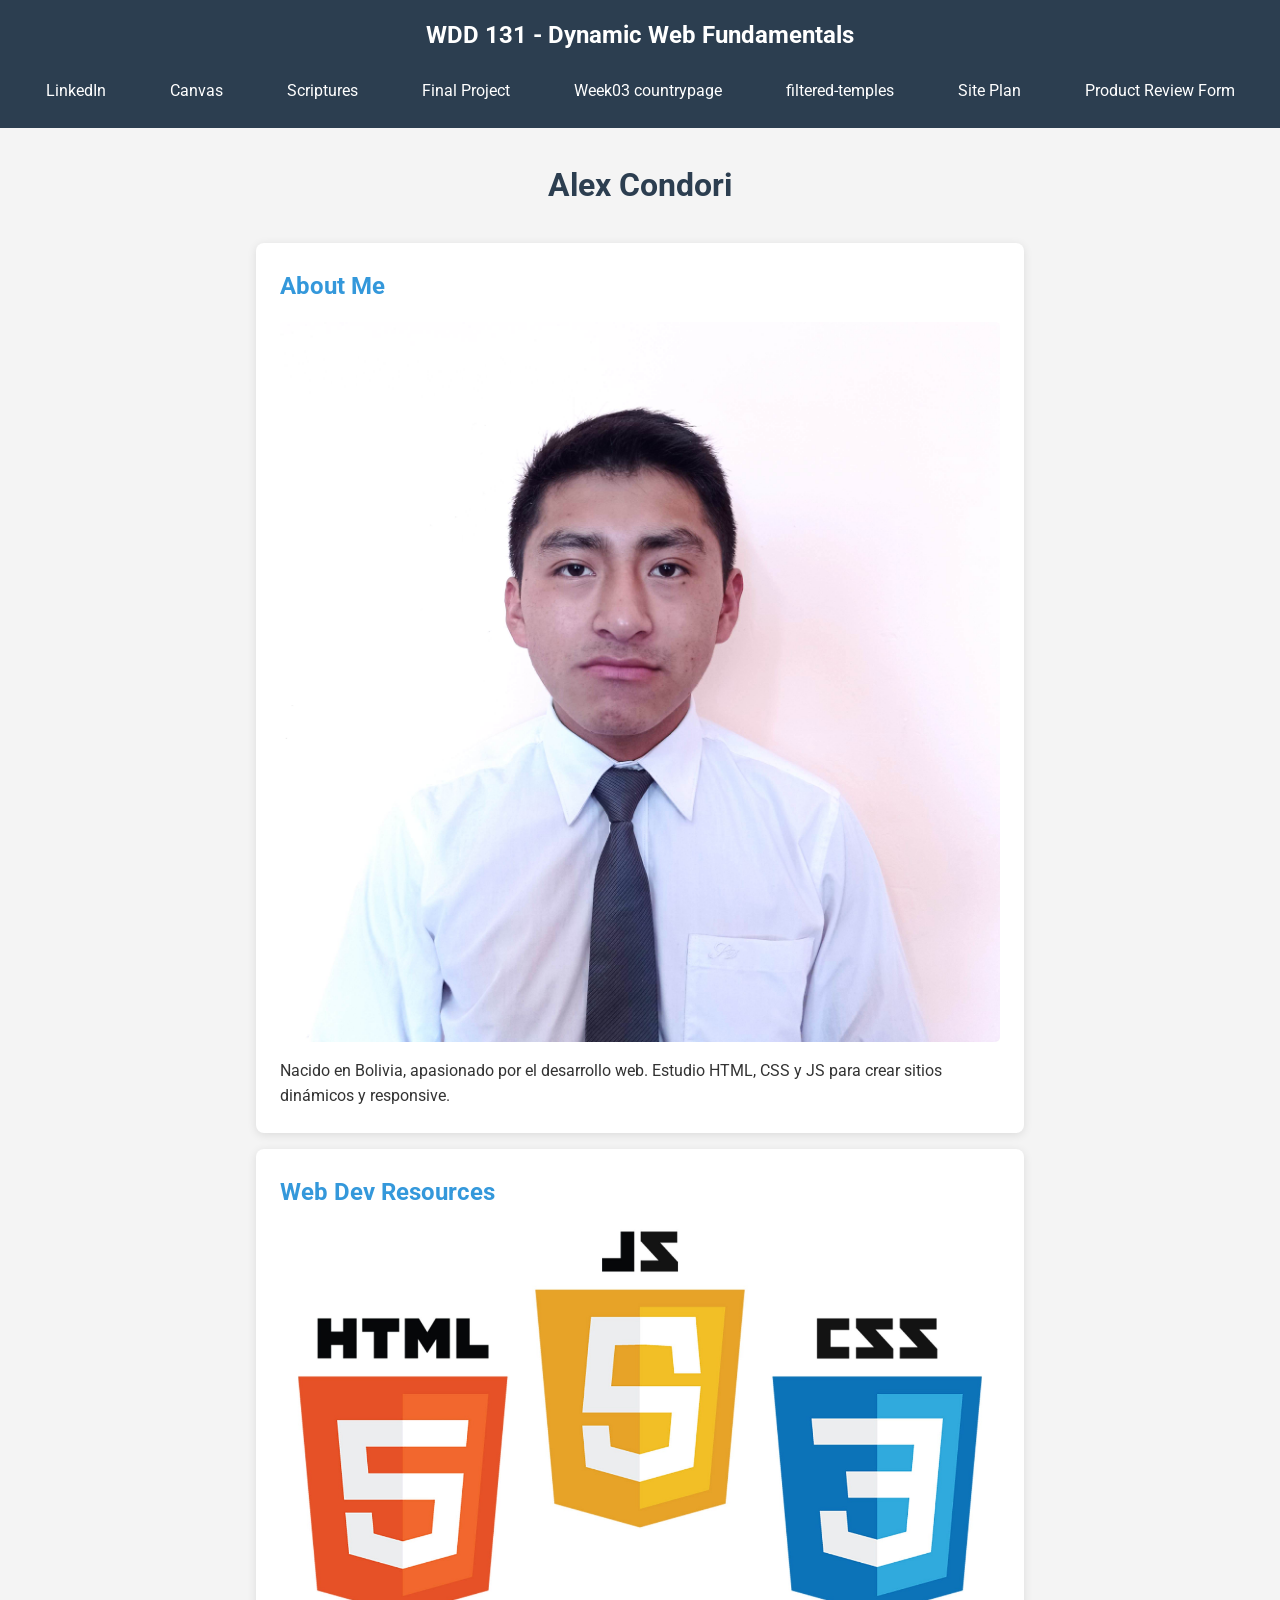
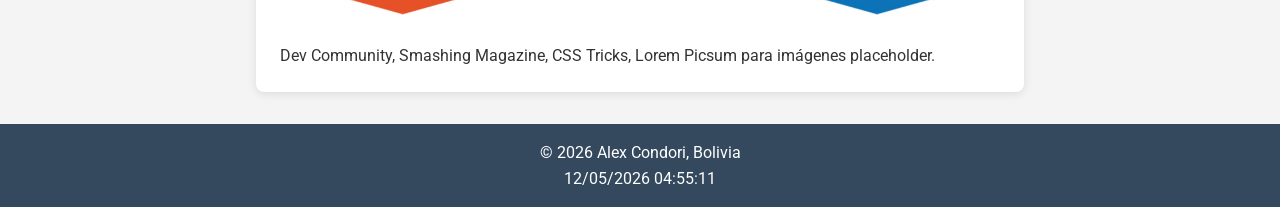
<file: index.html>
<!DOCTYPE html>
<html lang="en">
<head>
    <meta charset="UTF-8">
    <meta name="viewport" content="width=device-width, initial-scale=1.0">
    <title>WDD 131 - Dynamic Web Fundamentals - Alex Condori</title>
    <meta name="description" content="WDD 131 - Dynamic Web Fundamentals Alex Condori. HTML, CSS, JavaScript, responsive design, web development fundamentals.">
    <meta name="author" content="Alex Condori">
    <link rel="stylesheet" href="styles/base.css">
    <link rel="preconnect" href="https://fonts.googleapis.com">
    <link rel="preconnect" href="https://fonts.gstatic.com" crossorigin>
    <link href="https://fonts.googleapis.com/css2?family=Roboto:wght@400;700&display=swap" rel="stylesheet">
    <script src="scripts/getdates.js" defer></script>
</head>
<body>
    <header>
        <span id="course-title">WDD 131 - Dynamic Web Fundamentals</span>
        <nav>
            <a href="https://www.linkedin.com/in/alexcondori" target="_blank">LinkedIn</a>
            <a href="https://byupw.instructure.com/" target="_blank">Canvas</a>
            <a href="https://www.churchofjesuschrist.org/study/scriptures/bofm/hel/10?lang=spa" target="_blank">Scriptures</a>
            <a href="proyect/index.html">Final Project</a>
            <a href="place.html">Week03 countrypage</a>
            <a href="week5/filtered-temples.html">filtered-temples</a>
            <a href="proyect/siteplan.html">Site Plan</a> 
            <a href="product review form/form.html">Product Review Form</a> 
        </nav>  
    </header>

    <main>
        <h1>Alex Condori</h1>

        <section class="card">
            <h2>About Me</h2>
            <img src="images/about.jpg" alt="Foto personal de Alex Condori" loading="lazy" width="300" height="200">
            <p>Nacido en Bolivia, apasionado por el desarrollo web. Estudio HTML, CSS y JS para crear sitios dinámicos y responsive.</p>
        </section>

        <section class="card">
            <h2>Web Dev Resources</h2>
            <img src="images/resources.jpg" alt="Herramientas de desarrollo web" loading="lazy" width="300" height="200">
            <p>Dev Community, Smashing Magazine, CSS Tricks, Lorem Picsum para imágenes placeholder.</p>
        </section>
    </main>

    <footer>
        <p>&copy; <span id="currentyear"></span> Alex Condori, Bolivia</p>
        <p id="lastModified"></p>
    </footer>
</body>
</html>
</file>
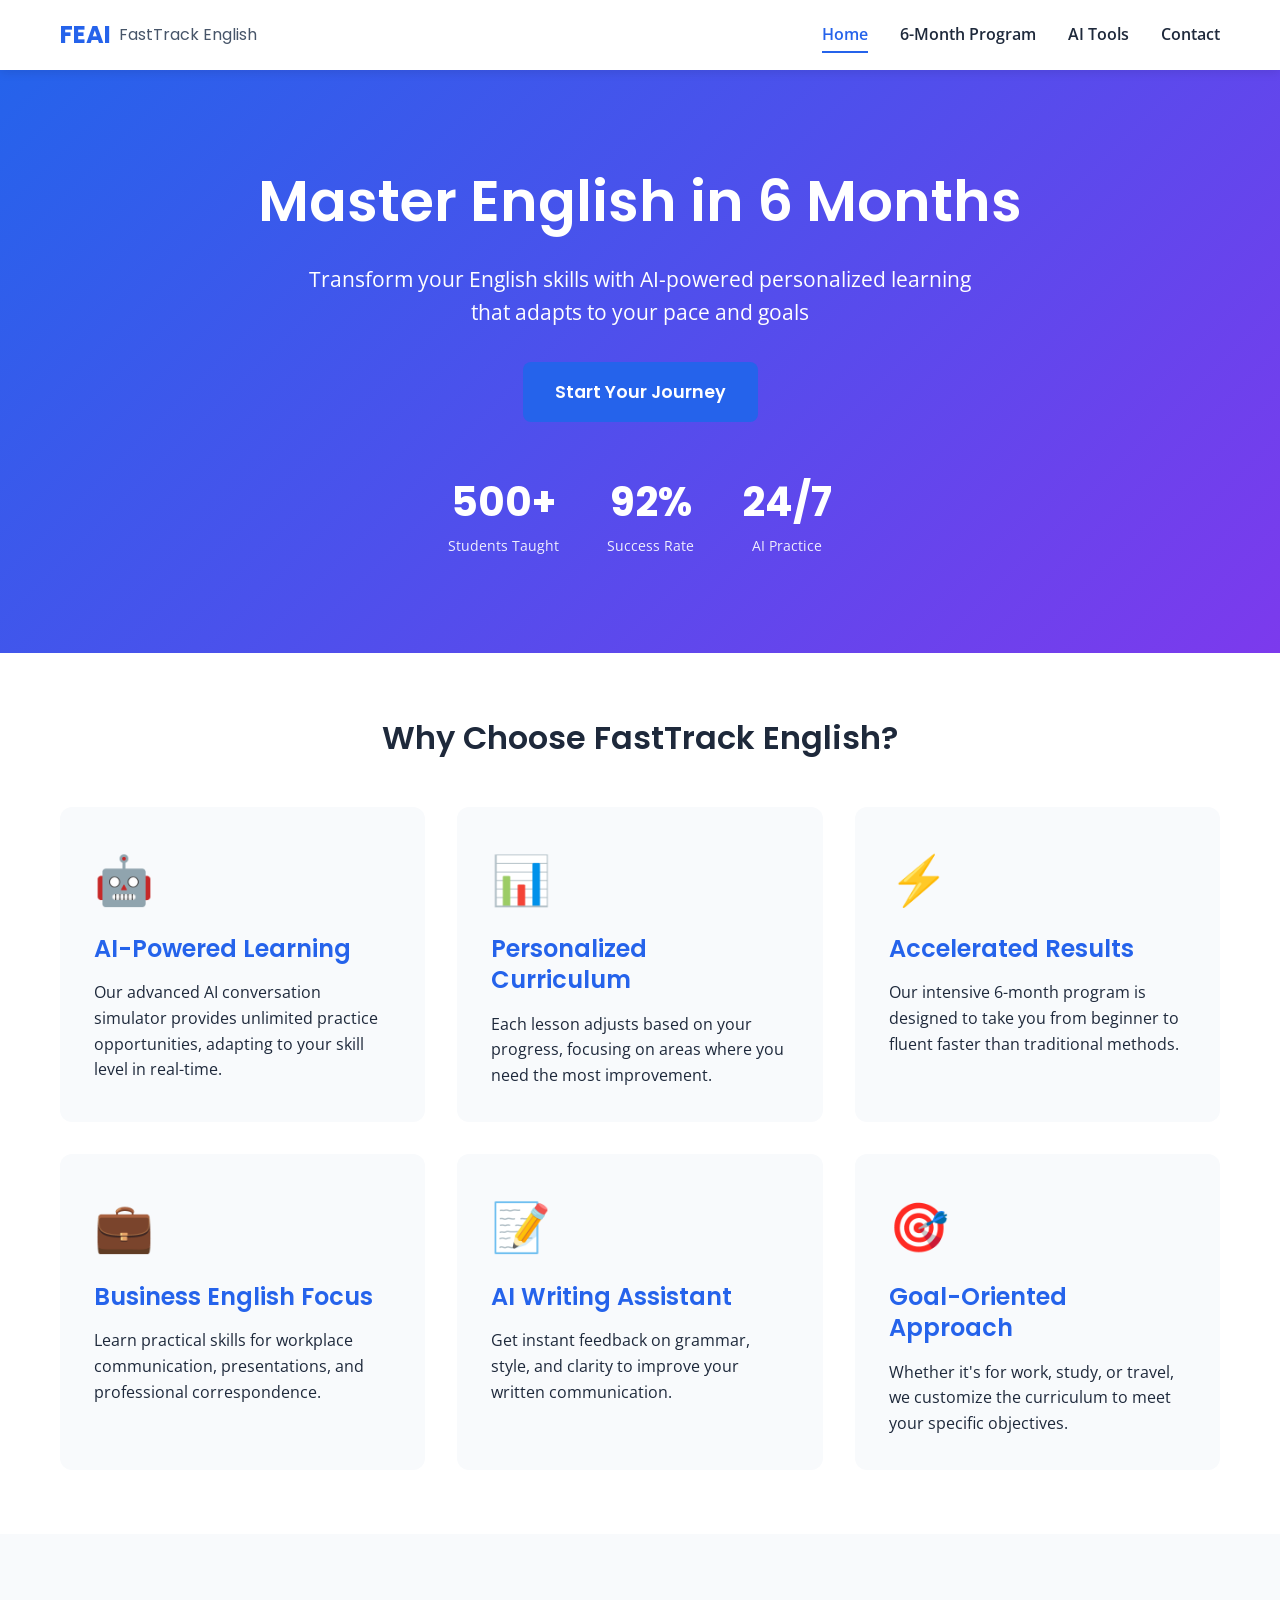
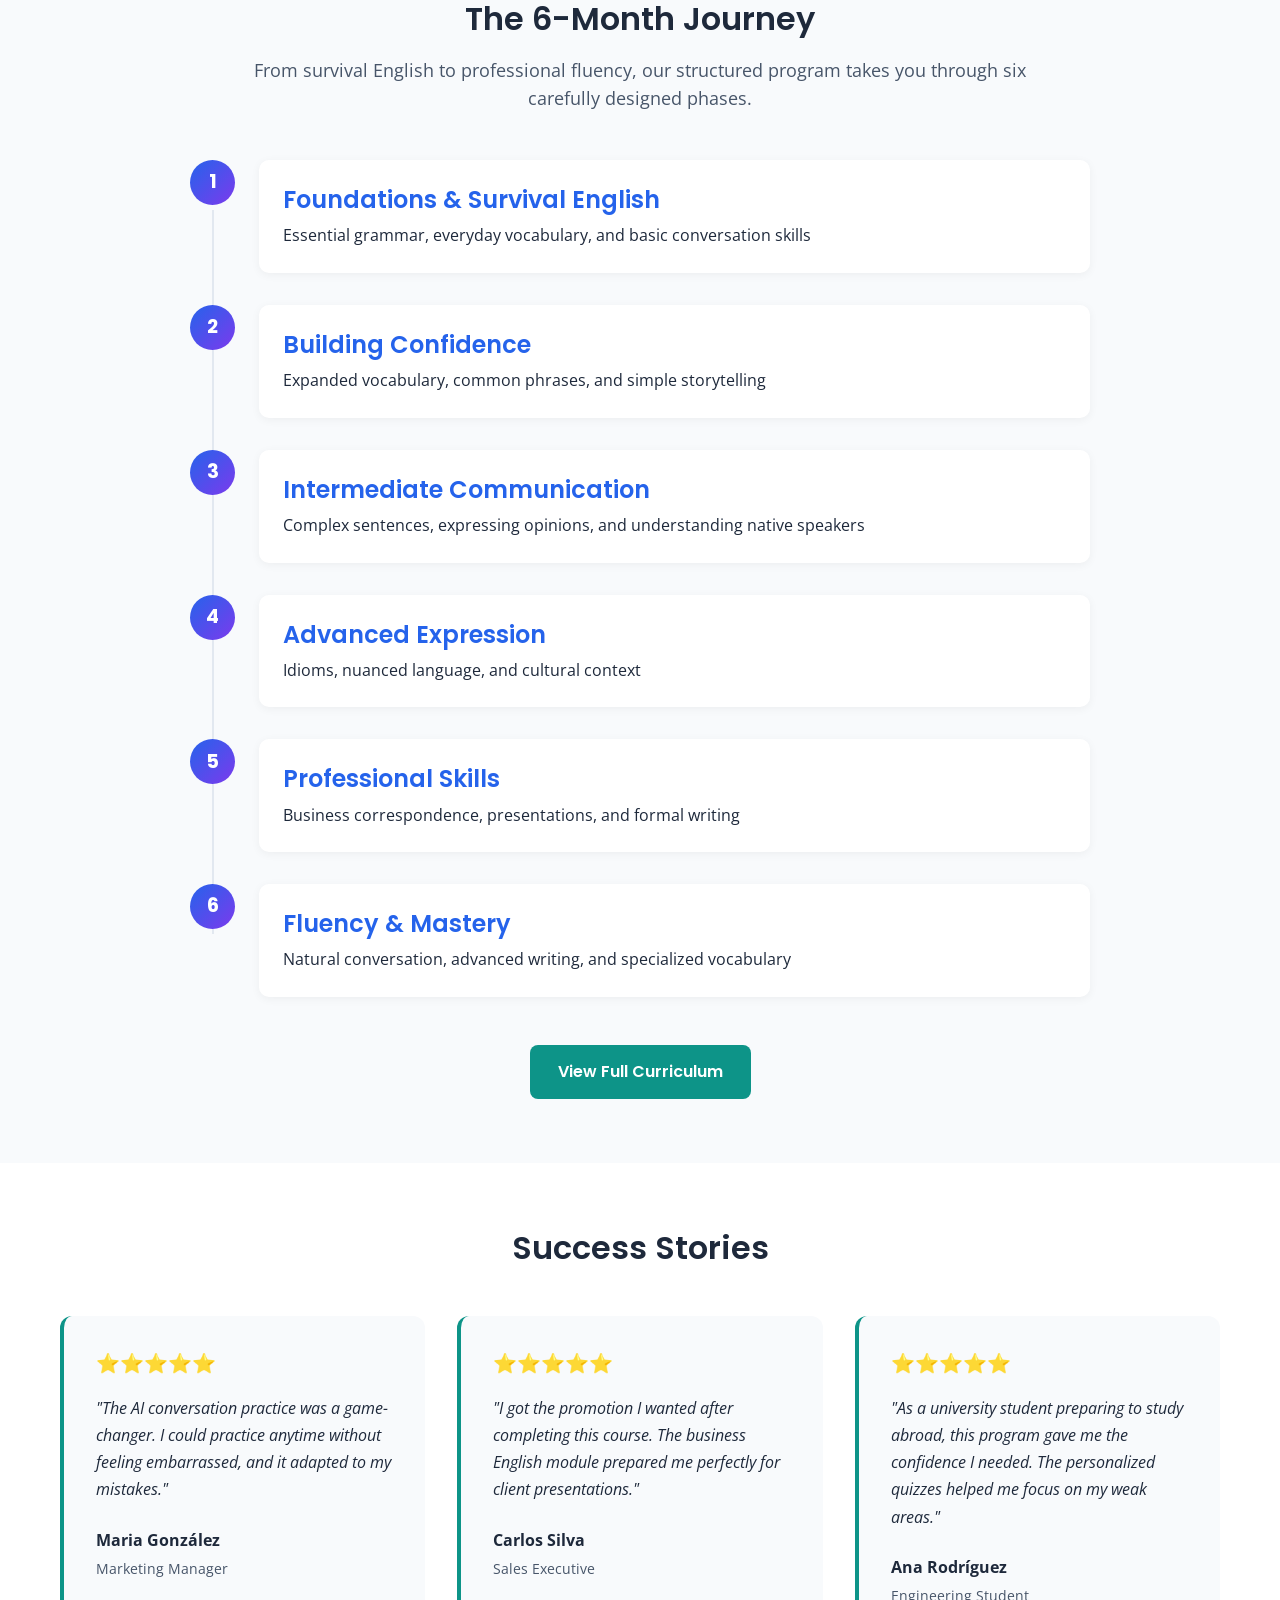
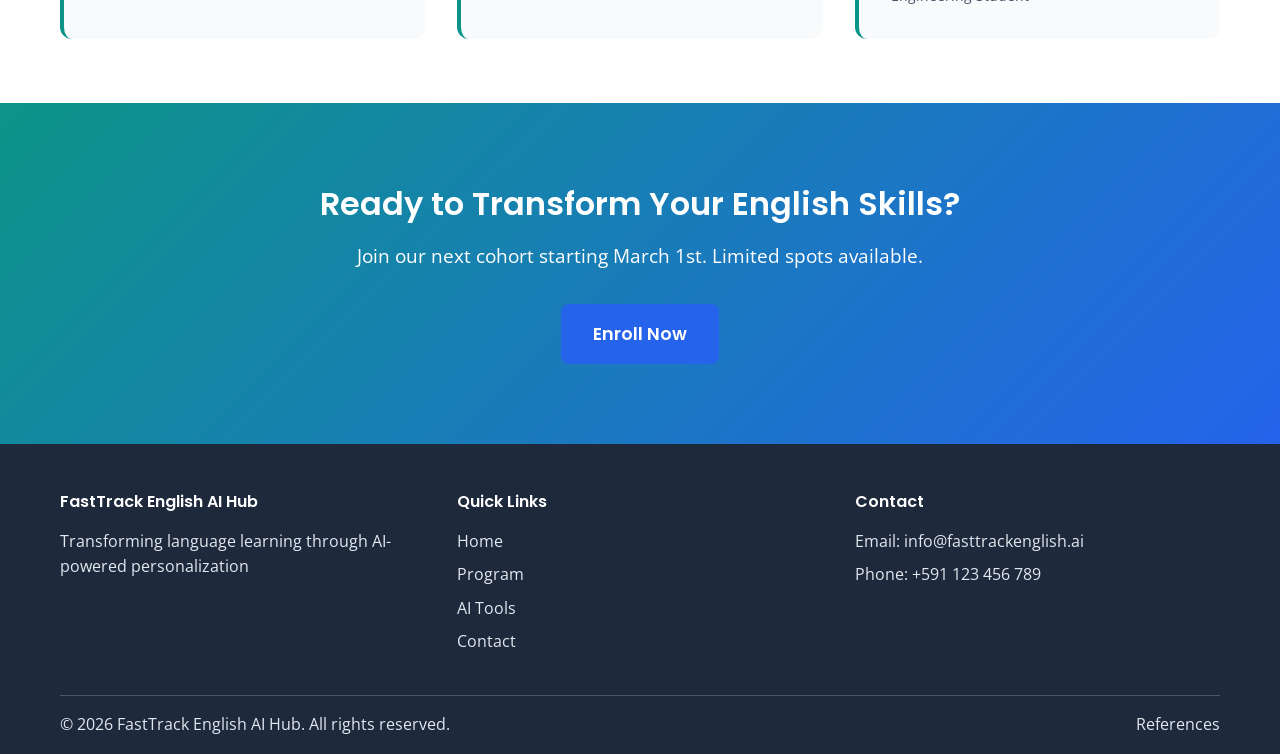
<file: proyect/index.html>
<!DOCTYPE html>
<html lang="en">
<head>
    <meta charset="UTF-8">
    <meta name="viewport" content="width=device-width, initial-scale=1.0">
    <meta name="description" content="Master English in 6 months with AI-powered personalized learning. FastTrack English AI Hub offers intensive courses with conversation simulators and adaptive tools.">
    <title>FastTrack English AI Hub - Master English in 6 Months</title>
    <link rel="preconnect" href="https://fonts.googleapis.com">
    <link rel="preconnect" href="https://fonts.gstatic.com" crossorigin>
    <link href="https://fonts.googleapis.com/css2?family=Open+Sans:wght@400;600&family=Poppins:wght@600;700&display=swap" rel="stylesheet">
    <link rel="stylesheet" href="styles/base.css">
    <link rel="stylesheet" href="styles/home.css">
</head>
<body>
    <header>
        <div class="container">
            <div class="logo">
                <span class="logo-text">FEAI</span>
                <span class="logo-full">FastTrack English</span>
            </div>
            <button class="mobile-menu-toggle" aria-label="Toggle navigation menu">
                <span></span>
                <span></span>
                <span></span>
            </button>
            <nav>
                <ul>
                    <li><a href="index.html" class="active">Home</a></li>
                    <li><a href="program.html">6-Month Program</a></li>
                    <li><a href="ai-tools.html">AI Tools</a></li>
                    <li><a href="contact.html">Contact</a></li>
                </ul>
            </nav>
        </div>
    </header>

    <main>
        <section class="hero">
            <div class="container">
                <h1>Master English in 6 Months</h1>
                <p class="hero-subtitle">Transform your English skills with AI-powered personalized learning that adapts to your pace and goals</p>
                <a href="contact.html" class="cta-button">Start Your Journey</a>
                <div class="hero-stats">
                    <div class="stat-item">
                        <span class="stat-number">500+</span>
                        <span class="stat-label">Students Taught</span>
                    </div>
                    <div class="stat-item">
                        <span class="stat-number">92%</span>
                        <span class="stat-label">Success Rate</span>
                    </div>
                    <div class="stat-item">
                        <span class="stat-number">24/7</span>
                        <span class="stat-label">AI Practice</span>
                    </div>
                </div>
            </div>
        </section>

        <section class="features">
            <div class="container">
                <h2>Why Choose FastTrack English?</h2>
                <div class="features-grid">
                    <div class="feature-card">
                        <div class="feature-icon">🤖</div>
                        <h3>AI-Powered Learning</h3>
                        <p>Our advanced AI conversation simulator provides unlimited practice opportunities, adapting to your skill level in real-time.</p>
                    </div>
                    <div class="feature-card">
                        <div class="feature-icon">📊</div>
                        <h3>Personalized Curriculum</h3>
                        <p>Each lesson adjusts based on your progress, focusing on areas where you need the most improvement.</p>
                    </div>
                    <div class="feature-card">
                        <div class="feature-icon">⚡</div>
                        <h3>Accelerated Results</h3>
                        <p>Our intensive 6-month program is designed to take you from beginner to fluent faster than traditional methods.</p>
                    </div>
                    <div class="feature-card">
                        <div class="feature-icon">💼</div>
                        <h3>Business English Focus</h3>
                        <p>Learn practical skills for workplace communication, presentations, and professional correspondence.</p>
                    </div>
                    <div class="feature-card">
                        <div class="feature-icon">📝</div>
                        <h3>AI Writing Assistant</h3>
                        <p>Get instant feedback on grammar, style, and clarity to improve your written communication.</p>
                    </div>
                    <div class="feature-card">
                        <div class="feature-icon">🎯</div>
                        <h3>Goal-Oriented Approach</h3>
                        <p>Whether it's for work, study, or travel, we customize the curriculum to meet your specific objectives.</p>
                    </div>
                </div>
            </div>
        </section>

        <section class="program-overview">
            <div class="container">
                <h2>The 6-Month Journey</h2>
                <p class="section-intro">From survival English to professional fluency, our structured program takes you through six carefully designed phases.</p>
                <div class="timeline">
                    <div class="timeline-item">
                        <div class="timeline-marker">1</div>
                        <div class="timeline-content">
                            <h3>Foundations & Survival English</h3>
                            <p>Essential grammar, everyday vocabulary, and basic conversation skills</p>
                        </div>
                    </div>
                    <div class="timeline-item">
                        <div class="timeline-marker">2</div>
                        <div class="timeline-content">
                            <h3>Building Confidence</h3>
                            <p>Expanded vocabulary, common phrases, and simple storytelling</p>
                        </div>
                    </div>
                    <div class="timeline-item">
                        <div class="timeline-marker">3</div>
                        <div class="timeline-content">
                            <h3>Intermediate Communication</h3>
                            <p>Complex sentences, expressing opinions, and understanding native speakers</p>
                        </div>
                    </div>
                    <div class="timeline-item">
                        <div class="timeline-marker">4</div>
                        <div class="timeline-content">
                            <h3>Advanced Expression</h3>
                            <p>Idioms, nuanced language, and cultural context</p>
                        </div>
                    </div>
                    <div class="timeline-item">
                        <div class="timeline-marker">5</div>
                        <div class="timeline-content">
                            <h3>Professional Skills</h3>
                            <p>Business correspondence, presentations, and formal writing</p>
                        </div>
                    </div>
                    <div class="timeline-item">
                        <div class="timeline-marker">6</div>
                        <div class="timeline-content">
                            <h3>Fluency & Mastery</h3>
                            <p>Natural conversation, advanced writing, and specialized vocabulary</p>
                        </div>
                    </div>
                </div>
                <a href="program.html" class="secondary-button">View Full Curriculum</a>
            </div>
        </section>

        <section class="testimonials">
            <div class="container">
                <h2>Success Stories</h2>
                <div class="testimonials-grid">
                    <div class="testimonial-card">
                        <div class="testimonial-rating">⭐⭐⭐⭐⭐</div>
                        <p class="testimonial-text">"The AI conversation practice was a game-changer. I could practice anytime without feeling embarrassed, and it adapted to my mistakes."</p>
                        <div class="testimonial-author">
                            <strong>Maria González</strong>
                            <span>Marketing Manager</span>
                        </div>
                    </div>
                    <div class="testimonial-card">
                        <div class="testimonial-rating">⭐⭐⭐⭐⭐</div>
                        <p class="testimonial-text">"I got the promotion I wanted after completing this course. The business English module prepared me perfectly for client presentations."</p>
                        <div class="testimonial-author">
                            <strong>Carlos Silva</strong>
                            <span>Sales Executive</span>
                        </div>
                    </div>
                    <div class="testimonial-card">
                        <div class="testimonial-rating">⭐⭐⭐⭐⭐</div>
                        <p class="testimonial-text">"As a university student preparing to study abroad, this program gave me the confidence I needed. The personalized quizzes helped me focus on my weak areas."</p>
                        <div class="testimonial-author">
                            <strong>Ana Rodríguez</strong>
                            <span>Engineering Student</span>
                        </div>
                    </div>
                </div>
            </div>
        </section>

        <section class="cta-section">
            <div class="container">
                <h2>Ready to Transform Your English Skills?</h2>
                <p>Join our next cohort starting March 1st. Limited spots available.</p>
                <a href="contact.html" class="cta-button">Enroll Now</a>
            </div>
        </section>
    </main>

    <footer>
        <div class="container">
            <div class="footer-content">
                <div class="footer-section">
                    <h4>FastTrack English AI Hub</h4>
                    <p>Transforming language learning through AI-powered personalization</p>
                </div>
                <div class="footer-section">
                    <h4>Quick Links</h4>
                    <ul>
                        <li><a href="index.html">Home</a></li>
                        <li><a href="program.html">Program</a></li>
                        <li><a href="ai-tools.html">AI Tools</a></li>
                        <li><a href="contact.html">Contact</a></li>
                    </ul>
                </div>
                <div class="footer-section">
                    <h4>Contact</h4>
                    <p>Email: info@fasttrackenglish.ai</p>
                    <p>Phone: +591 123 456 789</p>
                </div>
            </div>
            <div class="footer-bottom">
                <p>&copy; 2026 FastTrack English AI Hub. All rights reserved.</p>
                <a href="references.html">References</a>
            </div>
        </div>
    </footer>

    <script src="scripts/main.js"></script>
</body>
</html>
</file>
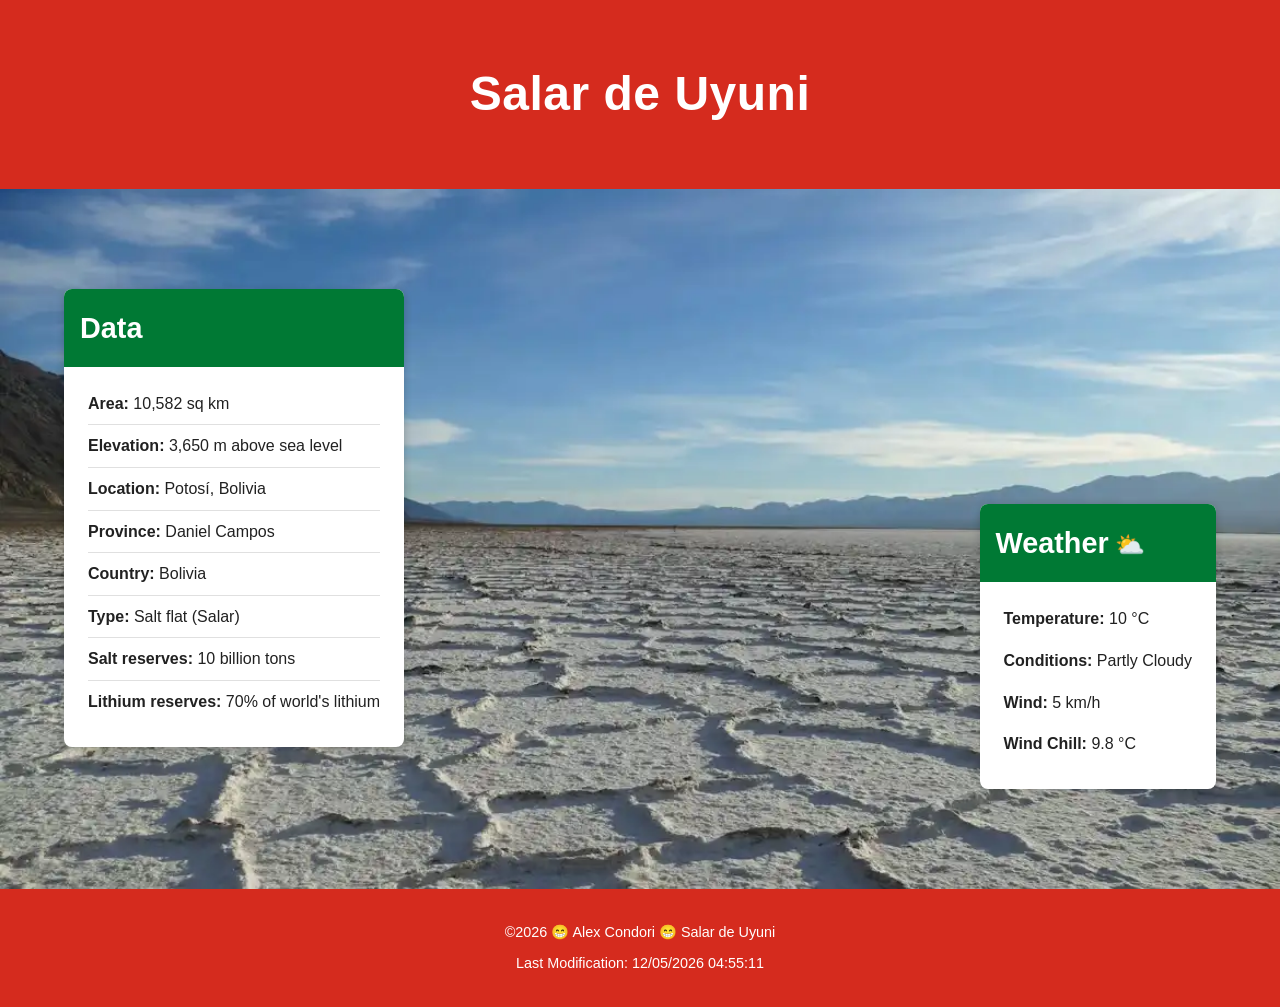
<file: place.html>
<!DOCTYPE html>
<html lang="en">
<head>
    <meta charset="UTF-8">
    <meta name="viewport" content="width=device-width, initial-scale=1.0">
    <meta name="description" content="Información sobre el Salar de Uyuni, el mayor desierto de sal del mundo ubicado en Bolivia">
    <meta name="author" content="Alex Condori">
    <title>Salar de Uyuni - Bolivia</title>
    <link rel="stylesheet" href="styles/place.css">
    <script src="scripts/place.js" defer></script>
</head>
<body>
    <header>
        <h1>Salar de Uyuni</h1>
    </header>

    <main>
        <div class="hero">
            <picture>
                <source 
                    media="(min-width: 768px)" 
                    srcset="images/salar-hero-large.webp">
                <img 
                    src="images/salar-hero-small.webp" 
                    alt="Salar de Uyuni - El mayor desierto de sal del mundo" 
                    loading="lazy">
            </picture>
        </div>

        <section class="data-section">
            <h2>Data</h2>
            <div class="data-content">
                <p><strong>Area:</strong> 10,582 sq km</p>
                <p><strong>Elevation:</strong> 3,650 m above sea level</p>
                <p><strong>Location:</strong> Potosí, Bolivia</p>
                <p><strong>Province:</strong> Daniel Campos</p>
                <p><strong>Country:</strong> Bolivia</p>
                <p><strong>Type:</strong> Salt flat (Salar)</p>
                <p><strong>Salt reserves:</strong> 10 billion tons</p>
                <p><strong>Lithium reserves:</strong> 70% of world's lithium</p>
            </div>
        </section>

        <section class="weather-section">
            <h2 class="weather-heading">Weather</h2>
            <div class="weather-content">
                <div class="weather-icon-mobile">
                    <img src="images/partly-cloudy.svg" alt="Partly cloudy weather icon">
                </div>
                <div class="weather-info">
                    <p><strong>Temperature:</strong> 10 °C</p>
                    <p><strong>Conditions:</strong> Partly Cloudy</p>
                    <p><strong>Wind:</strong> 5 km/h</p>
                    <p><strong>Wind Chill:</strong> <span id="windchill">N/A</span></p>
                </div>
            </div>
        </section>
    </main>

    <footer>
        <p>&copy;<span id="currentYear"></span> 😁 Alex Condori 😁 Salar de Uyuni</p>
        <p>Last Modification: <span id="lastModified"></span></p>
    </footer>
</body>
</html>
</file>
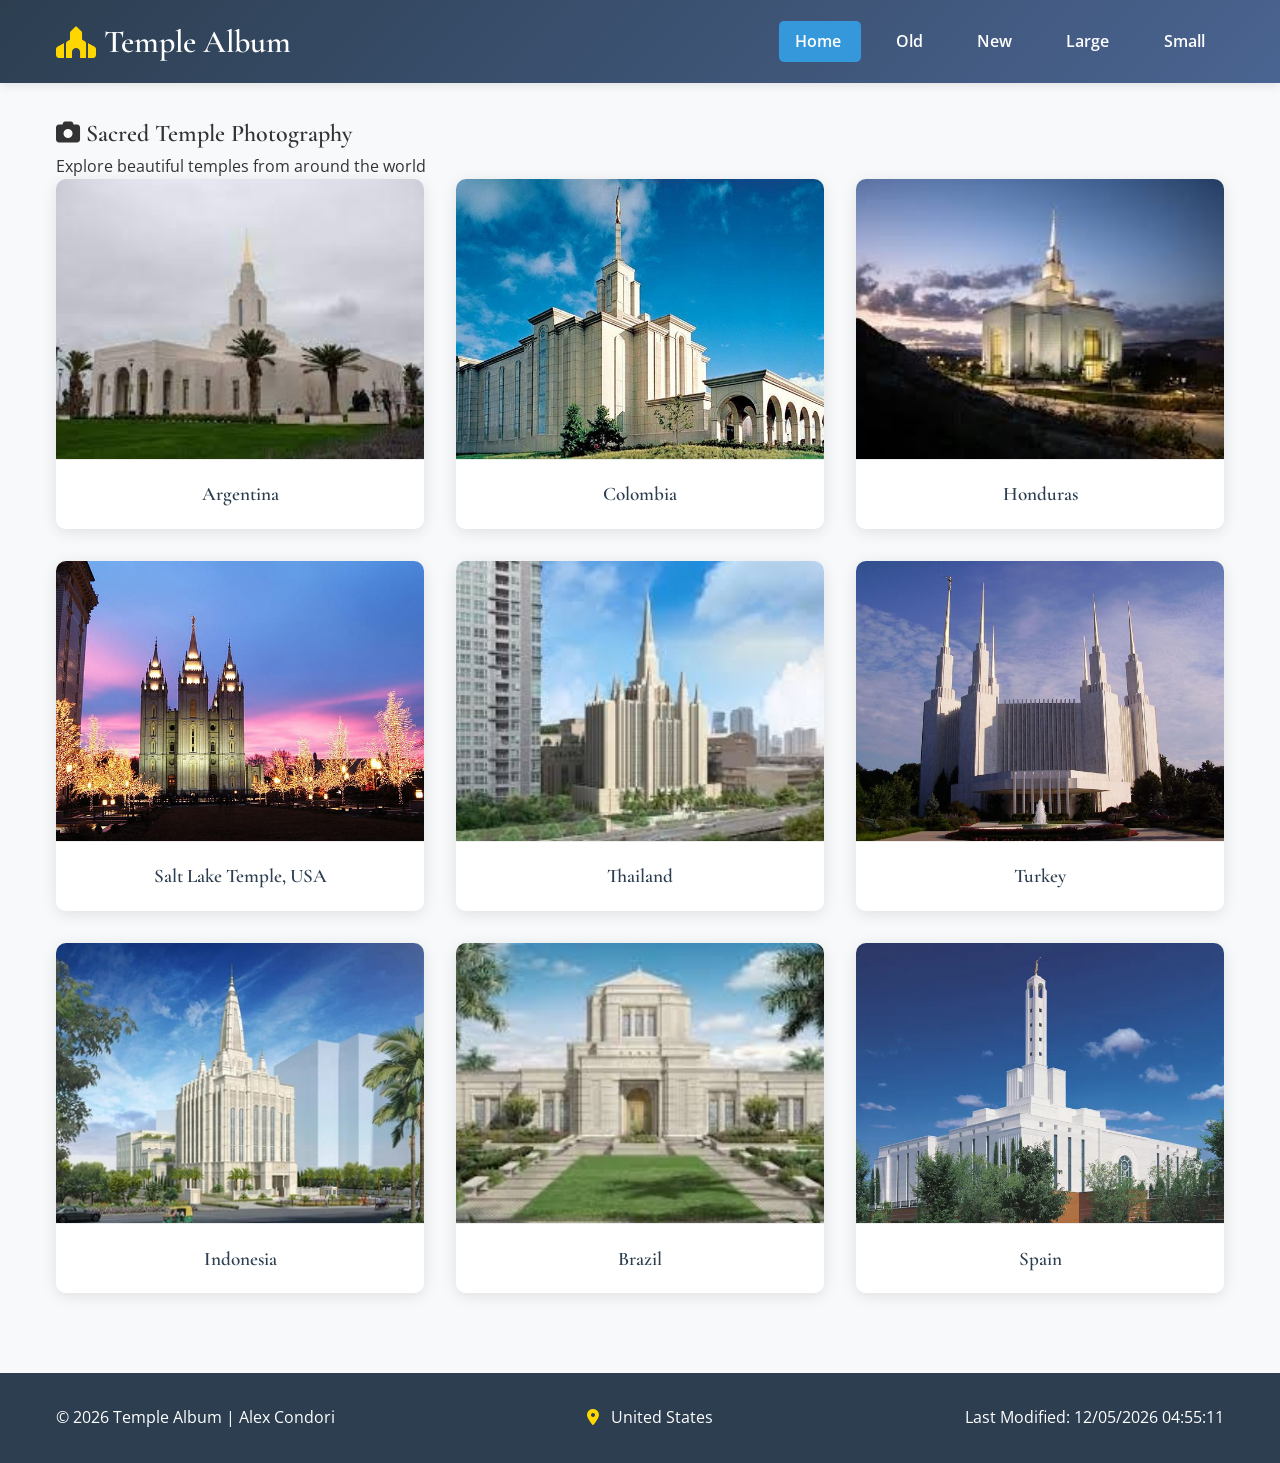
<file: temples.html>
<!DOCTYPE html>
<html lang="en">
<head>
    <meta charset="UTF-8">
    <meta name="viewport" content="width=device-width, initial-scale=1.0">
    <meta name="description" content="A responsive temple photo album with beautiful temple images from around the world">
    <title>Temple Album | Sacred Places</title>
    <link rel="preconnect" href="https://fonts.googleapis.com">
    <link rel="preconnect" href="https://fonts.gstatic.com" crossorigin>
    <link href="https://fonts.googleapis.com/css2?family=Cormorant+Garamond:wght@400;600&family=Open+Sans:wght@400;600&display=swap" rel="stylesheet">
    <link rel="stylesheet" href="styles/temples.css">
    <link rel="stylesheet" href="styles/temples-large.css" media="(min-width: 768px)">
    <link rel="stylesheet" href="https://cdnjs.cloudflare.com/ajax/libs/font-awesome/6.4.0/css/all.min.css">
    <script src="scripts/temples.js" defer></script>
</head>
<body>
    <header>
        <div class="header-content">
            <h1><i class="fas fa-place-of-worship"></i> Temple Album</h1>
            <button class="hamburger" aria-label="Toggle navigation menu">
                <i class="fas fa-bars"></i>
                <i class="fas fa-times"></i>
            </button>
            <nav>
                <ul class="nav-menu">
                    <li><a href="#" class="active">Home</a></li>
                    <li><a href="#">Old</a></li>
                    <li><a href="#">New</a></li>
                    <li><a href="#">Large</a></li>
                    <li><a href="#">Small</a></li>
                </ul>
            </nav>
        </div>
    </header>

    <main>
        <div class="temples ">
            <h2><i class="fas fa-camera"></i> Sacred Temple Photography</h2>
            <p>Explore beautiful temples from around the world</p>
        </div>

        <div class="gallery">
            <figure>
                <img src="./images/argentina.jpg" 
                     alt="argentina" loading="lazy">
                <figcaption>Argentina</figcaption>
            </figure>
            
            <figure>
                <img src="./images/bogota.jpg" 
                     alt="colombia" loading="lazy">
                <figcaption>Colombia</figcaption>
            </figure>
            
            <figure>
                <img src="./images/honduras.jpg" 
                     alt="Honduras" loading="lazy">
                <figcaption>Honduras</figcaption>
            </figure>
            
            <figure>
                <img src="./images/saltlake.jpg"
                     alt="Salt Lake temple" loading="lazy">
                <figcaption>Salt Lake Temple, USA</figcaption>
            </figure>
            
            <figure>
                <img src="./images/thailand.jpg" 
                     alt="thailand" loading="lazy">
                <figcaption> Thailand</figcaption>
            </figure>
            
            <figure>
                <img src="./images/turkey.jpg" 
                     alt="turkey" loading="lazy">
                <figcaption>Turkey</figcaption>
            </figure>
            
            <figure>
                <img src="./images/indoneisa.jpg" 
                     alt=" Temple in Indonesia" loading="lazy">
                <figcaption>Indonesia</figcaption>
            </figure>
            
            <figure>
                <img src="./images/brazil.jpg" 
                     alt="brazil" loading="lazy">
                <figcaption>Brazil</figcaption>
            </figure>
            
            <figure>
                <img src="./images/spain.jpg" 
                     alt="Madrid" loading="lazy">
                <figcaption>Spain</figcaption>
            </figure>
        </div>
    </main>

    <footer>
        <div class="footer-content">
            <p>&copy; <span id="currentYear"></span> Temple Album | <span id="studentName">Alex Condori</span></p>
            <p><i class="fas fa-map-marker-alt"></i> United States</p>
            <p>Last Modified: <span id="lastModified"></span></p>
        </div>
    </footer>
</body>
</html>
</file>
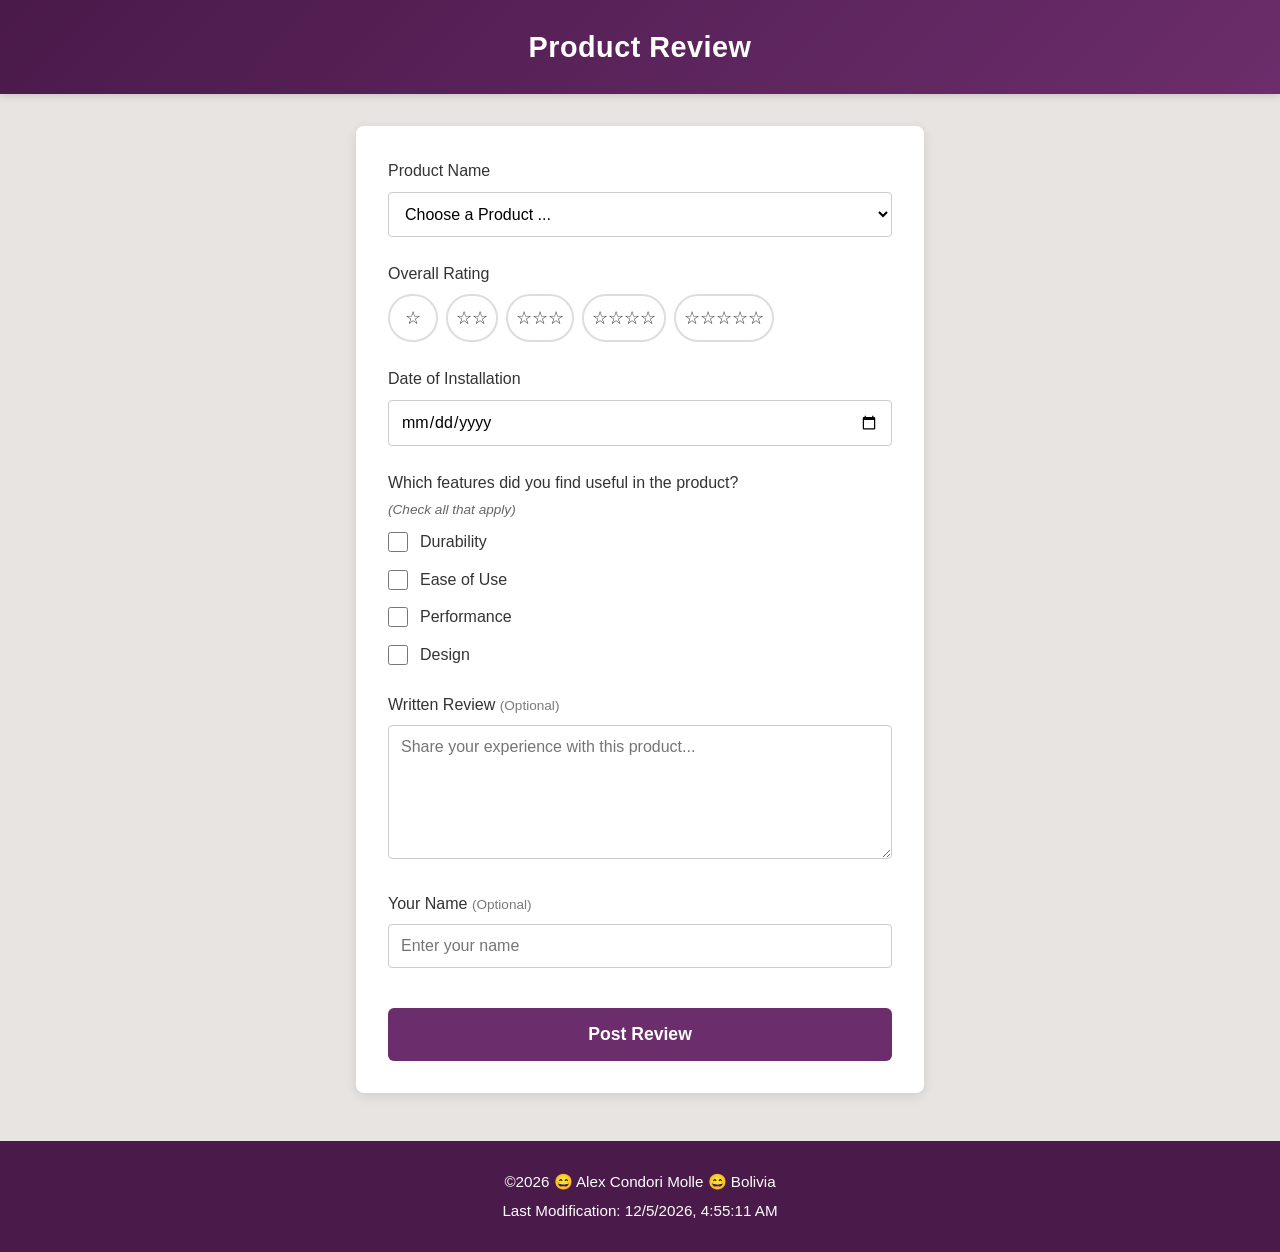
<file: product review form/form.html>
<!DOCTYPE html>
<html lang="en">
<head>
    <meta charset="UTF-8">
    <meta name="viewport" content="width=device-width, initial-scale=1.0">
    <meta name="description" content="Product review form for customer feedback">
    <meta name="author" content="Alex Condori">
    <title>Product Review Form</title>
    <link rel="stylesheet" href="styles/form.css">
</head>
<body>
    <header>
        <h1>Product Review</h1>
    </header>

    <main>
        <form action="review.html" method="get">
            <div class="form-group">
                <label for="productName">Product Name</label>
                <select id="productName" name="productName" required>
                    <option value="" disabled selected>Choose a Product ...</option>
                </select>
            </div>

            <div class="form-group">
                <label>Overall Rating</label>
                <div class="rating-container">
                    <div class="rating-option">
                        <input type="radio" id="rating1" name="rating" value="1" required>
                        <label for="rating1">
                            <span class="star">☆</span>
                        </label>
                    </div>
                    <div class="rating-option">
                        <input type="radio" id="rating2" name="rating" value="2" required>
                        <label for="rating2">
                            <span class="star">☆☆</span>
                        </label>
                    </div>
                    <div class="rating-option">
                        <input type="radio" id="rating3" name="rating" value="3" required>
                        <label for="rating3">
                            <span class="star">☆☆☆</span>
                        </label>
                    </div>
                    <div class="rating-option">
                        <input type="radio" id="rating4" name="rating" value="4" required>
                        <label for="rating4">
                            <span class="star">☆☆☆☆</span>
                        </label>
                    </div>
                    <div class="rating-option">
                        <input type="radio" id="rating5" name="rating" value="5" required>
                        <label for="rating5">
                            <span class="star">☆☆☆☆☆</span>
                        </label>
                    </div>
                </div>
            </div>

            <div class="form-group">
                <label for="installDate">Date of Installation</label>
                <input type="date" id="installDate" name="installDate" required>
            </div>

            <div class="form-group">
                <label>Which features did you find useful in the product?<br>
                <span class="helper-text">(Check all that apply)</span></label>
                <div class="checkbox-group">
                    <div class="checkbox-item">
                        <input type="checkbox" id="durability" name="features" value="Durability">
                        <label for="durability">Durability</label>
                    </div>
                    <div class="checkbox-item">
                        <input type="checkbox" id="easeOfUse" name="features" value="Ease of Use">
                        <label for="easeOfUse">Ease of Use</label>
                    </div>
                    <div class="checkbox-item">
                        <input type="checkbox" id="performance" name="features" value="Performance">
                        <label for="performance">Performance</label>
                    </div>
                    <div class="checkbox-item">
                        <input type="checkbox" id="design" name="features" value="Design">
                        <label for="design">Design</label>
                    </div>
                </div>
            </div>

            <div class="form-group">
                <label for="review">Written Review <span class="optional">(Optional)</span></label>
                <textarea id="review" name="review" rows="6" placeholder="Share your experience with this product..."></textarea>
            </div>

            <div class="form-group">
                <label for="userName">Your Name <span class="optional">(Optional)</span></label>
                <input type="text" id="userName" name="userName" placeholder="Enter your name">
            </div>

            <button type="submit" class="submit-btn">Post Review</button>
        </form>
    </main>

    <footer>
        <p>©2026 😄 Alex Condori Molle 😄 Bolivia </p>
        <p>Last Modification: <span id="lastModified"></span></p>
    </footer>

    <script src="scripts/form.js"></script>
</body>
</html>
</file>
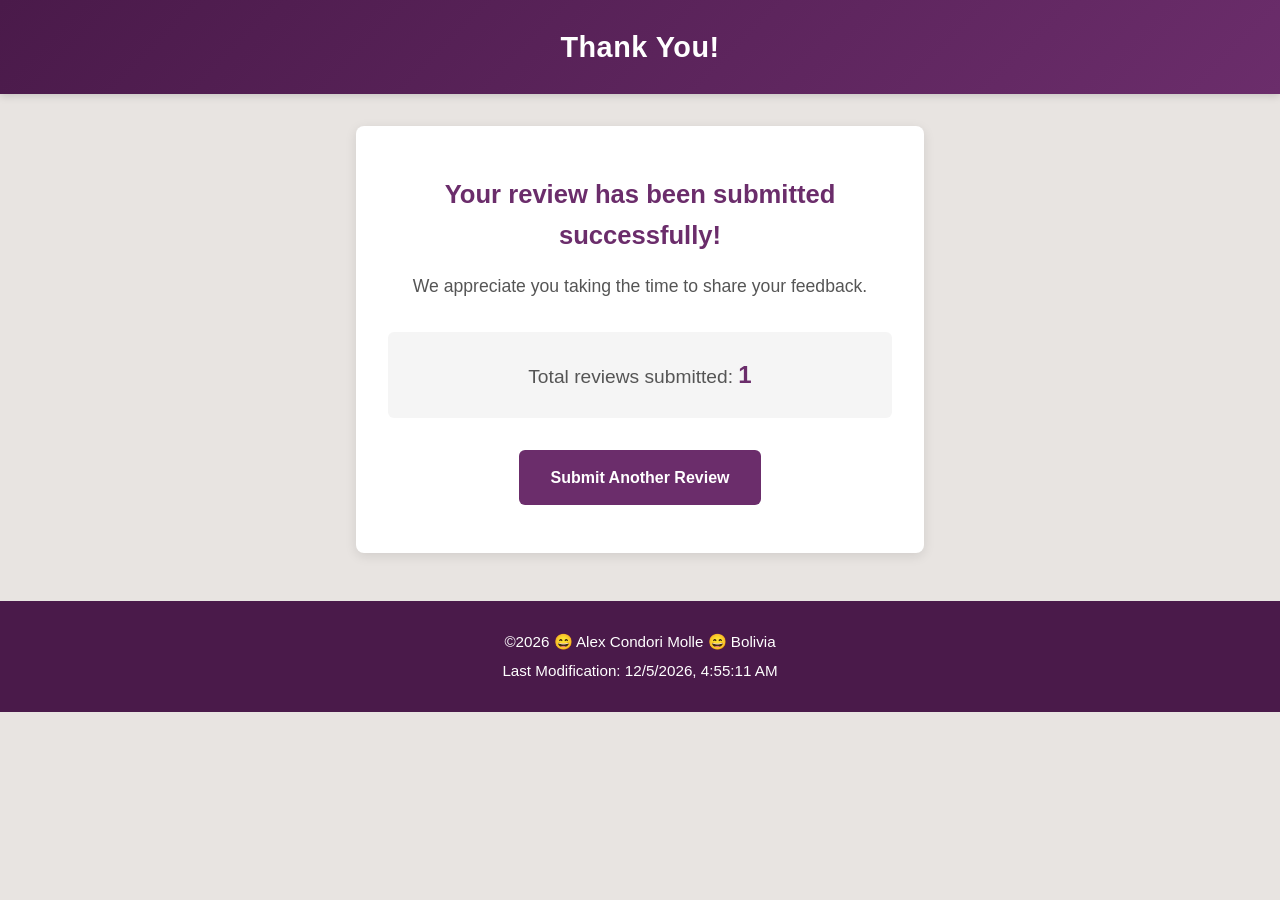
<file: product review form/review.html>
<!DOCTYPE html>
<html lang="en">
<head>
    <meta charset="UTF-8">
    <meta name="viewport" content="width=device-width, initial-scale=1.0">
    <meta name="description" content="Review submission confirmation">
    <meta name="author" content="Alex Condori Molle">
    <title>Review Submitted</title>
    <link rel="stylesheet" href="styles/form.css">
</head>
<body>
    <header>
        <h1>Thank You!</h1>
    </header>

    <main>
        <div class="confirmation-message">
            <h2>Your review has been submitted successfully!</h2>
            <p>We appreciate you taking the time to share your feedback.</p>
            <div class="review-count">
                <p>Total reviews submitted: <strong><span id="reviewCount">0</span></strong></p>
            </div>
            <a href="form.html" class="back-btn">Submit Another Review</a>
        </div>
    </main>

    <footer>
        <p>©2026 😄 Alex Condori Molle 😄 Bolivia</p>
        <p>Last Modification: <span id="lastModified"></span></p>
    </footer>

    <script src="scripts/review.js"></script>
</body>
</html>
</file>
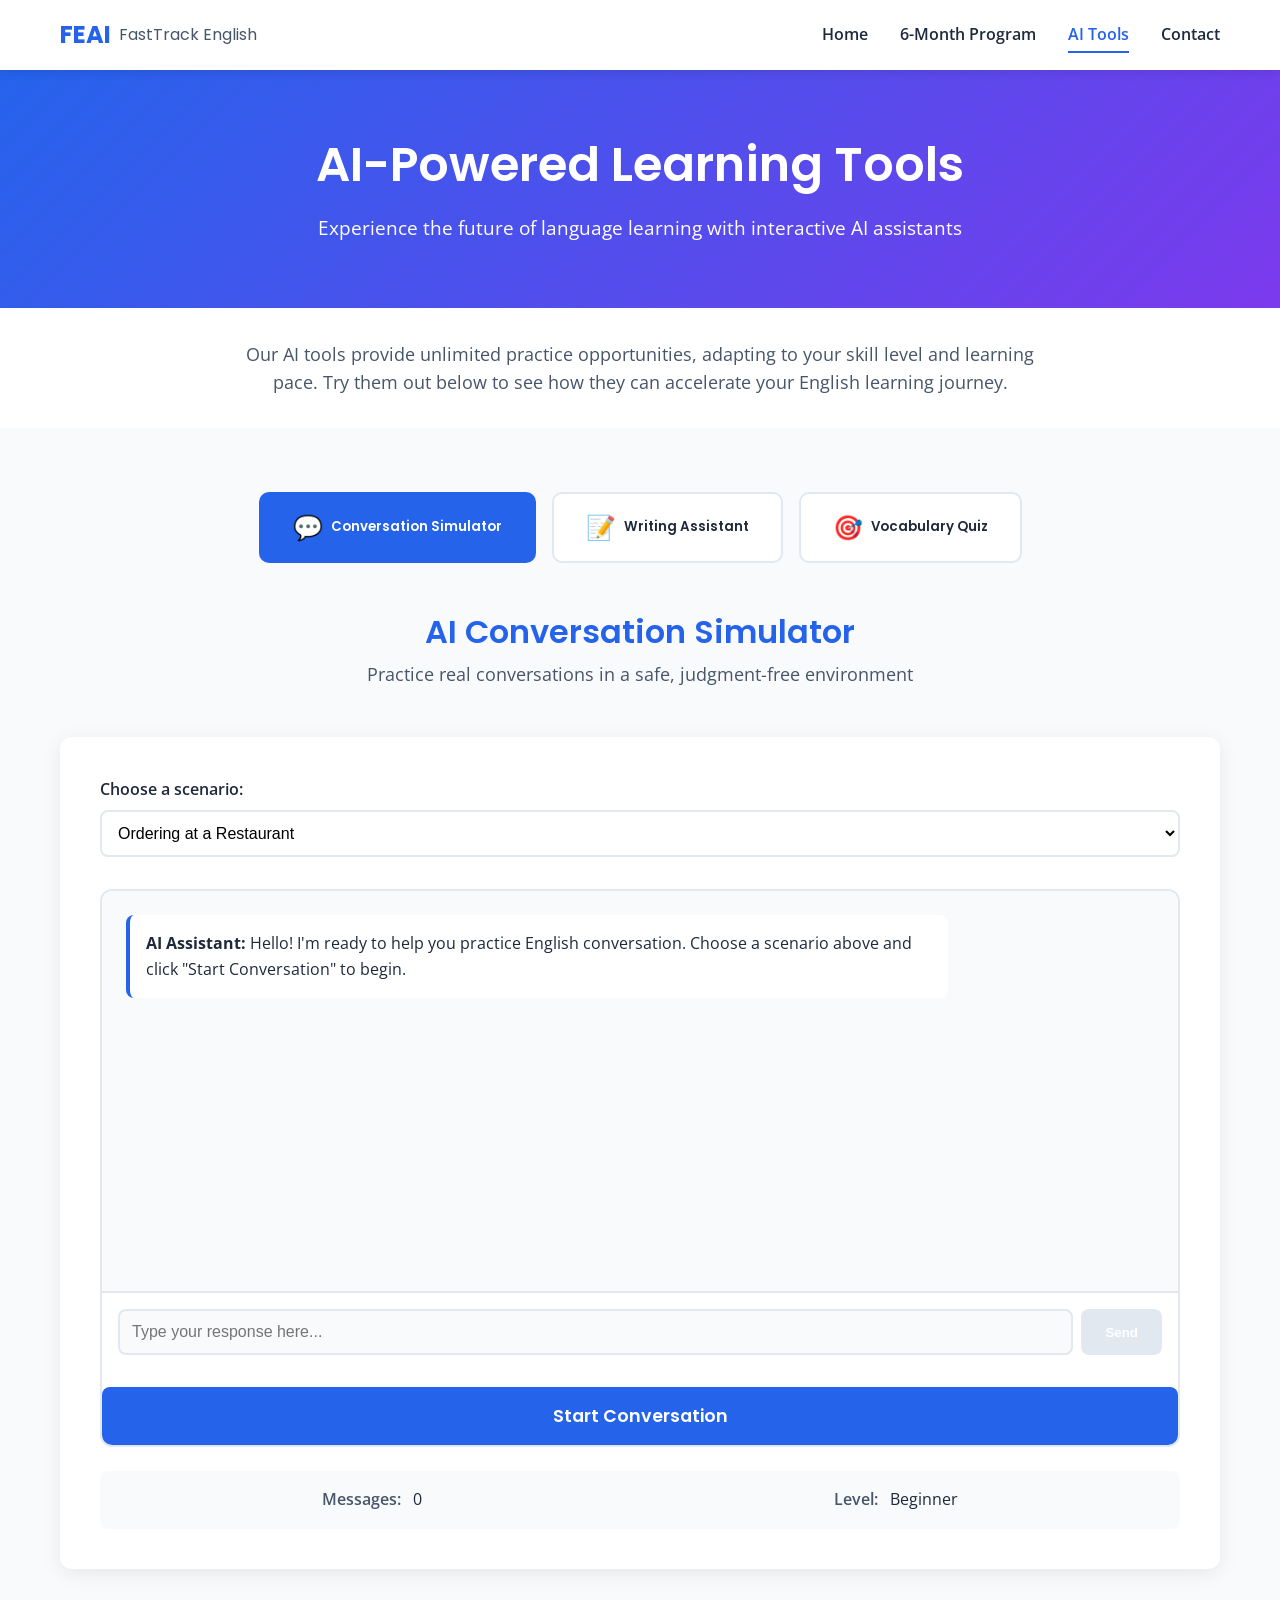
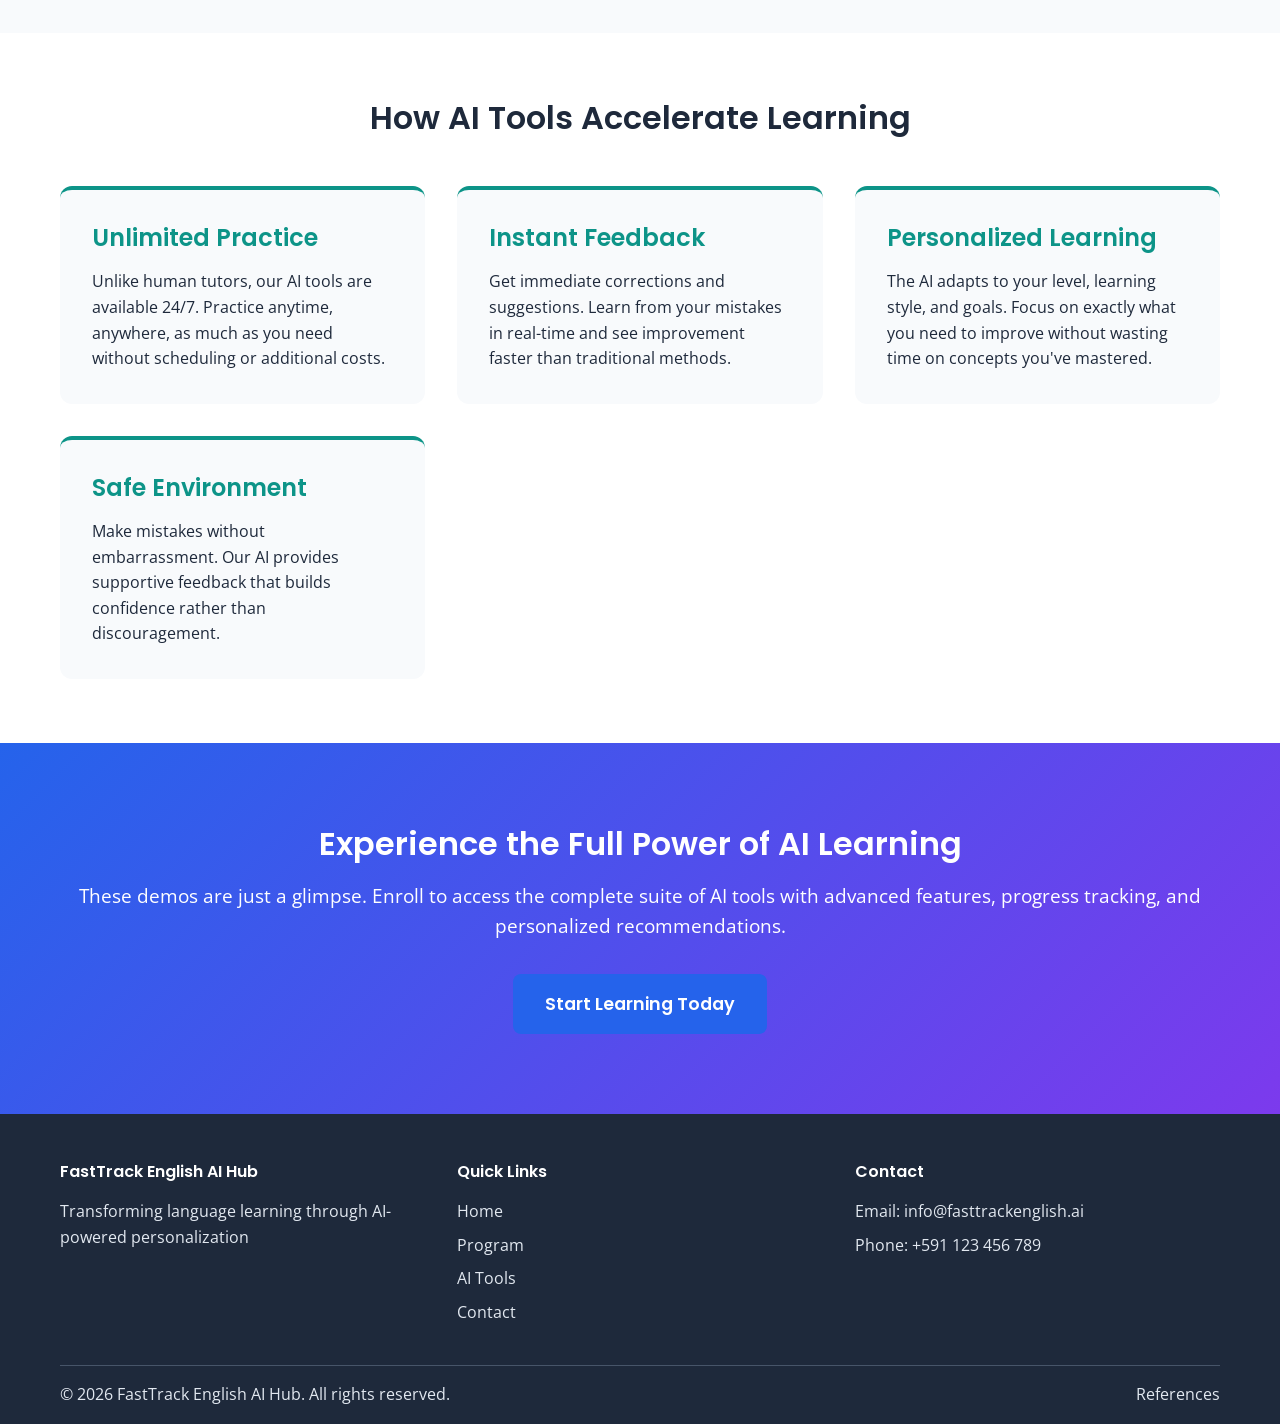
<file: proyect/ai-tools.html>
<!DOCTYPE html>
<html lang="en">
<head>
    <meta charset="UTF-8">
    <meta name="viewport" content="width=device-width, initial-scale=1.0">
    <meta name="description" content="Experience AI-powered English learning tools: conversation simulator, writing assistant, and personalized vocabulary quizzes.">
    <title>AI Tools - FastTrack English AI Hub</title>
    <link rel="preconnect" href="https://fonts.googleapis.com">
    <link rel="preconnect" href="https://fonts.gstatic.com" crossorigin>
    <link href="https://fonts.googleapis.com/css2?family=Open+Sans:wght@400;600&family=Poppins:wght@600;700&display=swap" rel="stylesheet">
    <link rel="stylesheet" href="styles/base.css">
    <link rel="stylesheet" href="styles/ai-tools.css">
</head>
<body>
    <header>
        <div class="container">
            <div class="logo">
                <span class="logo-text">FEAI</span>
                <span class="logo-full">FastTrack English</span>
            </div>
            <button class="mobile-menu-toggle" aria-label="Toggle navigation menu">
                <span></span>
                <span></span>
                <span></span>
            </button>
            <nav>
                <ul>
                    <li><a href="index.html">Home</a></li>
                    <li><a href="program.html">6-Month Program</a></li>
                    <li><a href="ai-tools.html" class="active">AI Tools</a></li>
                    <li><a href="contact.html">Contact</a></li>
                </ul>
            </nav>
        </div>
    </header>

    <main>
        <section class="page-hero">
            <div class="container">
                <h1>AI-Powered Learning Tools</h1>
                <p>Experience the future of language learning with interactive AI assistants</p>
            </div>
        </section>

        <section class="tools-intro">
            <div class="container">
                <p class="intro-text">Our AI tools provide unlimited practice opportunities, adapting to your skill level and learning pace. Try them out below to see how they can accelerate your English learning journey.</p>
            </div>
        </section>

        <section class="tool-demo">
            <div class="container">
                <div class="tool-selector">
                    <button class="tool-tab active" data-tool="conversation">
                        <span class="tool-icon">💬</span>
                        Conversation Simulator
                    </button>
                    <button class="tool-tab" data-tool="writing">
                        <span class="tool-icon">📝</span>
                        Writing Assistant
                    </button>
                    <button class="tool-tab" data-tool="quiz">
                        <span class="tool-icon">🎯</span>
                        Vocabulary Quiz
                    </button>
                </div>

                <div class="tool-content active" id="conversation-tool">
                    <div class="tool-header">
                        <h2>AI Conversation Simulator</h2>
                        <p>Practice real conversations in a safe, judgment-free environment</p>
                    </div>
                    <div class="demo-area">
                        <div class="scenario-selector">
                            <label for="scenario">Choose a scenario:</label>
                            <select id="scenario">
                                <option value="restaurant">Ordering at a Restaurant</option>
                                <option value="shopping">Shopping for Clothes</option>
                                <option value="directions">Asking for Directions</option>
                                <option value="interview">Job Interview</option>
                                <option value="meeting">Business Meeting</option>
                            </select>
                        </div>
                        <div class="chat-container">
                            <div class="chat-messages" id="chat-messages">
                                <div class="ai-message">
                                    <strong>AI Assistant:</strong> Hello! I'm ready to help you practice English conversation. Choose a scenario above and click "Start Conversation" to begin.
                                </div>
                            </div>
                            <div class="chat-input-area">
                                <input type="text" id="user-input" placeholder="Type your response here..." disabled>
                                <button id="send-message" disabled>Send</button>
                            </div>
                            <button id="start-conversation" class="primary-button">Start Conversation</button>
                        </div>
                        <div class="conversation-stats">
                            <div class="stat">
                                <span class="stat-label">Messages:</span>
                                <span id="message-count">0</span>
                            </div>
                            <div class="stat">
                                <span class="stat-label">Level:</span>
                                <span id="conversation-level">Beginner</span>
                            </div>
                        </div>
                    </div>
                </div>

                <!-- Writing Assistant -->
                <div class="tool-content" id="writing-tool">
                    <div class="tool-header">
                        <h2>AI Writing Assistant</h2>
                        <p>Get instant feedback on grammar, style, and clarity</p>
                    </div>
                    <div class="demo-area">
                        <div class="writing-container">
                            <textarea id="writing-input" placeholder="Write or paste your text here. Try writing about your day, a story, or a business email..."></textarea>
                            <button id="analyze-writing" class="primary-button">Analyze Writing</button>
                        </div>
                        <div class="feedback-container" id="feedback-container">
                            <h3>Feedback</h3>
                            <div class="feedback-placeholder">
                                <p>Enter some text and click "Analyze Writing" to receive feedback.</p>
                            </div>
                        </div>
                    </div>
                </div>

                <div class="tool-content" id="quiz-tool">
                    <div class="tool-header">
                        <h2>Personalized Vocabulary Quiz</h2>
                        <p>Test your knowledge with adaptive quizzes</p>
                    </div>
                    <div class="demo-area">
                        <div class="quiz-settings">
                            <div class="setting-group">
                                <label for="quiz-level">Difficulty Level:</label>
                                <select id="quiz-level">
                                    <option value="beginner">Beginner (A1-A2)</option>
                                    <option value="intermediate">Intermediate (B1-B2)</option>
                                    <option value="advanced">Advanced (C1-C2)</option>
                                </select>
                            </div>
                            <div class="setting-group">
                                <label for="quiz-category">Category:</label>
                                <select id="quiz-category">
                                    <option value="general">General Vocabulary</option>
                                    <option value="business">Business English</option>
                                    <option value="travel">Travel & Tourism</option>
                                    <option value="academic">Academic English</option>
                                </select>
                            </div>
                            <button id="start-quiz" class="primary-button">Generate Quiz</button>
                        </div>
                        <div class="quiz-container hidden" id="quiz-container">
                            <div class="quiz-progress">
                                <span>Question <span id="current-question">1</span> of <span id="total-questions">5</span></span>
                                <div class="progress-bar">
                                    <div class="progress-fill" id="progress-fill"></div>
                                </div>
                            </div>
                            <div class="question-card">
                                <h3 id="question-text"></h3>
                                <div class="answer-options" id="answer-options"></div>
                            </div>
                            <div class="quiz-feedback hidden" id="quiz-feedback"></div>
                        </div>
                        <div class="quiz-results hidden" id="quiz-results">
                            <h3>Quiz Complete!</h3>
                            <div class="results-summary">
                                <div class="result-item">
                                    <span class="result-label">Score:</span>
                                    <span class="result-value" id="quiz-score">0/5</span>
                                </div>
                                <div class="result-item">
                                    <span class="result-label">Percentage:</span>
                                    <span class="result-value" id="quiz-percentage">0%</span>
                                </div>
                            </div>
                            <button id="retake-quiz" class="secondary-button">Try Another Quiz</button>
                        </div>
                    </div>
                </div>
            </div>
        </section>

        <section class="tools-benefits">
            <div class="container">
                <h2>How AI Tools Accelerate Learning</h2>
                <div class="benefits-grid">
                    <div class="benefit-card">
                        <h3>Unlimited Practice</h3>
                        <p>Unlike human tutors, our AI tools are available 24/7. Practice anytime, anywhere, as much as you need without scheduling or additional costs.</p>
                    </div>
                    <div class="benefit-card">
                        <h3>Instant Feedback</h3>
                        <p>Get immediate corrections and suggestions. Learn from your mistakes in real-time and see improvement faster than traditional methods.</p>
                    </div>
                    <div class="benefit-card">
                        <h3>Personalized Learning</h3>
                        <p>The AI adapts to your level, learning style, and goals. Focus on exactly what you need to improve without wasting time on concepts you've mastered.</p>
                    </div>
                    <div class="benefit-card">
                        <h3>Safe Environment</h3>
                        <p>Make mistakes without embarrassment. Our AI provides supportive feedback that builds confidence rather than discouragement.</p>
                    </div>
                </div>
            </div>
        </section>

        <section class="cta-section">
            <div class="container">
                <h2>Experience the Full Power of AI Learning</h2>
                <p>These demos are just a glimpse. Enroll to access the complete suite of AI tools with advanced features, progress tracking, and personalized recommendations.</p>
                <a href="contact.html" class="cta-button">Start Learning Today</a>
            </div>
        </section>
    </main>

    <footer>
        <div class="container">
            <div class="footer-content">
                <div class="footer-section">
                    <h4>FastTrack English AI Hub</h4>
                    <p>Transforming language learning through AI-powered personalization</p>
                </div>
                <div class="footer-section">
                    <h4>Quick Links</h4>
                    <ul>
                        <li><a href="index.html">Home</a></li>
                        <li><a href="program.html">Program</a></li>
                        <li><a href="ai-tools.html">AI Tools</a></li>
                        <li><a href="contact.html">Contact</a></li>
                    </ul>
                </div>
                <div class="footer-section">
                    <h4>Contact</h4>
                    <p>Email: info@fasttrackenglish.ai</p>
                    <p>Phone: +591 123 456 789</p>
                </div>
            </div>
            <div class="footer-bottom">
                <p>&copy; 2026 FastTrack English AI Hub. All rights reserved.</p>
                <a href="references.html">References</a>
            </div>
        </div>
    </footer>

    <script src="scripts/main.js"></script>
    <script src="scripts/ai-tools.js"></script>
</body>
</html>
</file>
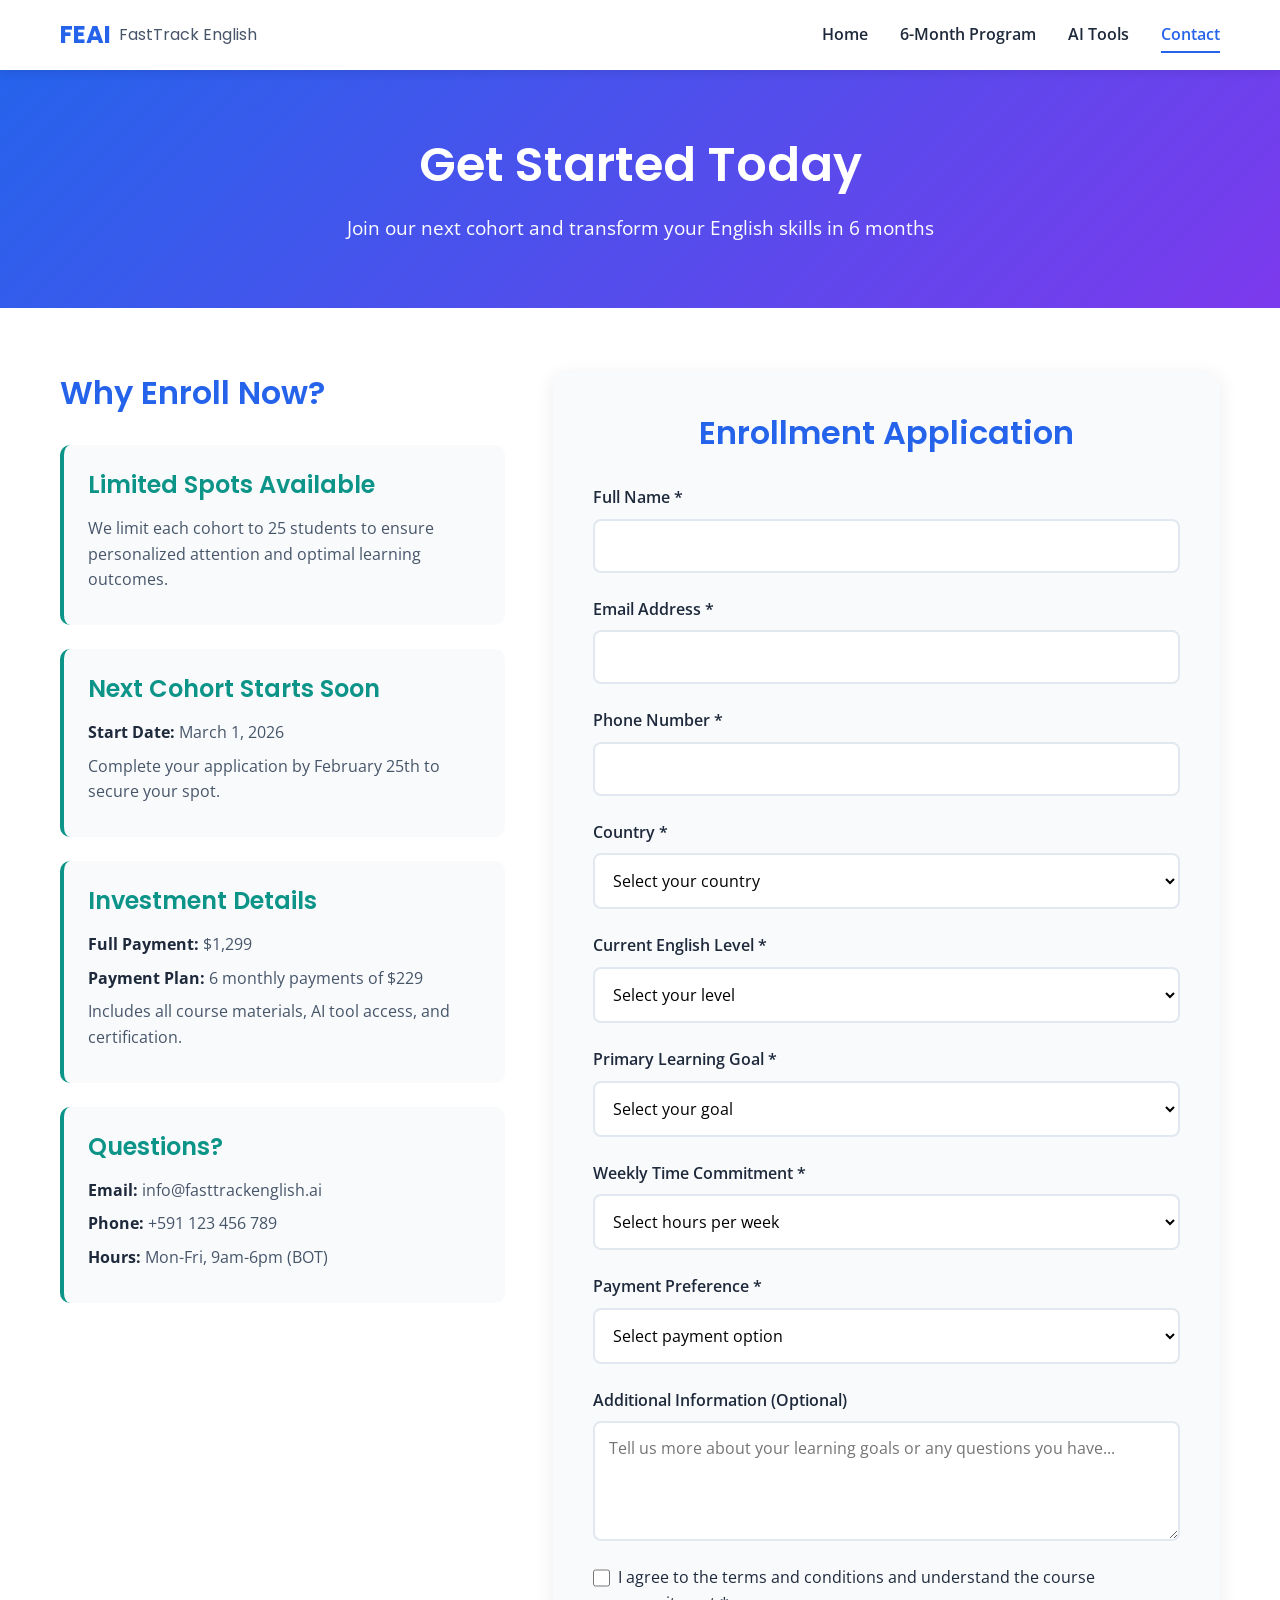
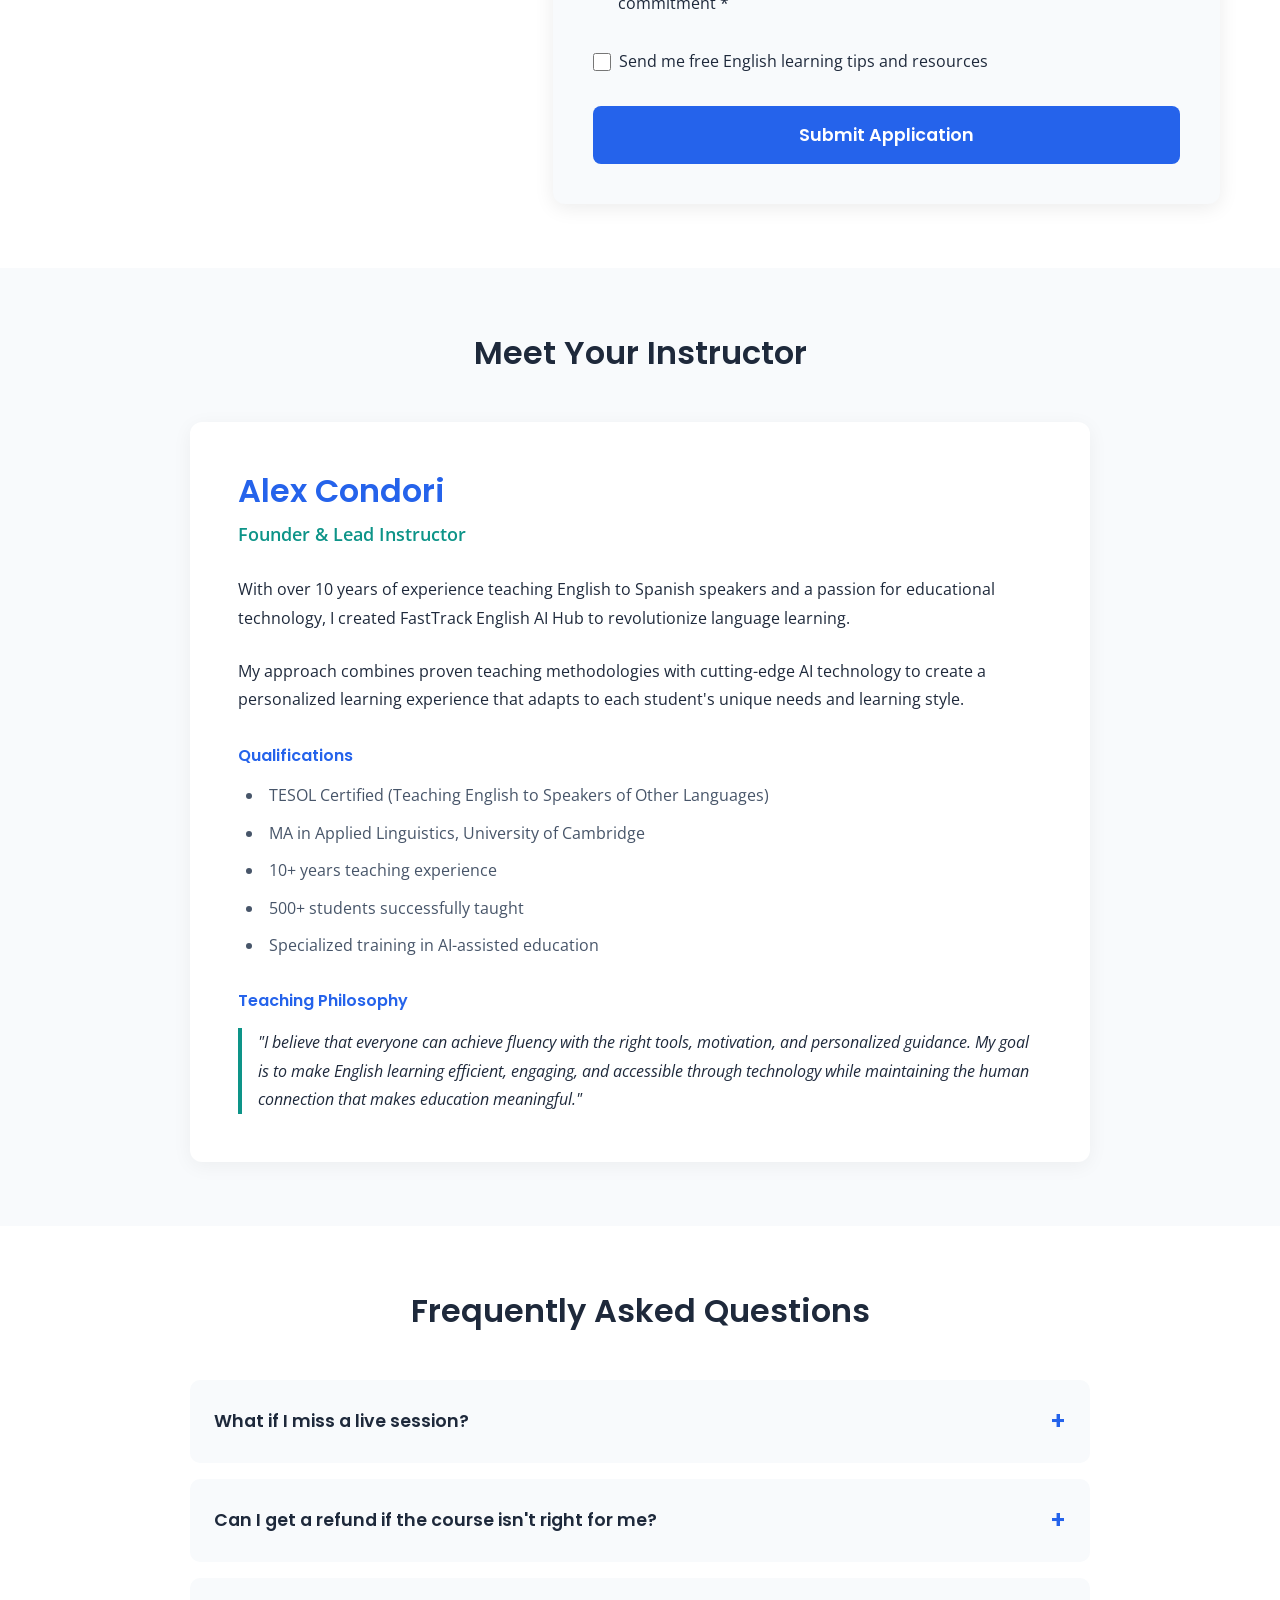
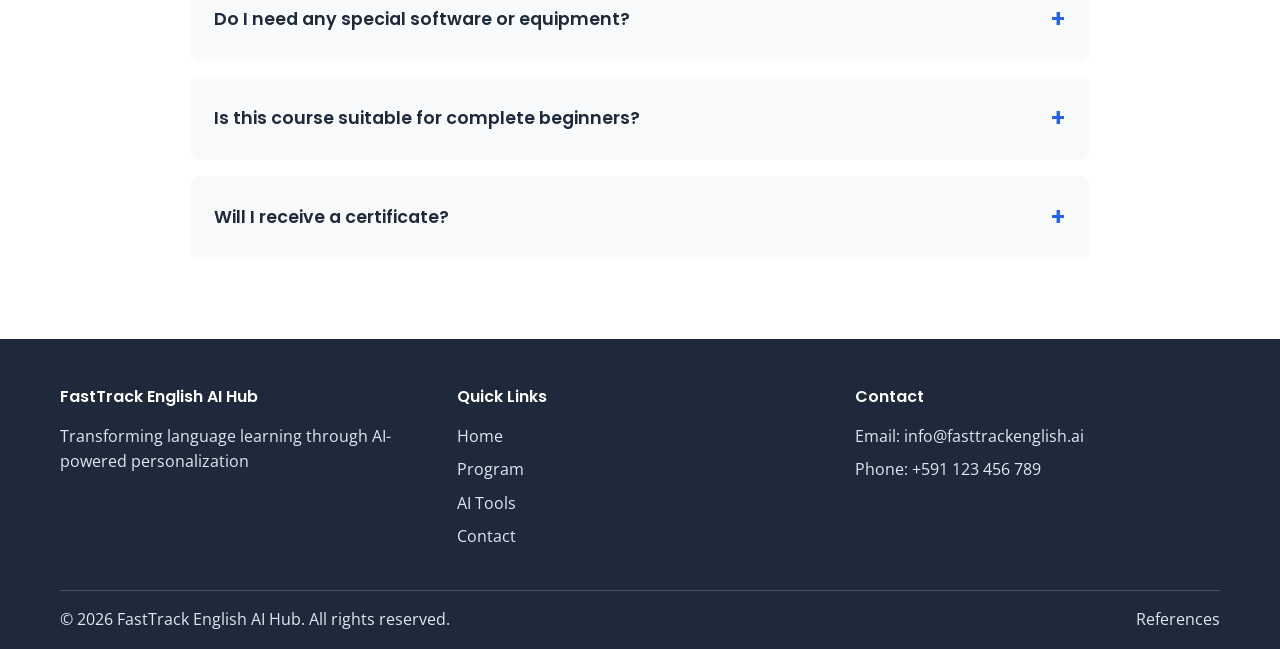
<file: proyect/contact.html>
<!DOCTYPE html>
<html lang="en">
<head>
    <meta charset="UTF-8">
    <meta name="viewport" content="width=device-width, initial-scale=1.0">
    <meta name="description" content="Contact FastTrack English AI Hub and enroll in our intensive 6-month English learning program.">
    <title>Contact & Enroll - FastTrack English AI Hub</title>
    <link rel="preconnect" href="https://fonts.googleapis.com">
    <link rel="preconnect" href="https://fonts.gstatic.com" crossorigin>
    <link href="https://fonts.googleapis.com/css2?family=Open+Sans:wght@400;600&family=Poppins:wght@600;700&display=swap" rel="stylesheet">
    <link rel="stylesheet" href="styles/base.css">
    <link rel="stylesheet" href="styles/contact.css">
</head>
<body>
    <header>
        <div class="container">
            <div class="logo">
                <span class="logo-text">FEAI</span>
                <span class="logo-full">FastTrack English</span>
            </div>
            <button class="mobile-menu-toggle" aria-label="Toggle navigation menu">
                <span></span>
                <span></span>
                <span></span>
            </button>
            <nav>
                <ul>
                    <li><a href="index.html">Home</a></li>
                    <li><a href="program.html">6-Month Program</a></li>
                    <li><a href="ai-tools.html">AI Tools</a></li>
                    <li><a href="contact.html" class="active">Contact</a></li>
                </ul>
            </nav>
        </div>
    </header>

    <main>
        <section class="page-hero">
            <div class="container">
                <h1>Get Started Today</h1>
                <p>Join our next cohort and transform your English skills in 6 months</p>
            </div>
        </section>

        <section class="contact-section">
            <div class="container">
                <div class="contact-grid">
                    <div class="contact-info">
                        <h2>Why Enroll Now?</h2>
                        <div class="info-card">
                            <h3>Limited Spots Available</h3>
                            <p>We limit each cohort to 25 students to ensure personalized attention and optimal learning outcomes.</p>
                        </div>
                        <div class="info-card">
                            <h3>Next Cohort Starts Soon</h3>
                            <p><strong>Start Date:</strong> March 1, 2026</p>
                            <p>Complete your application by February 25th to secure your spot.</p>
                        </div>
                        <div class="info-card">
                            <h3>Investment Details</h3>
                            <p><strong>Full Payment:</strong> $1,299</p>
                            <p><strong>Payment Plan:</strong> 6 monthly payments of $229</p>
                            <p>Includes all course materials, AI tool access, and certification.</p>
                        </div>
                        <div class="info-card">
                            <h3>Questions?</h3>
                            <p><strong>Email:</strong> info@fasttrackenglish.ai</p>
                            <p><strong>Phone:</strong> +591 123 456 789</p>
                            <p><strong>Hours:</strong> Mon-Fri, 9am-6pm (BOT)</p>
                        </div>
                    </div>

                    <div class="contact-form-container">
                        <h2>Enrollment Application</h2>
                        <form id="enrollment-form" class="contact-form">
                            <div class="form-group">
                                <label for="full-name">Full Name *</label>
                                <input type="text" id="full-name" name="fullName" required>
                            </div>

                            <div class="form-group">
                                <label for="email">Email Address *</label>
                                <input type="email" id="email" name="email" required>
                            </div>

                            <div class="form-group">
                                <label for="phone">Phone Number *</label>
                                <input type="tel" id="phone" name="phone" required>
                            </div>

                            <div class="form-group">
                                <label for="country">Country *</label>
                                <select id="country" name="country" required>
                                    <option value="">Select your country</option>
                                    <option value="BO">Bolivia</option>
                                    <option value="AR">Argentina</option>
                                    <option value="BR">Brazil</option>
                                    <option value="CL">Chile</option>
                                    <option value="CO">Colombia</option>
                                    <option value="PE">Peru</option>
                                    <option value="UY">Uruguay</option>
                                    <option value="VE">Venezuela</option>
                                    <option value="MX">Mexico</option>
                                    <option value="US">United States</option>
                                    <option value="other">Other</option>
                                </select>
                            </div>

                            <div class="form-group">
                                <label for="english-level">Current English Level *</label>
                                <select id="english-level" name="englishLevel" required>
                                    <option value="">Select your level</option>
                                    <option value="beginner">Beginner (A1) - I know very little English</option>
                                    <option value="elementary">Elementary (A2) - I can use simple phrases</option>
                                    <option value="pre-intermediate">Pre-Intermediate (B1) - I can have basic conversations</option>
                                    <option value="intermediate">Intermediate (B2) - I can discuss many topics</option>
                                    <option value="upper-intermediate">Upper-Intermediate (C1) - I'm quite fluent</option>
                                </select>
                            </div>

                            <div class="form-group">
                                <label for="goal">Primary Learning Goal *</label>
                                <select id="goal" name="goal" required>
                                    <option value="">Select your goal</option>
                                    <option value="career">Career advancement</option>
                                    <option value="business">Business communication</option>
                                    <option value="academic">Academic studies</option>
                                    <option value="travel">Travel and tourism</option>
                                    <option value="immigration">Immigration/Relocation</option>
                                    <option value="personal">Personal development</option>
                                    <option value="other">Other</option>
                                </select>
                            </div>

                            <div class="form-group">
                                <label for="availability">Weekly Time Commitment *</label>
                                <select id="availability" name="availability" required>
                                    <option value="">Select hours per week</option>
                                    <option value="5-10">5-10 hours</option>
                                    <option value="10-15">10-15 hours (Recommended)</option>
                                    <option value="15-20">15-20 hours</option>
                                    <option value="20+">20+ hours</option>
                                </select>
                            </div>

                            <div class="form-group">
                                <label for="payment-preference">Payment Preference *</label>
                                <select id="payment-preference" name="paymentPreference" required>
                                    <option value="">Select payment option</option>
                                    <option value="full">Full payment ($1,299)</option>
                                    <option value="installments">6 monthly installments ($229/month)</option>
                                </select>
                            </div>

                            <div class="form-group">
                                <label for="message">Additional Information (Optional)</label>
                                <textarea id="message" name="message" rows="4" placeholder="Tell us more about your learning goals or any questions you have..."></textarea>
                            </div>

                            <div class="form-group checkbox-group">
                                <label>
                                    <input type="checkbox" id="agree-terms" name="agreeTerms" required>
                                    I agree to the terms and conditions and understand the course commitment *
                                </label>
                            </div>

                            <div class="form-group checkbox-group">
                                <label>
                                    <input type="checkbox" id="subscribe-newsletter" name="subscribeNewsletter">
                                    Send me free English learning tips and resources
                                </label>
                            </div>

                            <button type="submit" class="submit-button">Submit Application</button>
                        </form>

                        <div id="form-success" class="form-message success hidden">
                            <h3>Application Submitted Successfully! 🎉</h3>
                            <p>Thank you for your interest in FastTrack English AI Hub. We've received your application and will contact you within 24 hours to complete your enrollment.</p>
                            <p>Check your email for a confirmation message with next steps.</p>
                        </div>

                        <div id="form-error" class="form-message error hidden">
                            <h3>Submission Error</h3>
                            <p>We encountered an issue submitting your application. Please try again or contact us directly at info@fasttrackenglish.ai</p>
                        </div>
                    </div>
                </div>
            </div>
        </section>

        <section class="instructor-section">
            <div class="container">
                <h2>Meet Your Instructor</h2>
                <div class="instructor-profile">
                    <div class="instructor-content">
                        <h3>Alex Condori</h3>
                        <p class="instructor-title">Founder & Lead Instructor</p>
                        <p>With over 10 years of experience teaching English to Spanish speakers and a passion for educational technology, I created FastTrack English AI Hub to revolutionize language learning.</p>
                        <p>My approach combines proven teaching methodologies with cutting-edge AI technology to create a personalized learning experience that adapts to each student's unique needs and learning style.</p>
                        <div class="credentials">
                            <h4>Qualifications</h4>
                            <ul>
                                <li>TESOL Certified (Teaching English to Speakers of Other Languages)</li>
                                <li>MA in Applied Linguistics, University of Cambridge</li>
                                <li>10+ years teaching experience</li>
                                <li>500+ students successfully taught</li>
                                <li>Specialized training in AI-assisted education</li>
                            </ul>
                        </div>
                        <div class="teaching-philosophy">
                            <h4>Teaching Philosophy</h4>
                            <p>"I believe that everyone can achieve fluency with the right tools, motivation, and personalized guidance. My goal is to make English learning efficient, engaging, and accessible through technology while maintaining the human connection that makes education meaningful."</p>
                        </div>
                    </div>
                </div>
            </div>
        </section>

        <section class="faq-section">
            <div class="container">
                <h2>Frequently Asked Questions</h2>
                <div class="faq-list">
                    <div class="faq-item">
                        <button class="faq-question">
                            What if I miss a live session?
                            <span class="faq-icon">+</span>
                        </button>
                        <div class="faq-answer">
                            <p>All live sessions are recorded and available for 48 hours. You can watch them at your convenience and still participate in the AI practice tools.</p>
                        </div>
                    </div>
                    <div class="faq-item">
                        <button class="faq-question">
                            Can I get a refund if the course isn't right for me?
                            <span class="faq-icon">+</span>
                        </button>
                        <div class="faq-answer">
                            <p>Yes! We offer a 14-day money-back guarantee. If you're not satisfied within the first two weeks, we'll refund your payment in full.</p>
                        </div>
                    </div>
                    <div class="faq-item">
                        <button class="faq-question">
                            Do I need any special software or equipment?
                            <span class="faq-icon">+</span>
                        </button>
                        <div class="faq-answer">
                            <p>You just need a computer or tablet with internet access and a modern web browser. A microphone is helpful for speaking practice but not required.</p>
                        </div>
                    </div>
                    <div class="faq-item">
                        <button class="faq-question">
                            Is this course suitable for complete beginners?
                            <span class="faq-icon">+</span>
                        </button>
                        <div class="faq-answer">
                            <p>Absolutely! Our curriculum starts with foundations for complete beginners (A1 level) and progresses to advanced fluency (C1 level) over the 6 months.</p>
                        </div>
                    </div>
                    <div class="faq-item">
                        <button class="faq-question">
                            Will I receive a certificate?
                            <span class="faq-icon">+</span>
                        </button>
                        <div class="faq-answer">
                            <p>Yes! Upon successful completion of the program, you'll receive a Certificate of Completion from FastTrack English AI Hub that you can include on your resume or LinkedIn profile.</p>
                        </div>
                    </div>
                </div>
            </div>
        </section>
    </main>

    <footer>
        <div class="container">
            <div class="footer-content">
                <div class="footer-section">
                    <h4>FastTrack English AI Hub</h4>
                    <p>Transforming language learning through AI-powered personalization</p>
                </div>
                <div class="footer-section">
                    <h4>Quick Links</h4>
                    <ul>
                        <li><a href="index.html">Home</a></li>
                        <li><a href="program.html">Program</a></li>
                        <li><a href="ai-tools.html">AI Tools</a></li>
                        <li><a href="contact.html">Contact</a></li>
                    </ul>
                </div>
                <div class="footer-section">
                    <h4>Contact</h4>
                    <p>Email: info@fasttrackenglish.ai</p>
                    <p>Phone: +591 123 456 789</p>
                </div>
            </div>
            <div class="footer-bottom">
                <p>&copy; 2026 FastTrack English AI Hub. All rights reserved.</p>
                <a href="references.html">References</a>
            </div>
        </div>
    </footer>

    <script src="scripts/main.js"></script>
    <script src="scripts/contact.js"></script>
</body>
</html>
</file>
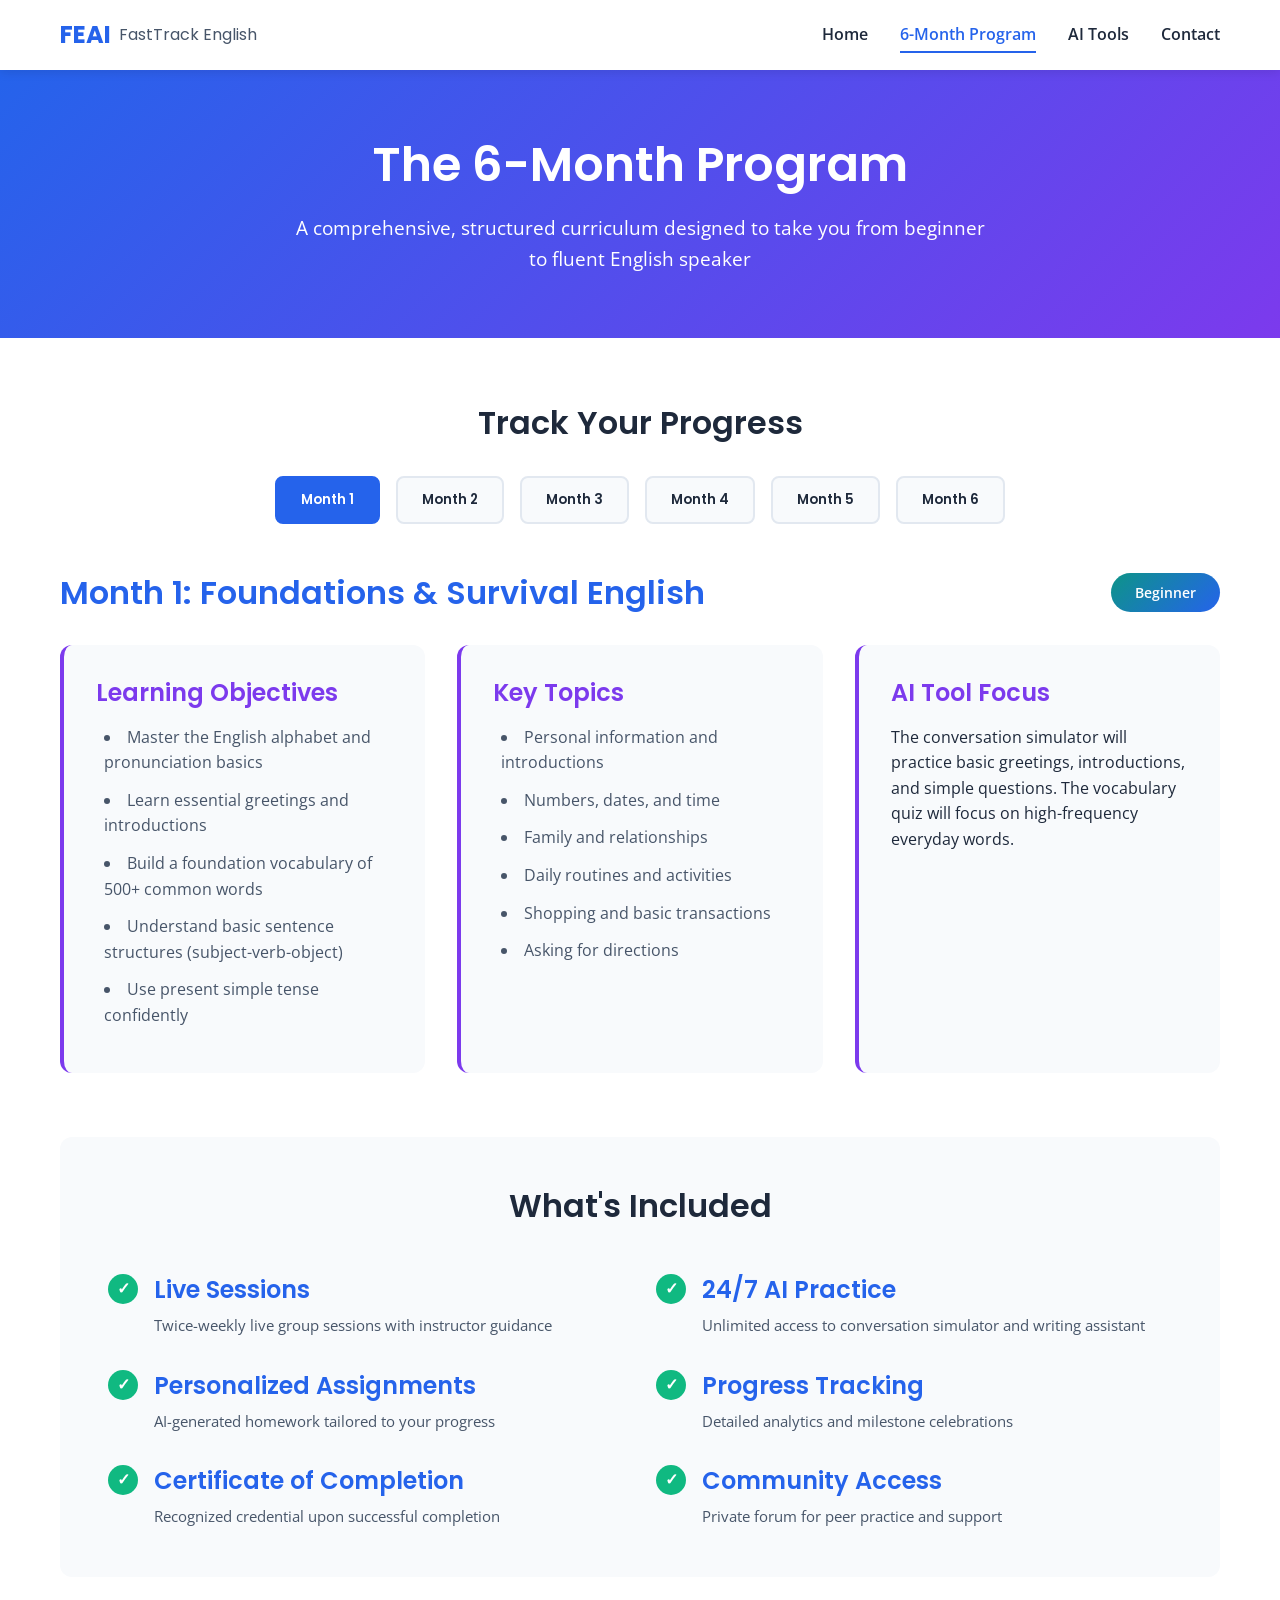
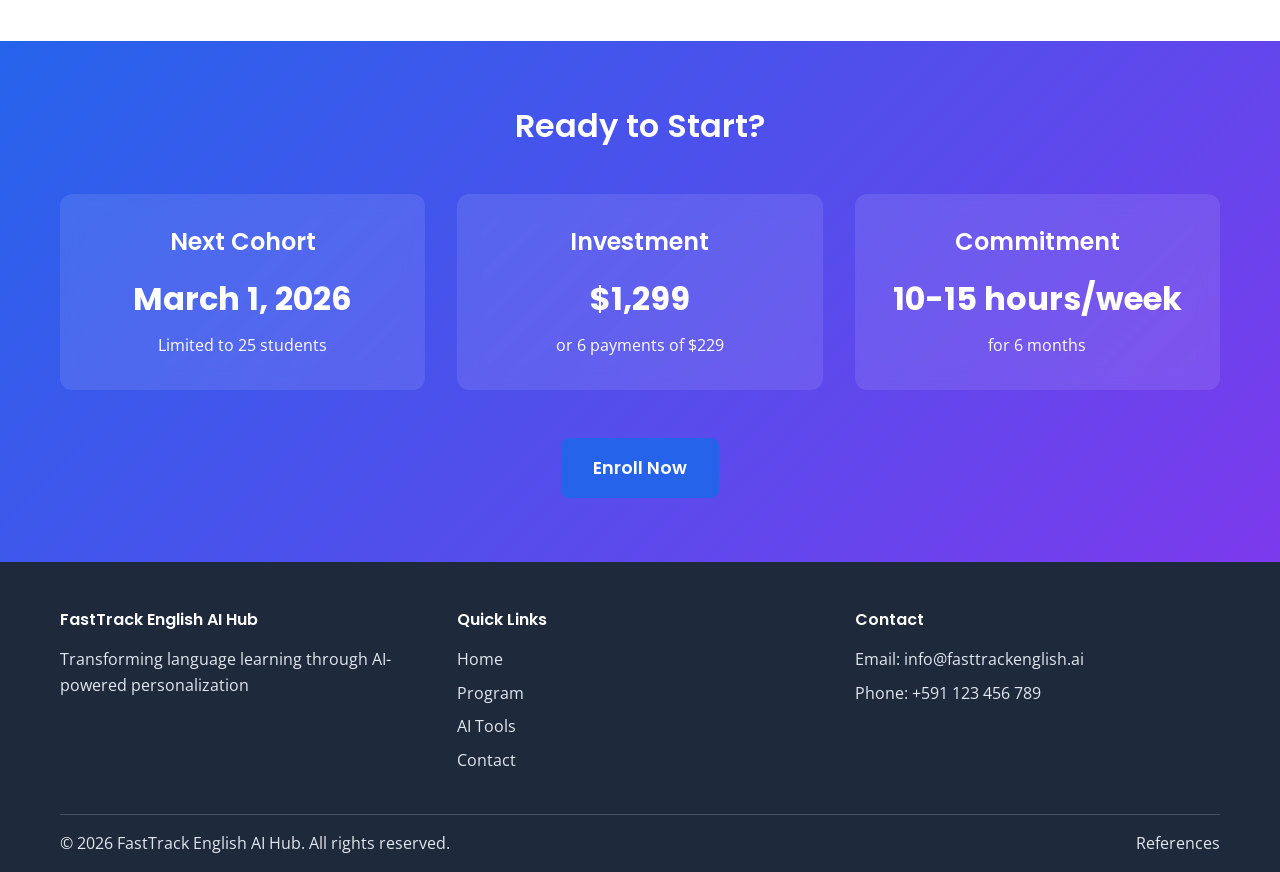
<file: proyect/program.html>
<!DOCTYPE html>
<html lang="en">
<head>
    <meta charset="UTF-8">
    <meta name="viewport" content="width=device-width, initial-scale=1.0">
    <meta name="description" content="Detailed 6-month English learning curriculum with AI-powered personalization. From foundations to professional fluency.">
    <title>6-Month Program - FastTrack English AI Hub</title>
    <link rel="preconnect" href="https://fonts.googleapis.com">
    <link rel="preconnect" href="https://fonts.gstatic.com" crossorigin>
    <link href="https://fonts.googleapis.com/css2?family=Open+Sans:wght@400;600&family=Poppins:wght@600;700&display=swap" rel="stylesheet">
    <link rel="stylesheet" href="styles/base.css">
    <link rel="stylesheet" href="styles/program.css">
</head>
<body>
    <header>
        <div class="container">
            <div class="logo">
                <span class="logo-text">FEAI</span>
                <span class="logo-full">FastTrack English</span>
            </div>
            <button class="mobile-menu-toggle" aria-label="Toggle navigation menu">
                <span></span>
                <span></span>
                <span></span>
            </button>
            <nav>
                <ul>
                    <li><a href="index.html">Home</a></li>
                    <li><a href="program.html" class="active">6-Month Program</a></li>
                    <li><a href="ai-tools.html">AI Tools</a></li>
                    <li><a href="contact.html">Contact</a></li>
                </ul>
            </nav>
        </div>
    </header>

    <main>
        <section class="page-hero">
            <div class="container">
                <h1>The 6-Month Program</h1>
                <p>A comprehensive, structured curriculum designed to take you from beginner to fluent English speaker</p>
            </div>
        </section>

        <section class="program-details">
            <div class="container">
                <div class="progress-tracker">
                    <h2>Track Your Progress</h2>
                    <div class="month-selector">
                        <button class="month-btn active" data-month="1">Month 1</button>
                        <button class="month-btn" data-month="2">Month 2</button>
                        <button class="month-btn" data-month="3">Month 3</button>
                        <button class="month-btn" data-month="4">Month 4</button>
                        <button class="month-btn" data-month="5">Month 5</button>
                        <button class="month-btn" data-month="6">Month 6</button>
                    </div>
                </div>

                <div class="month-content" id="month-1">
                    <div class="month-header">
                        <h2>Month 1: Foundations & Survival English</h2>
                        <span class="level-badge">Beginner</span>
                    </div>
                    <div class="month-details">
                        <div class="detail-section">
                            <h3>Learning Objectives</h3>
                            <ul>
                                <li>Master the English alphabet and pronunciation basics</li>
                                <li>Learn essential greetings and introductions</li>
                                <li>Build a foundation vocabulary of 500+ common words</li>
                                <li>Understand basic sentence structures (subject-verb-object)</li>
                                <li>Use present simple tense confidently</li>
                            </ul>
                        </div>
                        <div class="detail-section">
                            <h3>Key Topics</h3>
                            <ul>
                                <li>Personal information and introductions</li>
                                <li>Numbers, dates, and time</li>
                                <li>Family and relationships</li>
                                <li>Daily routines and activities</li>
                                <li>Shopping and basic transactions</li>
                                <li>Asking for directions</li>
                            </ul>
                        </div>
                        <div class="detail-section">
                            <h3>AI Tool Focus</h3>
                            <p>The conversation simulator will practice basic greetings, introductions, and simple questions. The vocabulary quiz will focus on high-frequency everyday words.</p>
                        </div>
                    </div>
                </div>

                <div class="month-content hidden" id="month-2">
                    <div class="month-header">
                        <h2>Month 2: Building Confidence</h2>
                        <span class="level-badge">Elementary</span>
                    </div>
                    <div class="month-details">
                        <div class="detail-section">
                            <h3>Learning Objectives</h3>
                            <ul>
                                <li>Expand vocabulary to 1,000+ words</li>
                                <li>Master past simple and future simple tenses</li>
                                <li>Form and answer questions naturally</li>
                                <li>Tell simple stories about past events</li>
                                <li>Express likes, dislikes, and preferences</li>
                            </ul>
                        </div>
                        <div class="detail-section">
                            <h3>Key Topics</h3>
                            <ul>
                                <li>Food, restaurants, and ordering</li>
                                <li>Hobbies and free time activities</li>
                                <li>Weather and seasons</li>
                                <li>Transportation and travel</li>
                                <li>Health and common ailments</li>
                                <li>Making plans and appointments</li>
                            </ul>
                        </div>
                        <div class="detail-section">
                            <h3>AI Tool Focus</h3>
                            <p>Practice ordering food, making appointments, and narrating past experiences with the AI simulator. Writing assistant helps with simple email composition.</p>
                        </div>
                    </div>
                </div>

                <div class="month-content hidden" id="month-3">
                    <div class="month-header">
                        <h2>Month 3: Intermediate Communication</h2>
                        <span class="level-badge">Pre-Intermediate</span>
                    </div>
                    <div class="month-details">
                        <div class="detail-section">
                            <h3>Learning Objectives</h3>
                            <ul>
                                <li>Use present perfect and continuous tenses</li>
                                <li>Understand and use common phrasal verbs</li>
                                <li>Express opinions and give reasons</li>
                                <li>Understand main points of native speaker conversations</li>
                                <li>Write coherent paragraphs</li>
                            </ul>
                        </div>
                        <div class="detail-section">
                            <h3>Key Topics</h3>
                            <ul>
                                <li>Work and career discussions</li>
                                <li>Technology and social media</li>
                                <li>Education and learning</li>
                                <li>Entertainment and culture</li>
                                <li>Environment and social issues (basic)</li>
                                <li>Making suggestions and giving advice</li>
                            </ul>
                        </div>
                        <div class="detail-section">
                            <h3>AI Tool Focus</h3>
                            <p>Engage in opinion-based conversations. Writing assistant provides feedback on paragraph structure and coherence.</p>
                        </div>
                    </div>
                </div>

                <div class="month-content hidden" id="month-4">
                    <div class="month-header">
                        <h2>Month 4: Advanced Expression</h2>
                        <span class="level-badge">Intermediate</span>
                    </div>
                    <div class="month-details">
                        <div class="detail-section">
                            <h3>Learning Objectives</h3>
                            <ul>
                                <li>Master all verb tenses and aspects</li>
                                <li>Use conditional sentences (first, second, third)</li>
                                <li>Understand and use idioms and colloquialisms</li>
                                <li>Recognize different accents and speaking styles</li>
                                <li>Write formal and informal texts appropriately</li>
                            </ul>
                        </div>
                        <div class="detail-section">
                            <h3>Key Topics</h3>
                            <ul>
                                <li>News and current events</li>
                                <li>Personal experiences and storytelling</li>
                                <li>Hypothetical situations</li>
                                <li>Cultural differences and customs</li>
                                <li>Abstract concepts and ideas</li>
                                <li>Debating and persuasion</li>
                            </ul>
                        </div>
                        <div class="detail-section">
                            <h3>AI Tool Focus</h3>
                            <p>Practice debates, hypothetical scenarios, and storytelling. Writing assistant helps refine style and tone for different audiences.</p>
                        </div>
                    </div>
                </div>

                <div class="month-content hidden" id="month-5">
                    <div class="month-header">
                        <h2>Month 5: Professional Skills</h2>
                        <span class="level-badge">Upper-Intermediate</span>
                    </div>
                    <div class="month-details">
                        <div class="detail-section">
                            <h3>Learning Objectives</h3>
                            <ul>
                                <li>Master business English vocabulary</li>
                                <li>Write professional emails and reports</li>
                                <li>Deliver clear presentations</li>
                                <li>Participate confidently in meetings</li>
                                <li>Negotiate and persuade professionally</li>
                            </ul>
                        </div>
                        <div class="detail-section">
                            <h3>Key Topics</h3>
                            <ul>
                                <li>Business correspondence</li>
                                <li>Meetings and conference calls</li>
                                <li>Presentations and public speaking</li>
                                <li>Networking and small talk</li>
                                <li>Project management communication</li>
                                <li>Customer service interactions</li>
                            </ul>
                        </div>
                        <div class="detail-section">
                            <h3>AI Tool Focus</h3>
                            <p>Simulate job interviews, presentations, and business meetings. Writing assistant provides advanced feedback on professional documents.</p>
                        </div>
                    </div>
                </div>

                <div class="month-content hidden" id="month-6">
                    <div class="month-header">
                        <h2>Month 6: Fluency & Mastery</h2>
                        <span class="level-badge">Advanced</span>
                    </div>
                    <div class="month-details">
                        <div class="detail-section">
                            <h3>Learning Objectives</h3>
                            <ul>
                                <li>Achieve natural, fluent conversation</li>
                                <li>Use advanced vocabulary and expressions</li>
                                <li>Understand nuanced meanings and implications</li>
                                <li>Write with sophisticated style and precision</li>
                                <li>Adapt language to any social or professional context</li>
                            </ul>
                        </div>
                        <div class="detail-section">
                            <h3>Key Topics</h3>
                            <ul>
                                <li>Specialized vocabulary for your field</li>
                                <li>Advanced writing techniques</li>
                                <li>Humor and sarcasm in English</li>
                                <li>Complex negotiations and diplomacy</li>
                                <li>Academic and research language</li>
                                <li>Leadership communication</li>
                            </ul>
                        </div>
                        <div class="detail-section">
                            <h3>AI Tool Focus</h3>
                            <p>Practice complex scenarios in your specific field. Writing assistant helps polish advanced documents to native-speaker quality.</p>
                        </div>
                    </div>
                </div>

                <div class="program-features">
                    <h2>What's Included</h2>
                    <div class="features-list">
                        <div class="feature-item">
                            <span class="feature-icon">✓</span>
                            <div>
                                <h3>Live Sessions</h3>
                                <p>Twice-weekly live group sessions with instructor guidance</p>
                            </div>
                        </div>
                        <div class="feature-item">
                            <span class="feature-icon">✓</span>
                            <div>
                                <h3>24/7 AI Practice</h3>
                                <p>Unlimited access to conversation simulator and writing assistant</p>
                            </div>
                        </div>
                        <div class="feature-item">
                            <span class="feature-icon">✓</span>
                            <div>
                                <h3>Personalized Assignments</h3>
                                <p>AI-generated homework tailored to your progress</p>
                            </div>
                        </div>
                        <div class="feature-item">
                            <span class="feature-icon">✓</span>
                            <div>
                                <h3>Progress Tracking</h3>
                                <p>Detailed analytics and milestone celebrations</p>
                            </div>
                        </div>
                        <div class="feature-item">
                            <span class="feature-icon">✓</span>
                            <div>
                                <h3>Certificate of Completion</h3>
                                <p>Recognized credential upon successful completion</p>
                            </div>
                        </div>
                        <div class="feature-item">
                            <span class="feature-icon">✓</span>
                            <div>
                                <h3>Community Access</h3>
                                <p>Private forum for peer practice and support</p>
                            </div>
                        </div>
                    </div>
                </div>
            </div>
        </section>

        <section class="enrollment-info">
            <div class="container">
                <h2>Ready to Start?</h2>
                <div class="enrollment-details">
                    <div class="detail-box">
                        <h3>Next Cohort</h3>
                        <p class="highlight">March 1, 2026</p>
                        <p>Limited to 25 students</p>
                    </div>
                    <div class="detail-box">
                        <h3>Investment</h3>
                        <p class="highlight">$1,299</p>
                        <p>or 6 payments of $229</p>
                    </div>
                    <div class="detail-box">
                        <h3>Commitment</h3>
                        <p class="highlight">10-15 hours/week</p>
                        <p>for 6 months</p>
                    </div>
                </div>
                <a href="contact.html" class="cta-button">Enroll Now</a>
            </div>
        </section>
    </main>

    <footer>
        <div class="container">
            <div class="footer-content">
                <div class="footer-section">
                    <h4>FastTrack English AI Hub</h4>
                    <p>Transforming language learning through AI-powered personalization</p>
                </div>
                <div class="footer-section">
                    <h4>Quick Links</h4>
                    <ul>
                        <li><a href="index.html">Home</a></li>
                        <li><a href="program.html">Program</a></li>
                        <li><a href="ai-tools.html">AI Tools</a></li>
                        <li><a href="contact.html">Contact</a></li>
                    </ul>
                </div>
                <div class="footer-section">
                    <h4>Contact</h4>
                    <p>Email: info@fasttrackenglish.ai</p>
                    <p>Phone: +591 123 456 789</p>
                </div>
            </div>
            <div class="footer-bottom">
                <p>&copy; 2026 FastTrack English AI Hub. All rights reserved.</p>
                <a href="references.html">References</a>
            </div>
        </div>
    </footer>

    <script src="scripts/main.js"></script>
    <script src="scripts/program.js"></script>
</body>
</html>
</file>
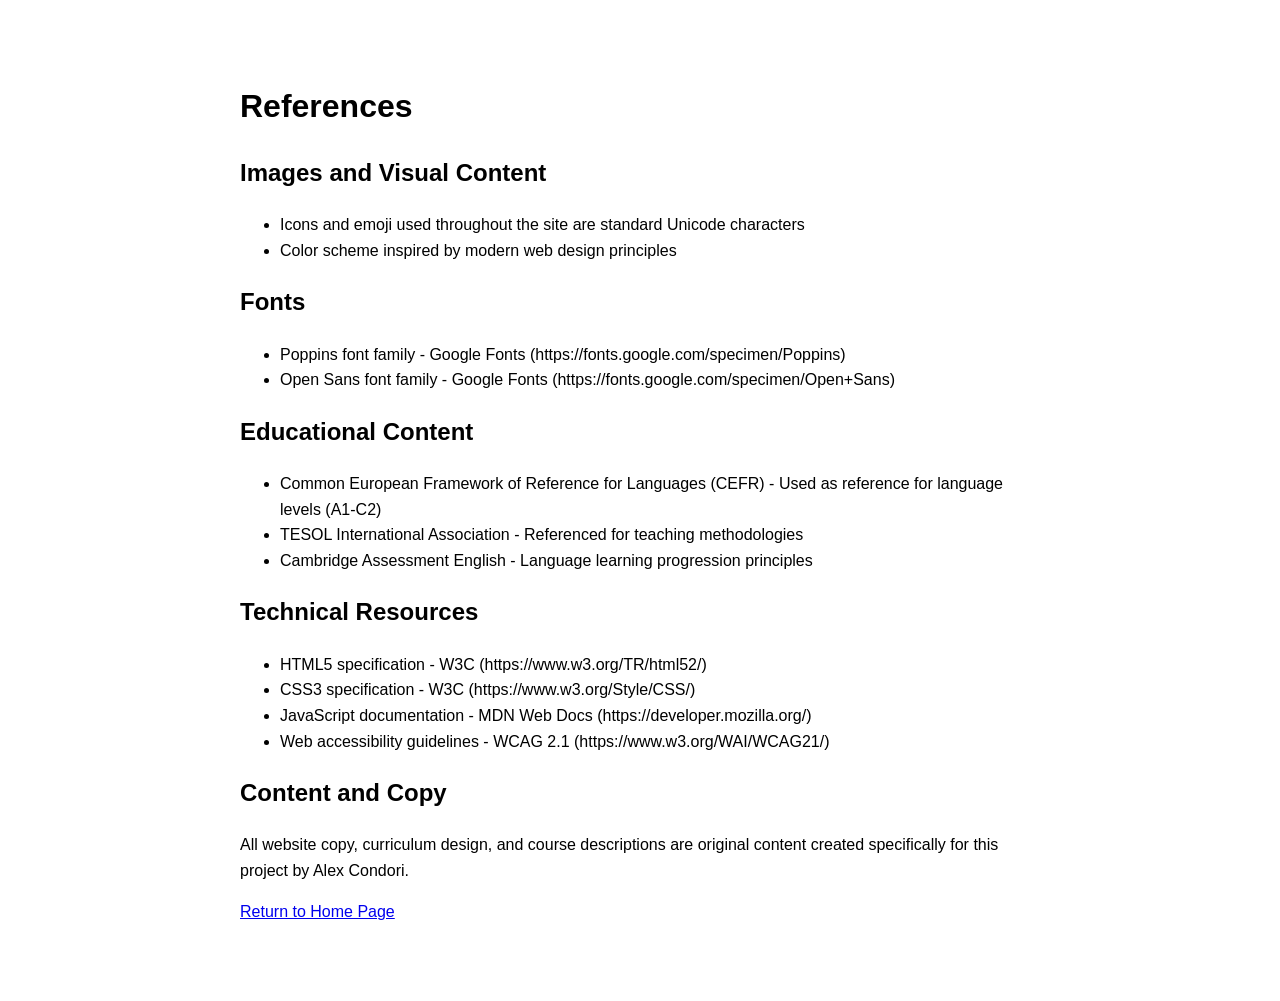
<file: proyect/references.html>
<!DOCTYPE html>
<html lang="en">
<head>
    <meta charset="UTF-8">
    <meta name="viewport" content="width=device-width, initial-scale=1.0">
    <title>References - FastTrack English AI Hub</title>
</head>
<body style="font-family: Arial, sans-serif; max-width: 800px; margin: 40px auto; padding: 20px; line-height: 1.6;">
    <h1>References</h1>
    
    <h2>Images and Visual Content</h2>
    <ul>
        <li>Icons and emoji used throughout the site are standard Unicode characters</li>
        <li>Color scheme inspired by modern web design principles</li>
    </ul>
    
    <h2>Fonts</h2>
    <ul>
        <li>Poppins font family - Google Fonts (https://fonts.google.com/specimen/Poppins)</li>
        <li>Open Sans font family - Google Fonts (https://fonts.google.com/specimen/Open+Sans)</li>
    </ul>
    
    <h2>Educational Content</h2>
    <ul>
        <li>Common European Framework of Reference for Languages (CEFR) - Used as reference for language levels (A1-C2)</li>
        <li>TESOL International Association - Referenced for teaching methodologies</li>
        <li>Cambridge Assessment English - Language learning progression principles</li>
    </ul>
    
    <h2>Technical Resources</h2>
    <ul>
        <li>HTML5 specification - W3C (https://www.w3.org/TR/html52/)</li>
        <li>CSS3 specification - W3C (https://www.w3.org/Style/CSS/)</li>
        <li>JavaScript documentation - MDN Web Docs (https://developer.mozilla.org/)</li>
        <li>Web accessibility guidelines - WCAG 2.1 (https://www.w3.org/WAI/WCAG21/)</li>
    </ul>
    
    <h2>Content and Copy</h2>
    <p>All website copy, curriculum design, and course descriptions are original content created specifically for this project by Alex Condori.</p>
    
    <p><a href="index.html">Return to Home Page</a></p>
</body>
</html>
</file>
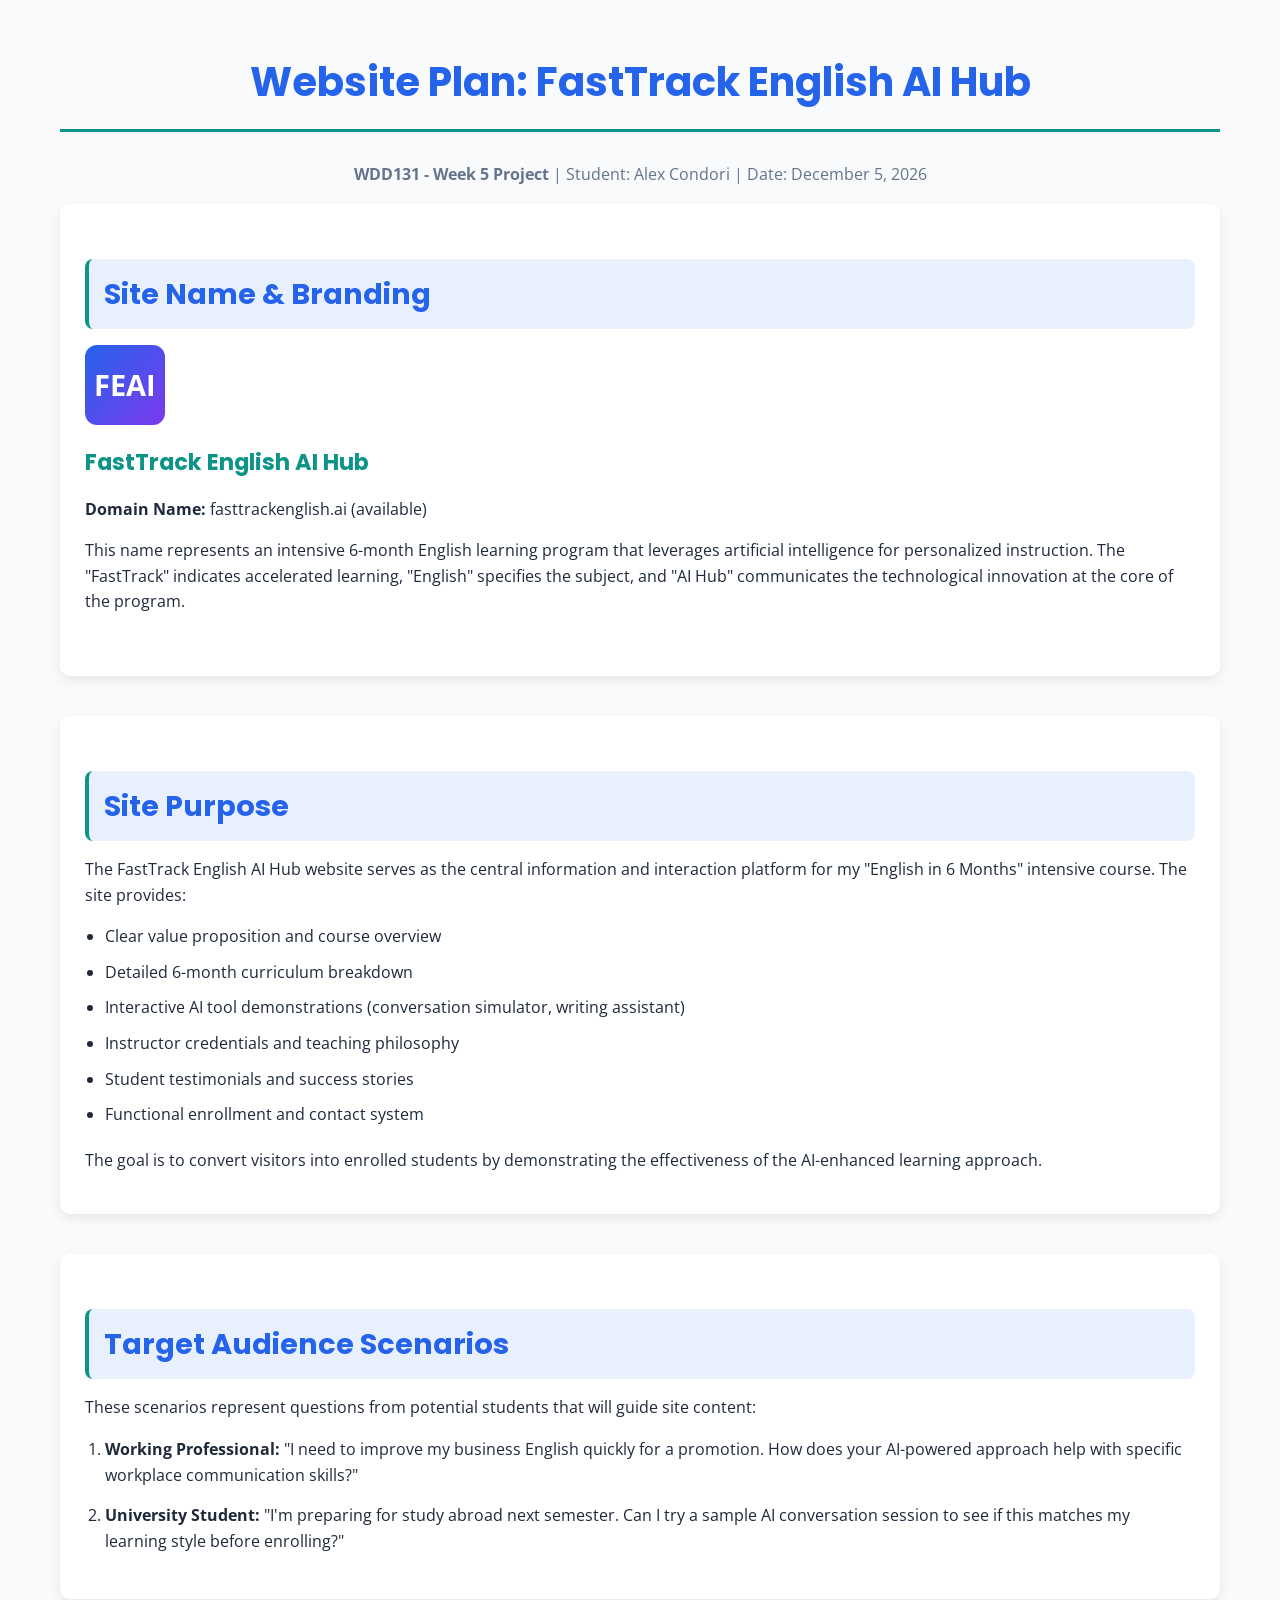
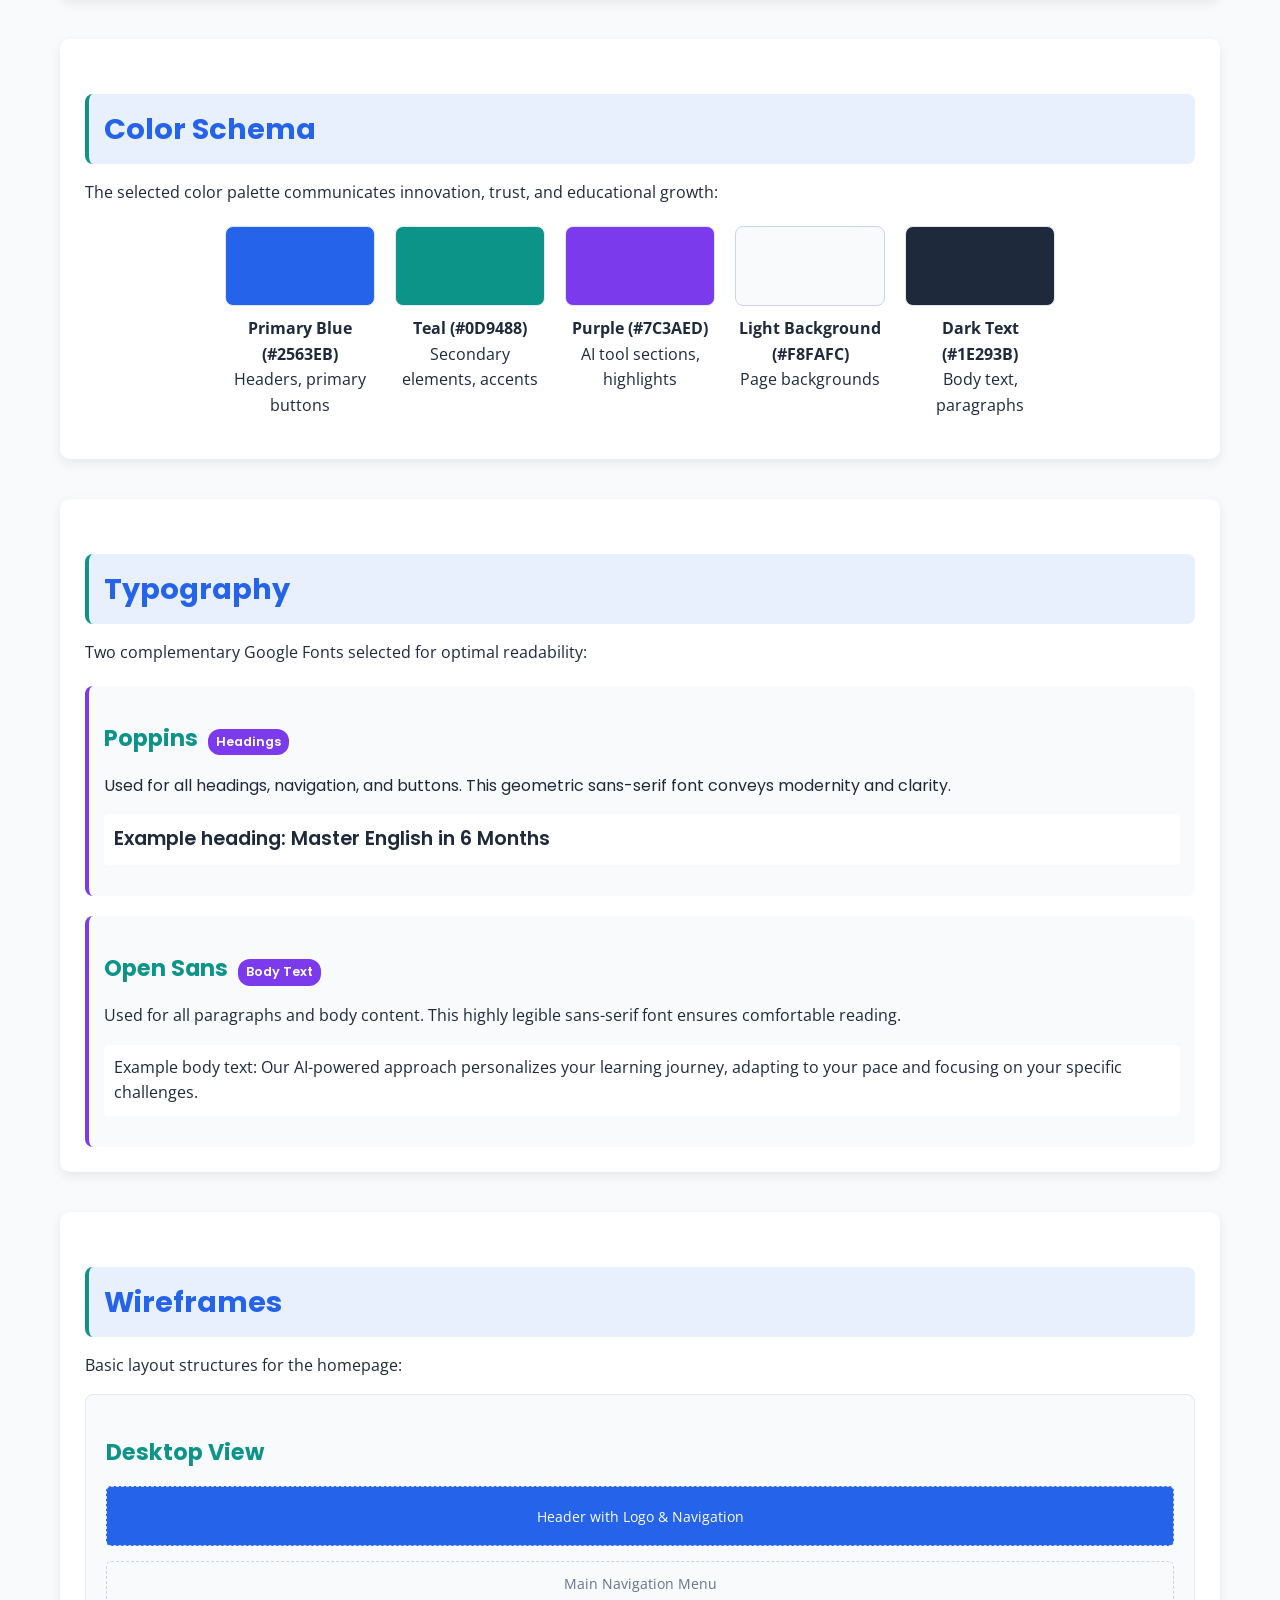
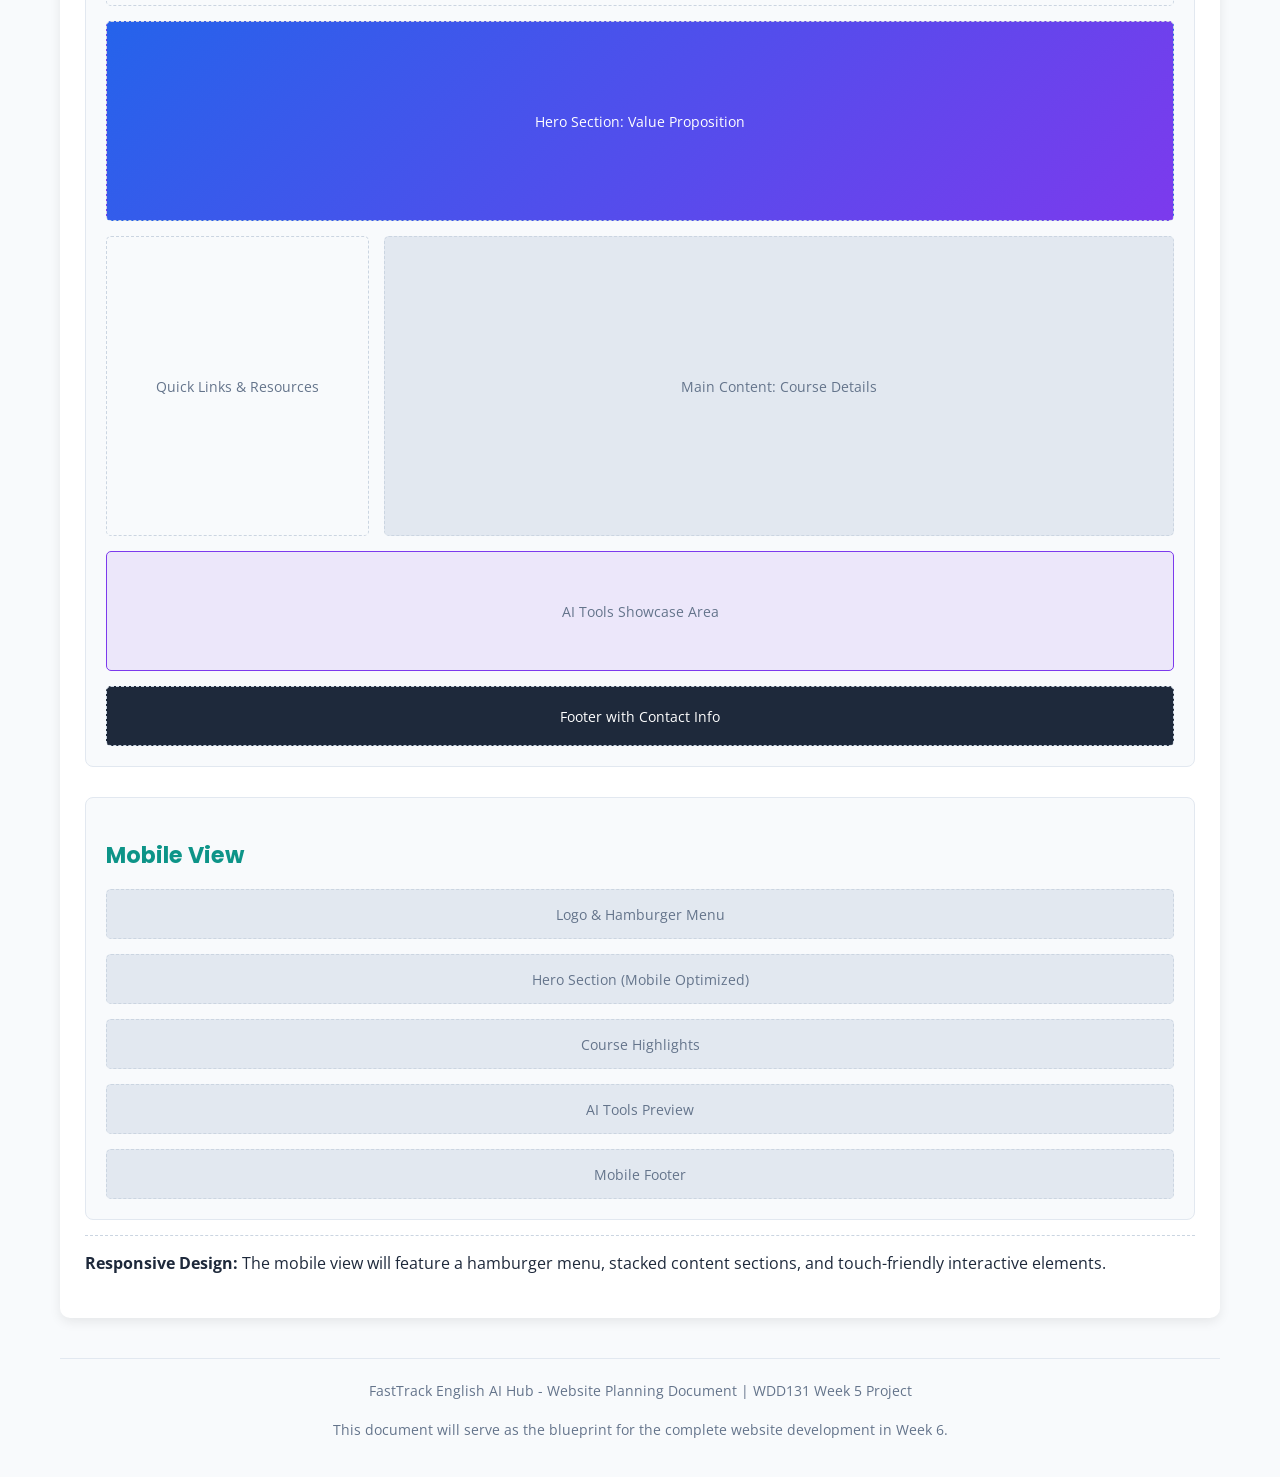
<file: proyect/siteplan.html>
<!DOCTYPE html>
<html lang="en">
<head>
    <meta charset="UTF-8">
    <meta name="viewport" content="width=device-width, initial-scale=1.0">
    <title>Website Plan - FastTrack English AI Hub | WDD131 Week 5</title>
    <link rel="preconnect" href="https://fonts.googleapis.com">
    <link rel="preconnect" href="https://fonts.gstatic.com" crossorigin>
    <link href="https://fonts.googleapis.com/css2?family=Poppins:wght@400;500;600;700&family=Open+Sans:wght@300;400;500&display=swap" rel="stylesheet">
    <link rel="stylesheet" href="styles/siteplan.css">
</head>
<body>
    <div class="container">
        <header>
            <h1>Website Plan: FastTrack English AI Hub</h1>
            <p class="subtitle"><strong>WDD131 - Week 5 Project</strong> | Student: Alex Condori | Date: <span id="current-date"></span></p>
        </header>
        
        <main>
            <section id="site-name">
                <h2>Site Name & Branding</h2>
                <div class="site-name">
                    <div class="logo-placeholder">FEAI</div>
                    <div>
                        <h3>FastTrack English AI Hub</h3>
                        <p><strong>Domain Name:</strong> fasttrackenglish.ai (available)</p>
                        <p>This name represents an intensive 6-month English learning program that leverages artificial intelligence for personalized instruction. The "FastTrack" indicates accelerated learning, "English" specifies the subject, and "AI Hub" communicates the technological innovation at the core of the program.</p>
                    </div>
                </div>
            </section>
            
            <section id="site-purpose">
                <h2>Site Purpose</h2>
                <p>The FastTrack English AI Hub website serves as the central information and interaction platform for my "English in 6 Months" intensive course. The site provides:</p>
                <ul class="content-list">
                    <li>Clear value proposition and course overview</li>
                    <li>Detailed 6-month curriculum breakdown</li>
                    <li>Interactive AI tool demonstrations (conversation simulator, writing assistant)</li>
                    <li>Instructor credentials and teaching philosophy</li>
                    <li>Student testimonials and success stories</li>
                    <li>Functional enrollment and contact system</li>
                </ul>
                <p>The goal is to convert visitors into enrolled students by demonstrating the effectiveness of the AI-enhanced learning approach.</p>
            </section>
            
            <section id="scenarios">
                <h2>Target Audience Scenarios</h2>
                <p>These scenarios represent questions from potential students that will guide site content:</p>
                <ol class="scenario-list">
                    <li><strong>Working Professional:</strong> "I need to improve my business English quickly for a promotion. How does your AI-powered approach help with specific workplace communication skills?"</li>
                    <li><strong>University Student:</strong> "I'm preparing for study abroad next semester. Can I try a sample AI conversation session to see if this matches my learning style before enrolling?"</li>
                </ol>
            </section>
            
            <section id="color-schema">
                <h2>Color Schema</h2>
                <p>The selected color palette communicates innovation, trust, and educational growth:</p>
                
                <div class="color-schema">
                    <div class="color-item">
                        <div class="color-box primary-blue"></div>
                        <p><strong>Primary Blue (#2563EB)</strong><br>Headers, primary buttons</p>
                    </div>
                    
                    <div class="color-item">
                        <div class="color-box secondary-teal"></div>
                        <p><strong>Teal (#0D9488)</strong><br>Secondary elements, accents</p>
                    </div>
                    
                    <div class="color-item">
                        <div class="color-box accent-purple"></div>
                        <p><strong>Purple (#7C3AED)</strong><br>AI tool sections, highlights</p>
                    </div>
                    
                    <div class="color-item">
                        <div class="color-box light-bg"></div>
                        <p><strong>Light Background (#F8FAFC)</strong><br>Page backgrounds</p>
                    </div>
                    
                    <div class="color-item">
                        <div class="color-box dark-text"></div>
                        <p><strong>Dark Text (#1E293B)</strong><br>Body text, paragraphs</p>
                    </div>
                </div>
            </section>
            
            <section id="typography">
                <h2>Typography</h2>
                <p>Two complementary Google Fonts selected for optimal readability:</p>
                
                <div class="typography-examples">
                    <div class="font-example poppins">
                        <h3>Poppins <span class="ai-badge">Headings</span></h3>
                        <p>Used for all headings, navigation, and buttons. This geometric sans-serif font conveys modernity and clarity.</p>
                        <p class="font-sample heading-sample">Example heading: Master English in 6 Months</p>
                    </div>
                    
                    <div class="font-example open-sans">
                        <h3>Open Sans <span class="ai-badge">Body Text</span></h3>
                        <p>Used for all paragraphs and body content. This highly legible sans-serif font ensures comfortable reading.</p>
                        <p class="font-sample body-sample">Example body text: Our AI-powered approach personalizes your learning journey, adapting to your pace and focusing on your specific challenges.</p>
                    </div>
                </div>
            </section>
            
            <section id="wireframes">
                <h2>Wireframes</h2>
                <p>Basic layout structures for the homepage:</p>
                
                <div class="wireframes">
                    <div class="wireframe desktop">
                        <h3>Desktop View</h3>
                        <div class="wireframe-content">
                            <div class="wireframe-item header">Header with Logo & Navigation</div>
                            <div class="wireframe-item nav">Main Navigation Menu</div>
                            <div class="wireframe-item hero">Hero Section: Value Proposition</div>
                            <div class="wireframe-item sidebar">Quick Links & Resources</div>
                            <div class="wireframe-item main-content">Main Content: Course Details</div>
                            <div class="wireframe-item ai-tools">AI Tools Showcase Area</div>
                            <div class="wireframe-item footer">Footer with Contact Info</div>
                        </div>
                    </div>
                    
                    <div class="wireframe mobile">
                        <h3>Mobile View</h3>
                        <div class="wireframe-content">
                            <div class="wireframe-item header">Logo & Hamburger Menu</div>
                            <div class="wireframe-item hero">Hero Section (Mobile Optimized)</div>
                            <div class="wireframe-item main-content">Course Highlights</div>
                            <div class="wireframe-item ai-tools">AI Tools Preview</div>
                            <div class="wireframe-item footer">Mobile Footer</div>
                        </div>
                    </div>
                </div>
                
                <p class="responsive-note"><strong>Responsive Design:</strong> The mobile view will feature a hamburger menu, stacked content sections, and touch-friendly interactive elements.</p>
            </section>
        </main>
        
        <footer>
            <p>FastTrack English AI Hub - Website Planning Document | WDD131 Week 5 Project</p>
            <p>This document will serve as the blueprint for the complete website development in Week 6.</p>
        </footer>
    </div>

    <script>
        document.getElementById('current-date').textContent = new Date().toLocaleDateString('en-US', {
            year: 'numeric',
            month: 'long',
            day: 'numeric'
        });

        console.log("Website plan loaded - FastTrack English AI Hub");
    </script>
</body>
</html>
</file>
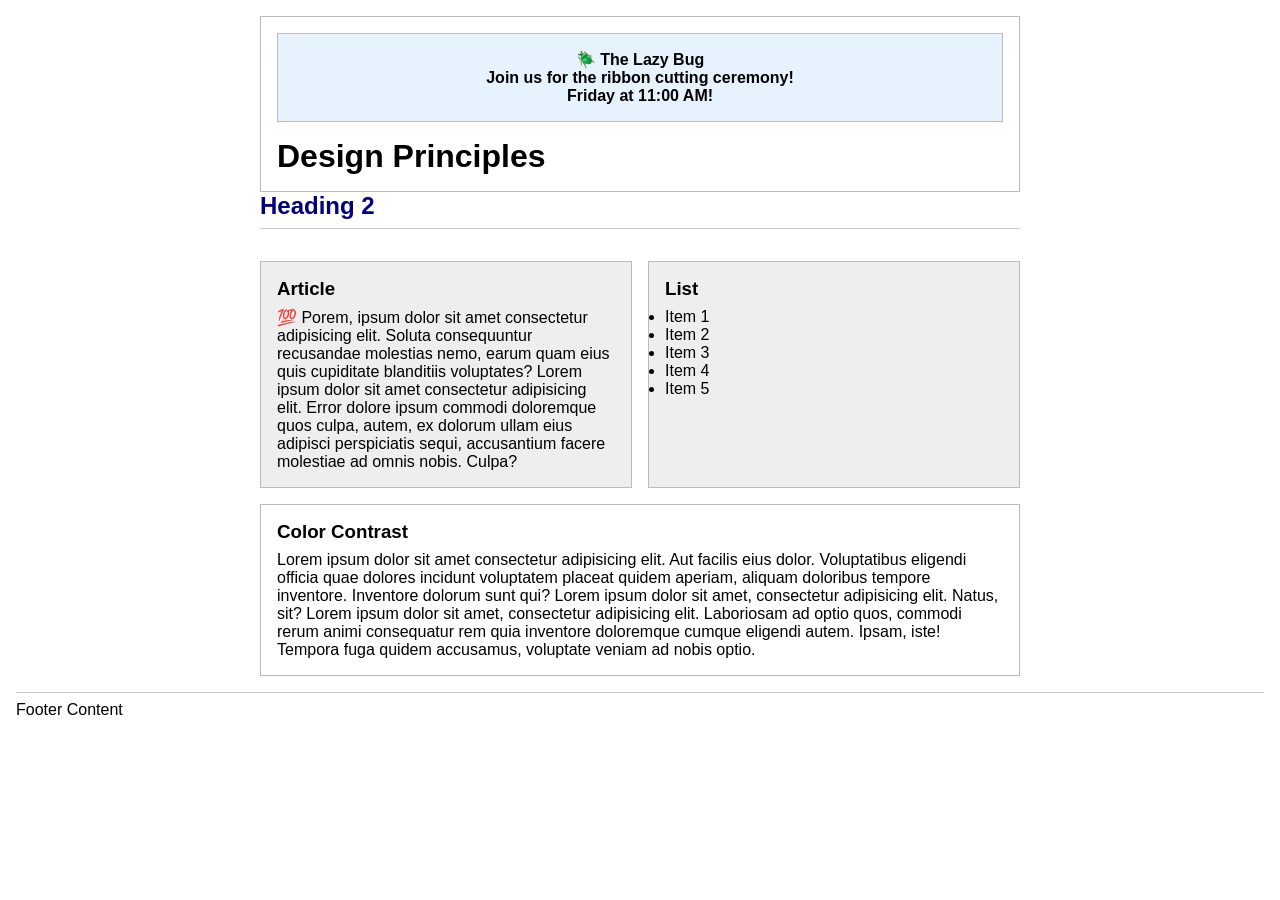
<file: week03/design.html>
<!DOCTYPE html>
<html lang="en">
<head>
    <meta charset="UTF-8">
    <meta name="viewport" content="width=device-width, initial-scale=1.0">
    <title>WDD 131 - Design Principles</title>
    <link rel="stylesheet" href="styles/design.css">
</head>
<body>
    <header>
        <div class="banner">🪲 The Lazy Bug<br>Join us for the ribbon cutting ceremony!<br>Friday at 11:00 AM!</div>
        <h1>Design Principles</h1>
    </header>
    <main>
        <h2>Heading 2</h2>
        <section>
            <h3>Article</h3>
            <article>
                <p>💯 Porem, ipsum dolor sit amet consectetur adipisicing elit. Soluta consequuntur recusandae molestias nemo, earum quam eius quis cupiditate blanditiis voluptates? Lorem ipsum dolor sit amet consectetur adipisicing elit. Error dolore ipsum commodi doloremque quos culpa, autem, ex dolorum ullam eius adipisci perspiciatis sequi, accusantium facere molestiae ad omnis nobis. Culpa?</p>
            </article>
        </section>
        <section>
            <h3>List</h3>
            <ul>
                <li>Item 1</li>
                <li>Item 2</li>
                <li>Item 3</li>
                <li>Item 4</li>
                <li>Item 5</li>
            </ul>
        </section>
        <div class="callout">
            <h3>Color Contrast</h3>
            <p>Lorem ipsum dolor sit amet consectetur adipisicing elit. Aut facilis eius dolor. Voluptatibus eligendi officia quae dolores incidunt voluptatem placeat quidem aperiam, aliquam doloribus tempore inventore. Inventore dolorum sunt qui? Lorem ipsum dolor sit amet, consectetur adipisicing elit. Natus, sit? Lorem ipsum dolor sit amet, consectetur adipisicing elit. Laboriosam ad optio quos, commodi rerum animi consequatur rem quia inventore doloremque cumque eligendi autem. Ipsam, iste! Tempora fuga quidem accusamus, voluptate veniam ad nobis optio.</p>
        </div>
    </main>
    <footer>
        Footer Content
    </footer>
</body>
</html>
</file>
<file: styles/base.css>
* { margin: 0; padding: 0; box-sizing: border-box; }
body { font-family: 'Roboto', sans-serif; line-height: 1.6; color: #333; background: #f4f4f4; }

header { background: #2c3e50; color: white; text-align: center; padding: 1rem; }
#course-title { display: block; font-size: 1.5rem; font-weight: 700; margin-bottom: 1rem; }
nav { display: flex; justify-content: center; gap: 2rem; }
nav a { color: white; text-decoration: none; padding: 0.5rem 1rem; border-radius: 5px; transition: background 0.3s; }
nav a:hover { background: #3498db; }

main { max-width: 800px; margin: 2rem auto; padding: 0 1rem; }
h1 { text-align: center; margin-bottom: 2rem; color: #2c3e50; }
.card { background: white; margin-bottom: 1rem; padding: 1.5rem; border-radius: 8px; box-shadow: 0 2px 10px rgba(0,0,0,0.1); display: grid; gap: 1rem; }
.card h2 { color: #3498db; }
.card img { width: 100%; height: auto; border-radius: 5px; }

footer { background: #34495e; color: white; text-align: center; padding: 1rem; margin-top: 2rem; }

@media (max-width: 600px) { nav { flex-direction: column; gap: 1rem; } }
</file>
<file: proyect/styles/base.css>
/* Base Styles and Global Settings */
:root {
    --primary-blue: #2563EB;
    --teal: #0D9488;
    --purple: #7C3AED;
    --light-bg: #F8FAFC;
    --dark-text: #1E293B;
    --white: #FFFFFF;
    --gray-light: #E2E8F0;
    --gray-medium: #94A3B8;
    --gray-dark: #475569;
    --success-green: #10B981;
    --error-red: #EF4444;
}

* {
    margin: 0;
    padding: 0;
    box-sizing: border-box;
}

body {
    font-family: 'Open Sans', sans-serif;
    font-size: 16px;
    line-height: 1.6;
    color: var(--dark-text);
    background-color: var(--light-bg);
}

h1, h2, h3, h4, h5, h6 {
    font-family: 'Poppins', sans-serif;
    font-weight: 600;
    line-height: 1.3;
    margin-bottom: 1rem;
}

h1 {
    font-size: 2.5rem;
}

h2 {
    font-size: 2rem;
}

h3 {
    font-size: 1.5rem;
}

img {
    max-width: 100%;
    height: auto;
    display: block;
}

a {
    text-decoration: none;
    color: var(--primary-blue);
    transition: color 0.3s ease;
}

a:hover {
    color: var(--purple);
}

.container {
    max-width: 1200px;
    margin: 0 auto;
    padding: 0 20px;
}

/* Header Styles */
header {
    background-color: var(--white);
    box-shadow: 0 2px 10px rgba(0, 0, 0, 0.1);
    position: sticky;
    top: 0;
    z-index: 1000;
}

header .container {
    display: flex;
    justify-content: space-between;
    align-items: center;
    padding: 1rem 20px;
}

.logo {
    display: flex;
    align-items: center;
    gap: 0.5rem;
}

.logo-text {
    font-family: 'Poppins', sans-serif;
    font-size: 1.5rem;
    font-weight: 700;
    color: var(--primary-blue);
}

.logo-full {
    font-family: 'Poppins', sans-serif;
    font-size: 1rem;
    color: var(--gray-dark);
}

.mobile-menu-toggle {
    display: none;
    flex-direction: column;
    background: none;
    border: none;
    cursor: pointer;
    padding: 0.5rem;
}

.mobile-menu-toggle span {
    width: 25px;
    height: 3px;
    background-color: var(--dark-text);
    margin: 3px 0;
    transition: 0.3s;
}

nav ul {
    display: flex;
    list-style: none;
    gap: 2rem;
}

nav a {
    color: var(--dark-text);
    font-weight: 600;
    padding: 0.5rem 0;
    position: relative;
}

nav a::after {
    content: '';
    position: absolute;
    bottom: 0;
    left: 0;
    width: 0;
    height: 2px;
    background-color: var(--primary-blue);
    transition: width 0.3s ease;
}

nav a:hover::after,
nav a.active::after {
    width: 100%;
}

nav a.active {
    color: var(--primary-blue);
}

/* Button Styles */
.cta-button,
.primary-button {
    display: inline-block;
    background-color: var(--primary-blue);
    color: var(--white);
    padding: 1rem 2rem;
    border-radius: 8px;
    font-family: 'Poppins', sans-serif;
    font-weight: 600;
    font-size: 1.1rem;
    border: none;
    cursor: pointer;
    transition: all 0.3s ease;
    text-align: center;
}

.cta-button:hover,
.primary-button:hover {
    background-color: var(--purple);
    transform: translateY(-2px);
    box-shadow: 0 4px 12px rgba(124, 58, 237, 0.3);
}

.secondary-button {
    display: inline-block;
    background-color: var(--teal);
    color: var(--white);
    padding: 0.875rem 1.75rem;
    border-radius: 8px;
    font-family: 'Poppins', sans-serif;
    font-weight: 600;
    border: none;
    cursor: pointer;
    transition: all 0.3s ease;
}

.secondary-button:hover {
    background-color: var(--primary-blue);
    transform: translateY(-2px);
}

/* Page Hero Sections */
.page-hero {
    background: linear-gradient(135deg, var(--primary-blue), var(--purple));
    color: var(--white);
    padding: 4rem 0;
    text-align: center;
}

.page-hero h1 {
    font-size: 3rem;
    margin-bottom: 1rem;
}

.page-hero p {
    font-size: 1.2rem;
    max-width: 700px;
    margin: 0 auto;
}

/* Section Styles */
section {
    padding: 4rem 0;
}

.section-intro {
    text-align: center;
    max-width: 800px;
    margin: 0 auto 3rem;
    font-size: 1.1rem;
    color: var(--gray-dark);
}

/* Utility Classes */
.hidden {
    display: none !important;
}

.text-center {
    text-align: center;
}

/* Footer Styles */
footer {
    background-color: var(--dark-text);
    color: var(--white);
    padding: 3rem 0 1rem;
}

.footer-content {
    display: grid;
    grid-template-columns: repeat(auto-fit, minmax(250px, 1fr));
    gap: 2rem;
    margin-bottom: 2rem;
}

.footer-section h4 {
    color: var(--white);
    margin-bottom: 1rem;
}

.footer-section p {
    color: var(--gray-light);
    margin-bottom: 0.5rem;
}

.footer-section ul {
    list-style: none;
}

.footer-section ul li {
    margin-bottom: 0.5rem;
}

.footer-section a {
    color: var(--gray-light);
}

.footer-section a:hover {
    color: var(--white);
}

.footer-bottom {
    border-top: 1px solid var(--gray-dark);
    padding-top: 1rem;
    display: flex;
    justify-content: space-between;
    align-items: center;
    flex-wrap: wrap;
    gap: 1rem;
}

.footer-bottom p {
    color: var(--gray-light);
}

.footer-bottom a {
    color: var(--gray-light);
}

/* Responsive Design - Tablet */
@media (max-width: 768px) {
    h1 {
        font-size: 2rem;
    }

    h2 {
        font-size: 1.75rem;
    }

    .page-hero h1 {
        font-size: 2.25rem;
    }

    .mobile-menu-toggle {
        display: flex;
    }

    nav {
        position: absolute;
        top: 100%;
        left: 0;
        right: 0;
        background-color: var(--white);
        box-shadow: 0 4px 10px rgba(0, 0, 0, 0.1);
        max-height: 0;
        overflow: hidden;
        transition: max-height 0.3s ease;
    }

    nav.active {
        max-height: 400px;
    }

    nav ul {
        flex-direction: column;
        padding: 1rem;
        gap: 0;
    }

    nav li {
        border-bottom: 1px solid var(--gray-light);
    }

    nav a {
        display: block;
        padding: 1rem 0;
    }

    .logo-full {
        display: none;
    }

    .footer-bottom {
        flex-direction: column;
        text-align: center;
    }
}

/* Responsive Design - Mobile */
@media (max-width: 480px) {
    h1 {
        font-size: 1.75rem;
    }

    h2 {
        font-size: 1.5rem;
    }

    .page-hero h1 {
        font-size: 1.875rem;
    }

    .page-hero {
        padding: 3rem 0;
    }

    section {
        padding: 3rem 0;
    }

    .cta-button,
    .primary-button {
        padding: 0.875rem 1.5rem;
        font-size: 1rem;
    }
}

/* Landscape Mobile Optimization */
@media (max-width: 768px) and (orientation: landscape) {
    .page-hero {
        padding: 2rem 0;
    }

    section {
        padding: 2.5rem 0;
    }
}
</file>
<file: proyect/styles/home.css>
/* Home Page Specific Styles */

/* Hero Section */
.hero {
    background: linear-gradient(135deg, var(--primary-blue), var(--purple));
    color: var(--white);
    padding: 6rem 0;
    text-align: center;
}

.hero h1 {
    font-size: 3.5rem;
    margin-bottom: 1.5rem;
    animation: fadeInUp 0.8s ease;
}

.hero-subtitle {
    font-size: 1.3rem;
    margin-bottom: 2rem;
    max-width: 700px;
    margin-left: auto;
    margin-right: auto;
    opacity: 0.95;
    animation: fadeInUp 0.8s ease 0.2s both;
}

.hero .cta-button {
    margin-bottom: 3rem;
    animation: fadeInUp 0.8s ease 0.4s both;
}

.hero-stats {
    display: flex;
    justify-content: center;
    gap: 3rem;
    flex-wrap: wrap;
    animation: fadeInUp 0.8s ease 0.6s both;
}

.stat-item {
    display: flex;
    flex-direction: column;
}

.stat-number {
    font-size: 2.5rem;
    font-weight: 700;
    font-family: 'Poppins', sans-serif;
}

.stat-label {
    font-size: 0.9rem;
    opacity: 0.9;
}

/* Features Section */
.features {
    background-color: var(--white);
}

.features h2 {
    text-align: center;
    margin-bottom: 3rem;
    color: var(--dark-text);
}

.features-grid {
    display: grid;
    grid-template-columns: repeat(auto-fit, minmax(300px, 1fr));
    gap: 2rem;
}

.feature-card {
    background-color: var(--light-bg);
    padding: 2rem;
    border-radius: 12px;
    transition: all 0.3s ease;
    border: 2px solid transparent;
}

.feature-card:hover {
    transform: translateY(-5px);
    box-shadow: 0 8px 20px rgba(0, 0, 0, 0.1);
    border-color: var(--primary-blue);
}

.feature-icon {
    font-size: 3rem;
    margin-bottom: 1rem;
}

.feature-card h3 {
    color: var(--primary-blue);
    margin-bottom: 1rem;
}

/* Program Overview Section */
.program-overview {
    background-color: var(--light-bg);
}

.program-overview h2 {
    text-align: center;
    margin-bottom: 1rem;
}

.timeline {
    max-width: 900px;
    margin: 0 auto 3rem;
}

.timeline-item {
    display: flex;
    gap: 1.5rem;
    margin-bottom: 2rem;
    position: relative;
}

.timeline-item::after {
    content: '';
    position: absolute;
    left: 22px;
    top: 50px;
    width: 2px;
    height: calc(100% + 2rem);
    background-color: var(--gray-light);
}

.timeline-item:last-child::after {
    display: none;
}

.timeline-marker {
    flex-shrink: 0;
    width: 45px;
    height: 45px;
    background: linear-gradient(135deg, var(--primary-blue), var(--purple));
    color: var(--white);
    border-radius: 50%;
    display: flex;
    align-items: center;
    justify-content: center;
    font-weight: 700;
    font-family: 'Poppins', sans-serif;
    font-size: 1.2rem;
    position: relative;
    z-index: 1;
}

.timeline-content {
    flex-grow: 1;
    background-color: var(--white);
    padding: 1.5rem;
    border-radius: 10px;
    box-shadow: 0 2px 10px rgba(0, 0, 0, 0.05);
}

.timeline-content h3 {
    color: var(--primary-blue);
    margin-bottom: 0.5rem;
}

.program-overview .secondary-button {
    display: block;
    margin: 0 auto;
    width: fit-content;
}

/* Testimonials Section */
.testimonials {
    background-color: var(--white);
}

.testimonials h2 {
    text-align: center;
    margin-bottom: 3rem;
}

.testimonials-grid {
    display: grid;
    grid-template-columns: repeat(auto-fit, minmax(300px, 1fr));
    gap: 2rem;
}

.testimonial-card {
    background-color: var(--light-bg);
    padding: 2rem;
    border-radius: 12px;
    border-left: 4px solid var(--teal);
}

.testimonial-rating {
    color: #FFB800;
    font-size: 1.2rem;
    margin-bottom: 1rem;
}

.testimonial-text {
    font-style: italic;
    margin-bottom: 1.5rem;
    line-height: 1.7;
}

.testimonial-author {
    display: flex;
    flex-direction: column;
}

.testimonial-author strong {
    color: var(--dark-text);
    margin-bottom: 0.25rem;
}

.testimonial-author span {
    color: var(--gray-dark);
    font-size: 0.9rem;
}

/* CTA Section */
.cta-section {
    background: linear-gradient(135deg, var(--teal), var(--primary-blue));
    color: var(--white);
    text-align: center;
    padding: 5rem 0;
}

.cta-section h2 {
    color: var(--white);
    margin-bottom: 1rem;
}

.cta-section p {
    font-size: 1.2rem;
    margin-bottom: 2rem;
}

/* Animations */
@keyframes fadeInUp {
    from {
        opacity: 0;
        transform: translateY(30px);
    }
    to {
        opacity: 1;
        transform: translateY(0);
    }
}

/* Responsive Adjustments */
@media (max-width: 768px) {
    .hero {
        padding: 4rem 0;
    }

    .hero h1 {
        font-size: 2.5rem;
    }

    .hero-subtitle {
        font-size: 1.1rem;
    }

    .hero-stats {
        gap: 2rem;
    }

    .stat-number {
        font-size: 2rem;
    }

    .features-grid {
        grid-template-columns: 1fr;
    }

    .timeline-item {
        gap: 1rem;
    }

    .timeline-marker {
        width: 40px;
        height: 40px;
        font-size: 1rem;
    }

    .timeline-item::after {
        left: 19px;
    }

    .testimonials-grid {
        grid-template-columns: 1fr;
    }

    .cta-section {
        padding: 3rem 0;
    }
}

@media (max-width: 480px) {
    .hero h1 {
        font-size: 2rem;
    }

    .hero-subtitle {
        font-size: 1rem;
    }

    .hero-stats {
        flex-direction: column;
        gap: 1.5rem;
    }
}
</file>
<file: styles/place.css>
:root {
    --primary-red: #D52B1E;
    --primary-yellow: #F9E300;
    --primary-green: #007934;
    --text-dark: #212121;
    --text-light: #FFFFFF;
    --shadow: rgba(0, 0, 0, 0.2);
    --spacing-sm: 0.5rem;
    --spacing-md: 1rem;
    --spacing-lg: 1.5rem;
    --spacing-xl: 2rem;
}

* {
    margin: 0;
    padding: 0;
    box-sizing: border-box;
}

body {
    font-family: 'Segoe UI', Tahoma, Geneva, Verdana, sans-serif;
    line-height: 1.6;
    color: var(--text-dark);
    background-color: #f5f5f5;
}

header {
    background-color: var(--primary-red);
    color: var(--text-light);
    text-align: center;
    padding: var(--spacing-lg) var(--spacing-md);
    box-shadow: 0 2px 5px var(--shadow);
}

header h1 {
    font-size: 1.8rem;
    font-weight: 600;
    letter-spacing: 0.5px;
}

main {
    max-width: 100%;
    margin: 0 auto;
}

.hero {
    width: 100%;
    overflow: hidden;
}

.hero img {
    width: 100%;
    height: auto;
    display: block;
    object-fit: cover;
}

.data-section {
    background-color: #FFFFFF;
    padding: var(--spacing-lg);
    margin: var(--spacing-md);
    border-radius: 8px;
    box-shadow: 0 2px 8px var(--shadow);
}

.data-section h2 {
    background-color: var(--primary-green);
    color: var(--text-light);
    padding: var(--spacing-md);
    margin: calc(-1 * var(--spacing-lg)) calc(-1 * var(--spacing-lg)) var(--spacing-md);
    border-radius: 8px 8px 0 0;
    font-size: 1.5rem;
}

.data-content p {
    padding: var(--spacing-sm) 0;
    border-bottom: 1px solid #e0e0e0;
}

.data-content p:last-child {
    border-bottom: none;
}

.weather-section {
    background-color: #FFFFFF;
    padding: var(--spacing-lg);
    margin: var(--spacing-md);
    border-radius: 8px;
    box-shadow: 0 2px 8px var(--shadow);
}

.weather-section h2 {
    background-color: var(--primary-green);
    color: var(--text-light);
    padding: var(--spacing-md);
    margin: calc(-1 * var(--spacing-lg)) calc(-1 * var(--spacing-lg)) var(--spacing-md);
    border-radius: 8px 8px 0 0;
    font-size: 1.5rem;
}

.weather-icon-mobile {
    text-align: center;
    margin: var(--spacing-md) 0;
}

.weather-icon-mobile img {
    width: 80px;
    height: 80px;
}

.weather-info p {
    padding: var(--spacing-sm) 0;
}

footer {
    background-color: var(--primary-red);
    color: var(--text-light);
    text-align: center;
    padding: var(--spacing-lg);
    margin-top: var(--spacing-xl);
}

footer p {
    margin: var(--spacing-sm) 0;
    font-size: 0.9rem;
}


@media (min-width: 768px) {
    header h1 {
        font-size: 2.5rem;
    }

    main {
        max-width: 100%;
        padding: 0;
        position: relative;
    }

    .hero {
        height: 600px;
        width: 100%;
    }

    .hero img {
        height: 100%;
        width: 100%;
        object-fit: cover;
    }

    .data-section,
    .weather-section {
        position: absolute;
        max-width: 350px;
        margin: 0;
    }

    .data-section {
        top: 80px;
        left: 3rem;
    }

    .weather-section {
        bottom: 80px;
        right: 3rem;
    }

    .weather-icon-mobile {
        display: none;
    }

    .weather-heading::after {
        content: " ⛅";
        font-size: 1.5rem;
    }

    footer {
        margin-top: 0;
    }
}

@media (min-width: 1024px) {
    header h1 {
        font-size: 3rem;
        padding: var(--spacing-xl) 0;
    }

    .hero {
        height: 700px;
    }

    .data-section,
    .weather-section {
        max-width: 400px;
    }

    .data-section {
        top: 100px;
        left: 4rem;
    }

    .weather-section {
        bottom: 100px;
        right: 4rem;
    }

    .data-section h2,
    .weather-section h2 {
        font-size: 1.8rem;
    }
}

@media (min-width: 1024px) {
    header h1 {
        font-size: 3rem;
        padding: var(--spacing-xl) 0;
    }

    .data-section,
    .weather-section {
        max-width: 400px;
    }

    .data-section h2,
    .weather-section h2 {
        font-size: 1.8rem;
    }
}
</file>
<file: styles/temples.css>
* {
    margin: 0;
    padding: 0;
    box-sizing: border-box;
}

body {
    font-family: 'Open Sans', sans-serif;
    line-height: 1.6;
    color: #333;
    background-color: #f8f9fa;
}

h1, h2, h3 {
    font-family: 'Cormorant Garamond', serif;
    font-weight: 600;
}

header {
    background: linear-gradient(135deg, #2c3e50 0%, #4a6491 100%);
    color: white;
    padding: 1rem 0;
    box-shadow: 0 2px 10px rgba(0,0,0,0.1);
    position: sticky;
    top: 0;
    z-index: 1000;
}

.header-content {
    max-width: 1200px;
    margin: 0 auto;
    padding: 0 1rem;
    display: flex;
    justify-content: space-between;
    align-items: center;
}

header h1 {
    font-size: 1.5rem;
    display: flex;
    align-items: center;
    gap: 0.5rem;
}

header h1 i {
    color: #ffd700;
}

.hamburger {
    background: none;
    border: none;
    color: white;
    font-size: 1.5rem;
    cursor: pointer;
    padding: 0.5rem;
    display: flex;
    align-items: center;
    justify-content: center;
    transition: transform 0.3s ease;
}

.hamburger .fa-times {
    display: none;
}

.hamburger.active .fa-bars {
    display: none;
}

.hamburger.active .fa-times {
    display: block;
}

.hamburger:hover {
    transform: scale(1.1);
}

.nav-menu {
    list-style: none;
    display: none;
    flex-direction: column;
    position: absolute;
    top: 100%;
    left: 0;
    right: 0;
    background-color: #2c3e50;
    box-shadow: 0 5px 15px rgba(0,0,0,0.2);
    z-index: 999;
}

.nav-menu.active {
    display: flex;
}

.nav-menu li {
    border-bottom: 1px solid rgba(255,255,255,0.1);
}

.nav-menu a {
    display: block;
    padding: 1rem;
    color: white;
    text-decoration: none;
    transition: all 0.3s ease;
    font-weight: 600;
}

.nav-menu a:hover,
.nav-menu a.active {
    background-color: #3498db;
    color: white;
    padding-left: 1.5rem;
}

main {
    max-width: 1200px;
    margin: 0 auto;
    padding: 2rem 1rem;
}

.page-title {
    text-align: center;
    margin-bottom: 2rem;
    padding-bottom: 1rem;
    border-bottom: 2px solid #eaeaea;
}

.page-title h2 {
    font-size: 1.8rem;
    color: #2c3e50;
    margin-bottom: 0.5rem;
    display: flex;
    align-items: center;
    justify-content: center;
    gap: 0.5rem;
}

.page-title p {
    color: #666;
    font-size: 1rem;
}

.gallery {
    display: grid;
    grid-template-columns: 1fr;
    gap: 1.5rem;
}

figure {
    background: white;
    border-radius: 10px;
    overflow: hidden;
    box-shadow: 0 3px 15px rgba(0,0,0,0.1);
    transition: all 0.3s ease;
    position: relative;
}

figure:hover {
    transform: translateY(-5px);
    box-shadow: 0 8px 25px rgba(0,0,0,0.15);
}

figure img {
    width: 100%;
    height: 250px;
    object-fit: cover;
    display: block;
    transition: transform 0.5s ease;
}

figure:hover img {
    transform: scale(1.05);
}

figcaption {
    padding: 1rem;
    background: white;
    text-align: center;
    font-weight: 600;
    color: #2c3e50;
    border-top: 1px solid #eee;
    font-family: 'Cormorant Garamond', serif;
    font-size: 1.1rem;
}

footer {
    background: #2c3e50;
    color: white;
    padding: 2rem 0;
    margin-top: 3rem;
    text-align: center;
}

.footer-content {
    max-width: 1200px;
    margin: 0 auto;
    padding: 0 1rem;
}

footer p {
    margin-bottom: 0.5rem;
    font-size: 0.9rem;
}

footer i {
    color: #ffd700;
    margin-right: 0.5rem;
}

@media (min-width: 768px) {
    .hamburger {
        display: none;
    }
    
    .nav-menu {
        display: flex !important;
        flex-direction: row;
        position: static;
        background: none;
        box-shadow: none;
        gap: 0.5rem;
    }
    
    .nav-menu li {
        border: none;
    }
    
    .nav-menu a {
        padding: 0.5rem 1rem;
        border-radius: 5px;
    }
    
    .nav-menu a:hover,
    .nav-menu a.active {
        padding-left: 1rem;
    }
    
    .gallery {
        grid-template-columns: repeat(2, 1fr);
    }
}
</file>
<file: styles/temples-large.css>
@media (min-width: 1024px) {

    header h1 {
        font-size: 2rem;
    }
    
    .nav-menu {
        gap: 1rem;
    }
    
    .nav-menu a {
        font-size: 1rem;
        padding: 0.5rem 1.2rem;
    }

    .page-title h2 {
        font-size: 2.2rem;
    }
    
    .page-title p {
        font-size: 1.1rem;
    }
    
    .gallery {
        grid-template-columns: repeat(3, 1fr);
        gap: 2rem;
    }
    
    figure img {
        height: 280px;
    }
    
    figcaption {
        font-size: 1.2rem;
        padding: 1.2rem;
    }
    
    .footer-content {
        display: flex;
        justify-content: space-between;
        align-items: center;
        flex-wrap: wrap;
    }
    
    footer p {
        margin-bottom: 0;
        font-size: 1rem;
    }
}

@media (min-width: 1400px) {
    .gallery {
        grid-template-columns: repeat(4, 1fr);
    }
}
</file>
<file: product review form/styles/form.css>
* {
    margin: 0;
    padding: 0;
    box-sizing: border-box;
}

body {
    font-family: 'Segoe UI', Tahoma, Geneva, Verdana, sans-serif;
    background-color: #e8e4e1;
    line-height: 1.6;
    color: #2c2c2c;
}

header {
    background: linear-gradient(135deg, #4a1a4a 0%, #6b2d6b 100%);
    color: white;
    padding: 1.5rem 1rem;
    text-align: center;
    box-shadow: 0 2px 8px rgba(0, 0, 0, 0.15);
}

header h1 {
    font-size: 1.8rem;
    font-weight: 600;
    letter-spacing: 0.5px;
}

main {
    max-width: 600px;
    margin: 2rem auto;
    padding: 0 1rem;
}


form {
    background: white;
    padding: 2rem;
    border-radius: 8px;
    box-shadow: 0 3px 12px rgba(0, 0, 0, 0.1);
}

.form-group {
    margin-bottom: 1.5rem;
}

label {
    display: block;
    margin-bottom: 0.5rem;
    font-weight: 500;
    color: #333;
}

.helper-text {
    font-size: 0.85rem;
    font-weight: normal;
    font-style: italic;
    color: #666;
}

.optional {
    font-size: 0.85rem;
    font-weight: normal;
    color: #7a7a7a;
}

input[type="text"],
input[type="date"],
select,
textarea {
    width: 100%;
    padding: 0.75rem;
    border: 1px solid #ccc;
    border-radius: 4px;
    font-size: 1rem;
    font-family: inherit;
    transition: border-color 0.3s ease;
}

input[type="text"]:focus,
input[type="date"]:focus,
select:focus,
textarea:focus {
    outline: none;
    border-color: #6b2d6b;
    box-shadow: 0 0 0 3px rgba(107, 45, 107, 0.1);
}

select {
    cursor: pointer;
    background-color: white;
}

textarea {
    resize: vertical;
    min-height: 100px;
}

.rating-container {
    display: flex;
    gap: 0.5rem;
    flex-wrap: wrap;
}

.rating-option {
    display: flex;
    align-items: center;
}

.rating-option input[type="radio"] {
    position: absolute;
    opacity: 0;
    cursor: pointer;
}

.rating-option label {
    display: flex;
    align-items: center;
    justify-content: center;
    min-width: 50px;
    padding: 0.5rem;
    margin: 0;
    border: 2px solid #ddd;
    border-radius: 50px;
    cursor: pointer;
    transition: all 0.2s ease;
    background-color: white;
}

.rating-option input[type="radio"]:checked + label {
    background-color: #6b2d6b;
    border-color: #6b2d6b;
    color: white;
}

.rating-option label:hover {
    border-color: #9d4d9d;
    transform: scale(1.05);
}

.star {
    font-size: 1.1rem;
}

.checkbox-group {
    display: flex;
    flex-direction: column;
    gap: 0.75rem;
}

.checkbox-item {
    display: flex;
    align-items: center;
}

.checkbox-item input[type="checkbox"] {
    width: 20px;
    height: 20px;
    margin-right: 0.75rem;
    cursor: pointer;
    accent-color: #6b2d6b;
}

.checkbox-item label {
    margin: 0;
    cursor: pointer;
    font-weight: normal;
}

.submit-btn {
    width: 100%;
    padding: 1rem;
    background-color: #6b2d6b;
    color: white;
    border: none;
    border-radius: 6px;
    font-size: 1.1rem;
    font-weight: 600;
    cursor: pointer;
    transition: background-color 0.3s ease, transform 0.1s ease;
    margin-top: 1rem;
}

.submit-btn:hover {
    background-color: #552456;
    transform: translateY(-2px);
}

.submit-btn:active {
    transform: translateY(0);
}

.confirmation-message {
    background: white;
    padding: 3rem 2rem;
    border-radius: 8px;
    text-align: center;
    box-shadow: 0 3px 12px rgba(0, 0, 0, 0.1);
}

.confirmation-message h2 {
    color: #6b2d6b;
    margin-bottom: 1rem;
    font-size: 1.6rem;
}

.confirmation-message p {
    color: #555;
    margin-bottom: 1.5rem;
    font-size: 1.1rem;
}

.review-count {
    background-color: #f5f5f5;
    padding: 1.5rem;
    border-radius: 6px;
    margin: 2rem 0;
}

.review-count p {
    font-size: 1.2rem;
    margin: 0;
}

.review-count strong {
    color: #6b2d6b;
    font-size: 1.5rem;
}

.back-btn {
    display: inline-block;
    padding: 0.9rem 2rem;
    background-color: #6b2d6b;
    color: white;
    text-decoration: none;
    border-radius: 6px;
    font-weight: 600;
    transition: background-color 0.3s ease;
}

.back-btn:hover {
    background-color: #552456;
}

footer {
    background-color: #4a1a4a;
    color: white;
    text-align: center;
    padding: 1.5rem 1rem;
    margin-top: 3rem;
}

footer p {
    margin: 0.3rem 0;
    font-size: 0.95rem;
}

@media (max-width: 768px) {
    header h1 {
        font-size: 1.5rem;
    }
    
    form {
        padding: 1.5rem;
    }
    
    main {
        margin: 1rem auto;
    }
    
    .rating-container {
        justify-content: center;
    }
    
    .confirmation-message {
        padding: 2rem 1.5rem;
    }
    
    .confirmation-message h2 {
        font-size: 1.4rem;
    }
}

@media (max-width: 480px) {
    .rating-option label {
        min-width: 45px;
        padding: 0.4rem;
    }
    
    .star {
        font-size: 1rem;
    }
}
</file>
<file: proyect/styles/ai-tools.css>
/* AI Tools Page Specific Styles */

.tools-intro {
    background-color: var(--white);
    padding: 2rem 0;
}

.intro-text {
    text-align: center;
    max-width: 800px;
    margin: 0 auto;
    font-size: 1.1rem;
    color: var(--gray-dark);
}

/* Tool Demo Section */
.tool-demo {
    background-color: var(--light-bg);
    padding: 4rem 0;
}

.tool-selector {
    display: flex;
    justify-content: center;
    gap: 1rem;
    margin-bottom: 3rem;
    flex-wrap: wrap;
}

.tool-tab {
    background-color: var(--white);
    color: var(--dark-text);
    border: 2px solid var(--gray-light);
    padding: 1rem 2rem;
    border-radius: 10px;
    font-family: 'Poppins', sans-serif;
    font-weight: 600;
    cursor: pointer;
    transition: all 0.3s ease;
    display: flex;
    align-items: center;
    gap: 0.5rem;
}

.tool-tab:hover {
    background-color: var(--gray-light);
}

.tool-tab.active {
    background-color: var(--primary-blue);
    color: var(--white);
    border-color: var(--primary-blue);
}

.tool-icon {
    font-size: 1.5rem;
}

.tool-content {
    display: none;
}

.tool-content.active {
    display: block;
    animation: fadeIn 0.5s ease;
}

.tool-header {
    text-align: center;
    margin-bottom: 3rem;
}

.tool-header h2 {
    color: var(--primary-blue);
    margin-bottom: 0.5rem;
}

.tool-header p {
    color: var(--gray-dark);
    font-size: 1.1rem;
}

.demo-area {
    background-color: var(--white);
    padding: 2.5rem;
    border-radius: 12px;
    box-shadow: 0 4px 20px rgba(0, 0, 0, 0.08);
}

/* Conversation Simulator Styles */
.scenario-selector {
    margin-bottom: 2rem;
}

.scenario-selector label {
    display: block;
    margin-bottom: 0.5rem;
    font-weight: 600;
    color: var(--dark-text);
}

.scenario-selector select {
    width: 100%;
    padding: 0.75rem;
    border: 2px solid var(--gray-light);
    border-radius: 8px;
    font-size: 1rem;
    background-color: var(--white);
    cursor: pointer;
}

.chat-container {
    border: 2px solid var(--gray-light);
    border-radius: 12px;
    overflow: hidden;
    margin-bottom: 1.5rem;
}

.chat-messages {
    height: 400px;
    overflow-y: auto;
    padding: 1.5rem;
    background-color: var(--light-bg);
}

.ai-message,
.user-message {
    margin-bottom: 1rem;
    padding: 1rem;
    border-radius: 8px;
    max-width: 80%;
    animation: slideIn 0.3s ease;
}

.ai-message {
    background-color: var(--white);
    border-left: 4px solid var(--primary-blue);
}

.user-message {
    background-color: var(--teal);
    color: var(--white);
    margin-left: auto;
}

.chat-input-area {
    display: flex;
    gap: 0.5rem;
    padding: 1rem;
    background-color: var(--white);
    border-top: 2px solid var(--gray-light);
}

.chat-input-area input {
    flex-grow: 1;
    padding: 0.75rem;
    border: 2px solid var(--gray-light);
    border-radius: 8px;
    font-size: 1rem;
}

.chat-input-area input:disabled {
    background-color: var(--light-bg);
    cursor: not-allowed;
}

.chat-input-area button {
    padding: 0.75rem 1.5rem;
    background-color: var(--primary-blue);
    color: var(--white);
    border: none;
    border-radius: 8px;
    font-weight: 600;
    cursor: pointer;
    transition: background-color 0.3s ease;
}

.chat-input-area button:hover:not(:disabled) {
    background-color: var(--purple);
}

.chat-input-area button:disabled {
    background-color: var(--gray-light);
    cursor: not-allowed;
}

#start-conversation {
    width: 100%;
    margin-top: 1rem;
}

.conversation-stats {
    display: flex;
    justify-content: space-around;
    padding: 1rem;
    background-color: var(--light-bg);
    border-radius: 8px;
}

.stat {
    text-align: center;
}

.stat-label {
    font-weight: 600;
    color: var(--gray-dark);
    margin-right: 0.5rem;
}

/* Writing Assistant Styles */
.writing-container {
    margin-bottom: 2rem;
}

.writing-container textarea {
    width: 100%;
    min-height: 300px;
    padding: 1rem;
    border: 2px solid var(--gray-light);
    border-radius: 8px;
    font-size: 1rem;
    font-family: 'Open Sans', sans-serif;
    resize: vertical;
    margin-bottom: 1rem;
}

.writing-container textarea:focus {
    outline: none;
    border-color: var(--primary-blue);
}

.feedback-container {
    background-color: var(--light-bg);
    padding: 2rem;
    border-radius: 8px;
    min-height: 200px;
}

.feedback-container h3 {
    color: var(--primary-blue);
    margin-bottom: 1rem;
}

.feedback-placeholder {
    text-align: center;
    color: var(--gray-dark);
    padding: 2rem;
}

.feedback-item {
    margin-bottom: 1.5rem;
    padding: 1rem;
    background-color: var(--white);
    border-radius: 8px;
    border-left: 4px solid var(--purple);
}

.feedback-type {
    font-weight: 600;
    color: var(--purple);
    margin-bottom: 0.5rem;
}

.feedback-original {
    color: var(--error-red);
    text-decoration: line-through;
    display: block;
    margin: 0.5rem 0;
}

.feedback-suggestion {
    color: var(--success-green);
    font-weight: 600;
    display: block;
}

.feedback-explanation {
    color: var(--gray-dark);
    font-size: 0.95rem;
    margin-top: 0.5rem;
}

/* Quiz Styles */
.quiz-settings {
    display: grid;
    grid-template-columns: repeat(auto-fit, minmax(250px, 1fr));
    gap: 1.5rem;
    margin-bottom: 2rem;
}

.setting-group label {
    display: block;
    margin-bottom: 0.5rem;
    font-weight: 600;
    color: var(--dark-text);
}

.setting-group select {
    width: 100%;
    padding: 0.75rem;
    border: 2px solid var(--gray-light);
    border-radius: 8px;
    font-size: 1rem;
    background-color: var(--white);
    cursor: pointer;
}

#start-quiz {
    grid-column: 1 / -1;
    width: 100%;
}

.quiz-container {
    margin-top: 2rem;
}

.quiz-progress {
    margin-bottom: 2rem;
    text-align: center;
}

.progress-bar {
    width: 100%;
    height: 8px;
    background-color: var(--gray-light);
    border-radius: 4px;
    overflow: hidden;
    margin-top: 0.5rem;
}

.progress-fill {
    height: 100%;
    background: linear-gradient(90deg, var(--primary-blue), var(--purple));
    transition: width 0.3s ease;
}

.question-card {
    background-color: var(--light-bg);
    padding: 2rem;
    border-radius: 12px;
    margin-bottom: 1.5rem;
}

.question-card h3 {
    color: var(--primary-blue);
    margin-bottom: 1.5rem;
}

.answer-options {
    display: flex;
    flex-direction: column;
    gap: 1rem;
}

.answer-option {
    padding: 1rem;
    background-color: var(--white);
    border: 2px solid var(--gray-light);
    border-radius: 8px;
    cursor: pointer;
    transition: all 0.3s ease;
}

.answer-option:hover {
    border-color: var(--primary-blue);
    background-color: var(--light-bg);
}

.answer-option.selected {
    border-color: var(--primary-blue);
    background-color: var(--primary-blue);
    color: var(--white);
}

.answer-option.correct {
    border-color: var(--success-green);
    background-color: var(--success-green);
    color: var(--white);
}

.answer-option.incorrect {
    border-color: var(--error-red);
    background-color: var(--error-red);
    color: var(--white);
}

.quiz-feedback {
    padding: 1.5rem;
    background-color: var(--light-bg);
    border-radius: 8px;
    text-align: center;
}

.quiz-feedback.correct {
    border-left: 4px solid var(--success-green);
}

.quiz-feedback.incorrect {
    border-left: 4px solid var(--error-red);
}

.quiz-results {
    text-align: center;
    padding: 2rem;
    background-color: var(--light-bg);
    border-radius: 12px;
}

.quiz-results h3 {
    color: var(--primary-blue);
    margin-bottom: 2rem;
}

.results-summary {
    display: flex;
    justify-content: center;
    gap: 3rem;
    margin-bottom: 2rem;
}

.result-item {
    display: flex;
    flex-direction: column;
}

.result-label {
    font-size: 0.9rem;
    color: var(--gray-dark);
    margin-bottom: 0.5rem;
}

.result-value {
    font-size: 2rem;
    font-weight: 700;
    font-family: 'Poppins', sans-serif;
    color: var(--primary-blue);
}

/* Tools Benefits Section */
.tools-benefits {
    background-color: var(--white);
}

.tools-benefits h2 {
    text-align: center;
    margin-bottom: 3rem;
}

.benefits-grid {
    display: grid;
    grid-template-columns: repeat(auto-fit, minmax(280px, 1fr));
    gap: 2rem;
}

.benefit-card {
    background-color: var(--light-bg);
    padding: 2rem;
    border-radius: 12px;
    border-top: 4px solid var(--teal);
}

.benefit-card h3 {
    color: var(--teal);
    margin-bottom: 1rem;
}

/* CTA Section */
.cta-section {
    background: linear-gradient(135deg, var(--primary-blue), var(--purple));
    color: var(--white);
    text-align: center;
    padding: 5rem 0;
}

.cta-section h2 {
    color: var(--white);
    margin-bottom: 1rem;
}

.cta-section p {
    font-size: 1.2rem;
    margin-bottom: 2rem;
}

/* Animations */
@keyframes fadeIn {
    from {
        opacity: 0;
    }
    to {
        opacity: 1;
    }
}

@keyframes slideIn {
    from {
        opacity: 0;
        transform: translateY(10px);
    }
    to {
        opacity: 1;
        transform: translateY(0);
    }
}

/* Responsive Design */
@media (max-width: 768px) {
    .tool-selector {
        flex-direction: column;
    }

    .tool-tab {
        width: 100%;
    }

    .demo-area {
        padding: 1.5rem;
    }

    .chat-messages {
        height: 300px;
    }

    .ai-message,
    .user-message {
        max-width: 95%;
    }

    .conversation-stats {
        flex-direction: column;
        gap: 1rem;
    }

    .writing-container textarea {
        min-height: 200px;
    }

    .quiz-settings {
        grid-template-columns: 1fr;
    }

    .results-summary {
        flex-direction: column;
        gap: 1.5rem;
    }

    .benefits-grid {
        grid-template-columns: 1fr;
    }
}

@media (max-width: 480px) {
    .tool-icon {
        font-size: 1.25rem;
    }

    .tool-tab {
        padding: 0.875rem 1.5rem;
    }

    .chat-input-area {
        flex-direction: column;
    }

    .chat-input-area button {
        width: 100%;
    }

    .result-value {
        font-size: 1.75rem;
    }
}
</file>
<file: proyect/styles/contact.css>
/* Contact Page Specific Styles */

.contact-section {
    background-color: var(--white);
}

.contact-grid {
    display: grid;
    grid-template-columns: 1fr 1.5fr;
    gap: 3rem;
}

/* Contact Info Styles */
.contact-info h2 {
    color: var(--primary-blue);
    margin-bottom: 2rem;
}

.info-card {
    background-color: var(--light-bg);
    padding: 1.5rem;
    border-radius: 10px;
    margin-bottom: 1.5rem;
    border-left: 4px solid var(--teal);
}

.info-card h3 {
    color: var(--teal);
    margin-bottom: 1rem;
}

.info-card p {
    color: var(--gray-dark);
    margin-bottom: 0.5rem;
}

.info-card strong {
    color: var(--dark-text);
}

/* Form Styles */
.contact-form-container {
    background-color: var(--light-bg);
    padding: 2.5rem;
    border-radius: 12px;
    box-shadow: 0 4px 20px rgba(0, 0, 0, 0.08);
}

.contact-form-container h2 {
    color: var(--primary-blue);
    margin-bottom: 2rem;
    text-align: center;
}

.contact-form {
    display: flex;
    flex-direction: column;
    gap: 1.5rem;
}

.form-group {
    display: flex;
    flex-direction: column;
}

.form-group label {
    margin-bottom: 0.5rem;
    font-weight: 600;
    color: var(--dark-text);
}

.form-group input,
.form-group select,
.form-group textarea {
    padding: 0.875rem;
    border: 2px solid var(--gray-light);
    border-radius: 8px;
    font-size: 1rem;
    font-family: 'Open Sans', sans-serif;
    background-color: var(--white);
    transition: border-color 0.3s ease;
}

.form-group input:focus,
.form-group select:focus,
.form-group textarea:focus {
    outline: none;
    border-color: var(--primary-blue);
}

.form-group textarea {
    resize: vertical;
}

.checkbox-group {
    flex-direction: row;
    align-items: flex-start;
}

.checkbox-group label {
    display: flex;
    align-items: flex-start;
    gap: 0.5rem;
    cursor: pointer;
    font-weight: 400;
}

.checkbox-group input[type="checkbox"] {
    margin-top: 0.25rem;
    width: 18px;
    height: 18px;
    cursor: pointer;
}

.submit-button {
    background-color: var(--primary-blue);
    color: var(--white);
    padding: 1rem 2rem;
    border: none;
    border-radius: 8px;
    font-family: 'Poppins', sans-serif;
    font-weight: 600;
    font-size: 1.1rem;
    cursor: pointer;
    transition: all 0.3s ease;
}

.submit-button:hover {
    background-color: var(--purple);
    transform: translateY(-2px);
    box-shadow: 0 4px 12px rgba(124, 58, 237, 0.3);
}

.submit-button:disabled {
    background-color: var(--gray-light);
    cursor: not-allowed;
    transform: none;
}

/* Form Messages */
.form-message {
    padding: 2rem;
    border-radius: 10px;
    text-align: center;
    animation: slideIn 0.5s ease;
}

.form-message.success {
    background-color: #D1FAE5;
    border: 2px solid var(--success-green);
}

.form-message.success h3 {
    color: var(--success-green);
    margin-bottom: 1rem;
}

.form-message.error {
    background-color: #FEE2E2;
    border: 2px solid var(--error-red);
}

.form-message.error h3 {
    color: var(--error-red);
    margin-bottom: 1rem;
}

.form-message p {
    color: var(--dark-text);
    margin-bottom: 0.5rem;
}

/* Instructor Section */
.instructor-section {
    background-color: var(--light-bg);
}

.instructor-section h2 {
    text-align: center;
    margin-bottom: 3rem;
}

.instructor-profile {
    max-width: 900px;
    margin: 0 auto;
    background-color: var(--white);
    padding: 3rem;
    border-radius: 12px;
    box-shadow: 0 4px 20px rgba(0, 0, 0, 0.05);
}

.instructor-content h3 {
    color: var(--primary-blue);
    font-size: 2rem;
    margin-bottom: 0.5rem;
}

.instructor-title {
    color: var(--teal);
    font-weight: 600;
    font-size: 1.1rem;
    margin-bottom: 1.5rem;
}

.instructor-content > p {
    margin-bottom: 1.5rem;
    line-height: 1.8;
}

.credentials,
.teaching-philosophy {
    margin-top: 2rem;
}

.credentials h4,
.teaching-philosophy h4 {
    color: var(--primary-blue);
    margin-bottom: 1rem;
}

.credentials ul {
    list-style-position: inside;
    color: var(--gray-dark);
}

.credentials li {
    margin-bottom: 0.75rem;
    padding-left: 0.5rem;
}

.teaching-philosophy p {
    font-style: italic;
    line-height: 1.8;
    padding-left: 1rem;
    border-left: 4px solid var(--teal);
}

/* FAQ Section */
.faq-section {
    background-color: var(--white);
}

.faq-section h2 {
    text-align: center;
    margin-bottom: 3rem;
}

.faq-list {
    max-width: 900px;
    margin: 0 auto;
}

.faq-item {
    background-color: var(--light-bg);
    border-radius: 10px;
    margin-bottom: 1rem;
    overflow: hidden;
}

.faq-question {
    width: 100%;
    text-align: left;
    background: none;
    border: none;
    padding: 1.5rem;
    font-family: 'Poppins', sans-serif;
    font-weight: 600;
    font-size: 1.1rem;
    color: var(--dark-text);
    cursor: pointer;
    display: flex;
    justify-content: space-between;
    align-items: center;
    transition: background-color 0.3s ease;
}

.faq-question:hover {
    background-color: var(--gray-light);
}

.faq-icon {
    font-size: 1.5rem;
    color: var(--primary-blue);
    transition: transform 0.3s ease;
}

.faq-item.active .faq-icon {
    transform: rotate(45deg);
}

.faq-answer {
    max-height: 0;
    overflow: hidden;
    transition: max-height 0.3s ease;
}

.faq-item.active .faq-answer {
    max-height: 500px;
}

.faq-answer p {
    padding: 0 1.5rem 1.5rem 1.5rem;
    color: var(--gray-dark);
    line-height: 1.7;
}

/* Animations */
@keyframes slideIn {
    from {
        opacity: 0;
        transform: translateY(20px);
    }
    to {
        opacity: 1;
        transform: translateY(0);
    }
}

/* Responsive Design */
@media (max-width: 1024px) {
    .contact-grid {
        grid-template-columns: 1fr;
    }
}

@media (max-width: 768px) {
    .contact-form-container {
        padding: 2rem;
    }

    .instructor-profile {
        padding: 2rem;
    }

    .instructor-content h3 {
        font-size: 1.75rem;
    }

    .faq-question {
        font-size: 1rem;
        padding: 1.25rem;
    }
}

@media (max-width: 480px) {
    .contact-form-container {
        padding: 1.5rem;
    }

    .form-group input,
    .form-group select,
    .form-group textarea {
        font-size: 0.95rem;
    }

    .submit-button {
        padding: 0.875rem 1.5rem;
        font-size: 1rem;
    }

    .instructor-profile {
        padding: 1.5rem;
    }

    .teaching-philosophy p {
        padding-left: 0.75rem;
    }

    .faq-question {
        padding: 1rem;
    }
}
</file>
<file: proyect/styles/program.css>
/* Program Page Specific Styles */

.program-details {
    background-color: var(--white);
}

/* Progress Tracker */
.progress-tracker {
    margin-bottom: 3rem;
}

.progress-tracker h2 {
    text-align: center;
    margin-bottom: 2rem;
}

.month-selector {
    display: flex;
    justify-content: center;
    flex-wrap: wrap;
    gap: 1rem;
    margin-bottom: 3rem;
}

.month-btn {
    background-color: var(--light-bg);
    color: var(--dark-text);
    border: 2px solid var(--gray-light);
    padding: 0.75rem 1.5rem;
    border-radius: 8px;
    font-family: 'Poppins', sans-serif;
    font-weight: 600;
    cursor: pointer;
    transition: all 0.3s ease;
}

.month-btn:hover {
    background-color: var(--gray-light);
}

.month-btn.active {
    background-color: var(--primary-blue);
    color: var(--white);
    border-color: var(--primary-blue);
}

/* Month Content */
.month-content {
    animation: fadeIn 0.5s ease;
}

.month-header {
    display: flex;
    justify-content: space-between;
    align-items: center;
    margin-bottom: 2rem;
    flex-wrap: wrap;
    gap: 1rem;
}

.month-header h2 {
    margin-bottom: 0;
    color: var(--primary-blue);
}

.level-badge {
    background: linear-gradient(135deg, var(--teal), var(--primary-blue));
    color: var(--white);
    padding: 0.5rem 1.5rem;
    border-radius: 20px;
    font-weight: 600;
    font-size: 0.9rem;
}

.month-details {
    display: grid;
    grid-template-columns: repeat(auto-fit, minmax(300px, 1fr));
    gap: 2rem;
}

.detail-section {
    background-color: var(--light-bg);
    padding: 2rem;
    border-radius: 12px;
    border-left: 4px solid var(--purple);
}

.detail-section h3 {
    color: var(--purple);
    margin-bottom: 1rem;
}

.detail-section ul {
    list-style-position: inside;
    color: var(--gray-dark);
}

.detail-section li {
    margin-bottom: 0.75rem;
    padding-left: 0.5rem;
}

/* Program Features */
.program-features {
    margin-top: 4rem;
    padding: 3rem;
    background-color: var(--light-bg);
    border-radius: 12px;
}

.program-features h2 {
    text-align: center;
    margin-bottom: 3rem;
}

.features-list {
    display: grid;
    grid-template-columns: repeat(auto-fit, minmax(350px, 1fr));
    gap: 2rem;
}

.feature-item {
    display: flex;
    gap: 1rem;
    align-items: flex-start;
}

.feature-icon {
    flex-shrink: 0;
    width: 30px;
    height: 30px;
    background-color: var(--success-green);
    color: var(--white);
    border-radius: 50%;
    display: flex;
    align-items: center;
    justify-content: center;
    font-weight: 700;
}

.feature-item h3 {
    margin-bottom: 0.5rem;
    color: var(--primary-blue);
}

.feature-item p {
    color: var(--gray-dark);
    font-size: 0.95rem;
}

/* Enrollment Info */
.enrollment-info {
    background: linear-gradient(135deg, var(--primary-blue), var(--purple));
    color: var(--white);
    text-align: center;
}

.enrollment-info h2 {
    color: var(--white);
    margin-bottom: 3rem;
}

.enrollment-details {
    display: grid;
    grid-template-columns: repeat(auto-fit, minmax(250px, 1fr));
    gap: 2rem;
    margin-bottom: 3rem;
}

.detail-box {
    background-color: rgba(255, 255, 255, 0.1);
    padding: 2rem;
    border-radius: 12px;
    backdrop-filter: blur(10px);
}

.detail-box h3 {
    color: var(--white);
    margin-bottom: 1rem;
}

.highlight {
    font-size: 2rem;
    font-weight: 700;
    font-family: 'Poppins', sans-serif;
    color: var(--white);
    display: block;
    margin-bottom: 0.5rem;
}

/* Animations */
@keyframes fadeIn {
    from {
        opacity: 0;
    }
    to {
        opacity: 1;
    }
}

/* Responsive Design */
@media (max-width: 768px) {
    .month-selector {
        gap: 0.5rem;
    }

    .month-btn {
        padding: 0.625rem 1.25rem;
        font-size: 0.9rem;
    }

    .month-header {
        flex-direction: column;
        align-items: flex-start;
    }

    .month-details {
        grid-template-columns: 1fr;
    }

    .features-list {
        grid-template-columns: 1fr;
    }

    .enrollment-details {
        grid-template-columns: 1fr;
    }

    .highlight {
        font-size: 1.75rem;
    }
}

@media (max-width: 480px) {
    .program-features {
        padding: 2rem 1.5rem;
    }

    .month-btn {
        width: 100%;
    }

    .highlight {
        font-size: 1.5rem;
    }
}
</file>
<file: proyect/styles/siteplan.css>
:root {
    --primary-blue: #2563EB;
    --secondary-teal: #0D9488;
    --accent-purple: #7C3AED;
    --light-bg: #F8FAFC;
    --dark-text: #1E293B;
    --light-text: #64748B;
    --success-green: #10B981;
    --white: #FFFFFF;
}

* {
    margin: 0;
    padding: 0;
    box-sizing: border-box;
}

body {
    font-family: 'Open Sans', sans-serif;
    line-height: 1.6;
    color: var(--dark-text);
    background-color: #f8fafc;
    max-width: 1200px;
    margin: 0 auto;
    padding: 20px;
}

h1, h2, h3, h4 {
    font-family: 'Poppins', sans-serif;
    color: var(--primary-blue);
    margin-bottom: 1rem;
}

h1 {
    font-size: 2.5rem;
    text-align: center;
    margin: 30px 0;
    color: var(--primary-blue);
    border-bottom: 3px solid var(--secondary-teal);
    padding-bottom: 15px;
}

h2 {
    font-size: 1.8rem;
    background-color: rgba(37, 99, 235, 0.1);
    padding: 12px 15px;
    border-radius: 8px;
    margin-top: 30px;
    border-left: 4px solid var(--secondary-teal);
}

h3 {
    font-size: 1.4rem;
    color: var(--secondary-teal);
    margin-top: 20px;
}

p {
    margin-bottom: 1rem;
}

.subtitle {
    text-align: center;
    color: var(--light-text);
}

.container {
    width: 100%;
}

section {
    margin-bottom: 40px;
    padding: 25px;
    background-color: var(--white);
    border-radius: 10px;
    box-shadow: 0 4px 12px rgba(0,0,0,0.08);
}

.site-name {
    display: flex;
    align-items: center;
    margin-bottom: 20px;
    flex-wrap: wrap;
}

.logo-placeholder {
    width: 80px;
    height: 80px;
    background: linear-gradient(135deg, var(--primary-blue), var(--accent-purple));
    border-radius: 12px;
    display: flex;
    align-items: center;
    justify-content: center;
    margin-right: 20px;
    color: var(--white);
    font-weight: 700;
    font-size: 1.8rem;
}

.content-list, .scenario-list {
    padding-left: 20px;
    margin-bottom: 20px;
}

.content-list li, .scenario-list li {
    margin-bottom: 10px;
}

.scenario-list li {
    margin-bottom: 15px;
}

.color-schema {
    display: flex;
    flex-wrap: wrap;
    gap: 20px;
    margin-top: 20px;
    justify-content: center;
}

.color-item {
    width: 150px;
    text-align: center;
}

.color-box {
    width: 100%;
    height: 80px;
    border-radius: 8px;
    margin-bottom: 10px;
    border: 1px solid #e2e8f0;
}

.primary-blue { background-color: #2563EB; }
.secondary-teal { background-color: #0D9488; }
.accent-purple { background-color: #7C3AED; }
.light-bg { background-color: #F8FAFC; border: 1px solid #cbd5e1; }
.dark-text { background-color: #1E293B; }

.typography-examples {
    display: flex;
    flex-direction: column;
    gap: 20px;
    margin-top: 20px;
}

.font-example {
    padding: 15px;
    border-radius: 8px;
    background-color: #f8fafc;
    border-left: 4px solid var(--accent-purple);
}

.poppins {
    font-family: 'Poppins', sans-serif;
}

.open-sans {
    font-family: 'Open Sans', sans-serif;
}

.font-sample {
    margin-top: 10px;
    padding: 10px;
    background-color: var(--white);
    border-radius: 5px;
}

.heading-sample {
    font-weight: 600;
    font-size: 1.2rem;
}

.ai-badge {
    display: inline-block;
    background-color: var(--accent-purple);
    color: white;
    padding: 3px 8px;
    border-radius: 12px;
    font-size: 0.8rem;
    font-weight: 600;
    margin-left: 5px;
}

.wireframes {
    display: flex;
    flex-direction: column;
    gap: 30px;
}

.wireframe {
    border: 1px solid #e2e8f0;
    padding: 20px;
    border-radius: 8px;
    background-color: #f8fafc;
}

.wireframe h3 {
    margin-bottom: 15px;
}

.wireframe-content {
    display: flex;
    flex-direction: column;
    gap: 15px;
}

.wireframe-item {
    height: 50px;
    background-color: #e2e8f0;
    display: flex;
    align-items: center;
    justify-content: center;
    border-radius: 5px;
    border: 1px dashed #cbd5e1;
    font-size: 0.9rem;
    color: var(--light-text);
}

.desktop .wireframe-content {
    display: grid;
    grid-template-columns: 1fr 3fr;
    grid-template-rows: auto;
    gap: 15px;
}

.desktop .header { 
    grid-column: 1 / 3; 
    height: 60px;
    background-color: var(--primary-blue);
    color: var(--white);
}

.desktop .nav { 
    grid-column: 1 / 3; 
    height: 45px;
    background-color: var(--light-bg);
}

.desktop .hero { 
    grid-column: 1 / 3; 
    height: 200px;
    background: linear-gradient(135deg, var(--primary-blue), var(--accent-purple));
    color: var(--white);
}

.desktop .sidebar { 
    grid-row: 4 / 7; 
    height: 300px;
    background-color: var(--light-bg);
}

.desktop .main-content { 
    grid-column: 2 / 3; 
    grid-row: 4 / 7; 
    height: 300px;
}

.desktop .ai-tools { 
    grid-column: 1 / 3; 
    height: 120px;
    background-color: rgba(124, 58, 237, 0.1);
    border: 1px solid var(--accent-purple);
}

.desktop .footer { 
    grid-column: 1 / 3; 
    height: 60px;
    background-color: var(--dark-text);
    color: var(--white);
}

.mobile .wireframe-content {
    display: flex;
    flex-direction: column;
    gap: 15px;
}

.responsive-note {
    margin-top: 15px;
    padding-top: 15px;
    border-top: 1px dashed #cbd5e1;
}

footer {
    margin-top: 40px;
    padding-top: 20px;
    border-top: 1px solid #e2e8f0;
    text-align: center;
    color: var(--light-text);
    font-size: 0.9rem;
}

@media (max-width: 768px) {
    body {
        padding: 15px;
    }
    
    h1 {
        font-size: 2rem;
    }
    
    h2 {
        font-size: 1.5rem;
    }
    
    section {
        padding: 20px;
    }
    
    .site-name {
        flex-direction: column;
        align-items: flex-start;
    }
    
    .logo-placeholder {
        margin-bottom: 15px;
        margin-right: 0;
    }
    
    .color-schema {
        flex-direction: column;
        align-items: center;
    }
    
    .desktop .wireframe-content {
        display: flex;
        flex-direction: column;
    }
    
    .desktop .header,
    .desktop .nav,
    .desktop .hero,
    .desktop .sidebar,
    .desktop .main-content,
    .desktop .ai-tools,
    .desktop .footer {
        grid-column: 1;
        height: 50px;
    }
    
    .desktop .hero {
        height: 150px;
    }
    
    .desktop .sidebar,
    .desktop .main-content {
        height: 200px;
    }
}

/* Print Styles */
@media print {
    body {
        font-size: 12pt;
        line-height: 1.4;
        background: white !important;
        color: black !important;
    }
    
    section {
        break-inside: avoid;
        box-shadow: none !important;
        border: 1px solid #ddd !important;
        margin-bottom: 20pt !important;
    }
    
    .color-box {
        -webkit-print-color-adjust: exact;
        print-color-adjust: exact;
    }
    
    .wireframe-item {
        border: 1px solid #ccc;
    }
}

@media (prefers-reduced-motion: reduce) {
    * {
        animation-duration: 0.01ms !important;
        animation-iteration-count: 1 !important;
        transition-duration: 0.01ms !important;
    }
}

:focus {
    outline: 3px solid var(--accent-purple);
    outline-offset: 3px;
}

.visually-hidden {
    position: absolute;
    width: 1px;
    height: 1px;
    padding: 0;
    margin: -1px;
    overflow: hidden;
    clip: rect(0, 0, 0, 0);
    white-space: nowrap;
    border: 0;
}
</file>
<file: week03/styles/design.css>
* {
    box-sizing: border-box;
    margin: 0;
    padding: 0;
}

body {
    font-family: Roboto, helvetica, sans-serif;
    margin: 1rem;
}

header {
    max-width: 760px;
    margin: 0 auto;
    border: 1px solid #bbb;
    padding: 1rem;
    background-color: white;
    color: black;
}

main {
    max-width: 760px;
    margin: 0 auto;
    display: grid;
    grid-template-columns: 1fr 1fr;
    grid-gap: 1rem;
}

main h2 {
    grid-column: 1/3;
    text-align: left;
    color: navy;
    border-bottom: 1px solid #ccc;
    padding-bottom: 0.5rem;
    margin-bottom: 1rem;
}

section,
.callout {
    border: 1px solid #bbb;
    padding: 1rem;
    background-color: #eee;
}

h3 {
    margin-bottom: 0.5rem;
}

.banner {
    border: 1px solid #bbb;
    padding: 1rem;
    background-color: rgb(230, 243, 254);
    font-weight: 700;
    word-break: break-word;
    text-align: center;
    margin-bottom: 1rem;
}

.callout {
    grid-column: 1/3;
    color: #000;
    background-color: #fff;
}

footer {
    margin-top: 1rem;
    border-top: 1px solid #ccc;
    padding: 0.5rem 0;
    text-align: left;
}
</file>
